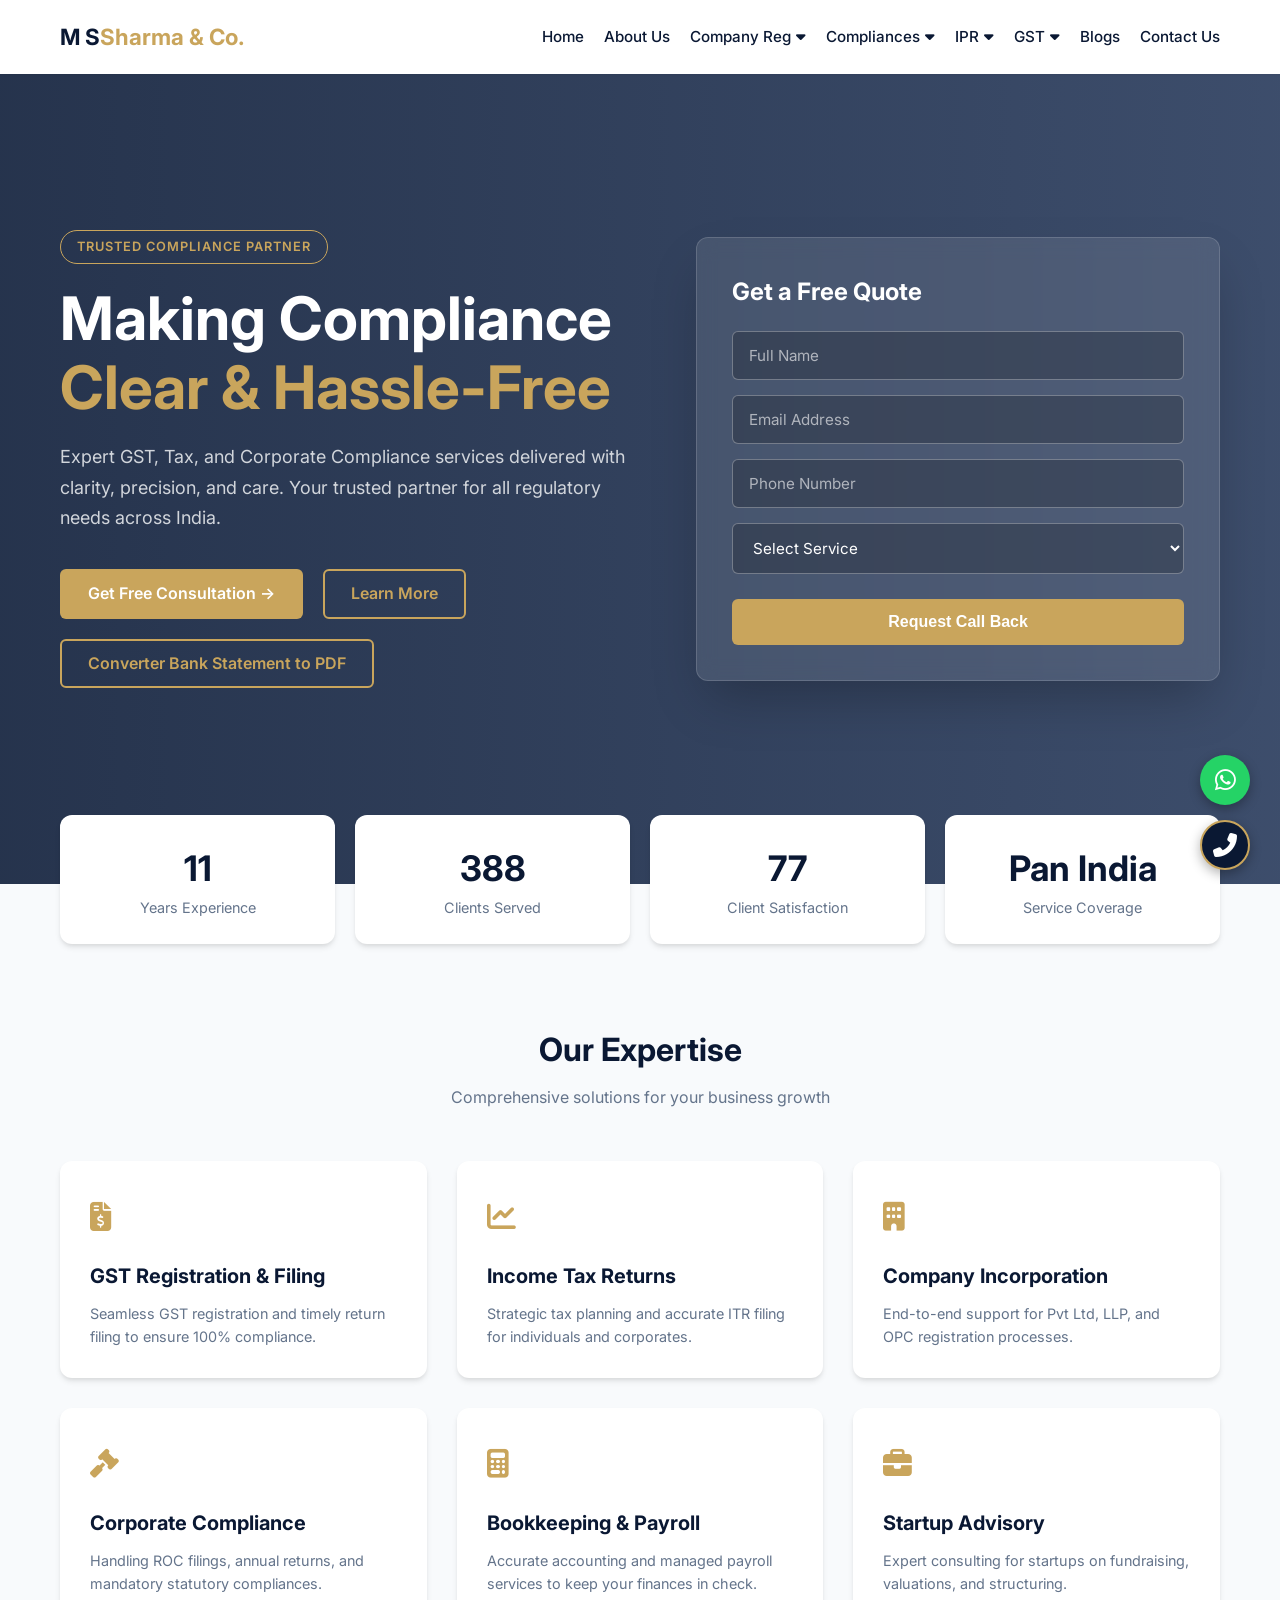
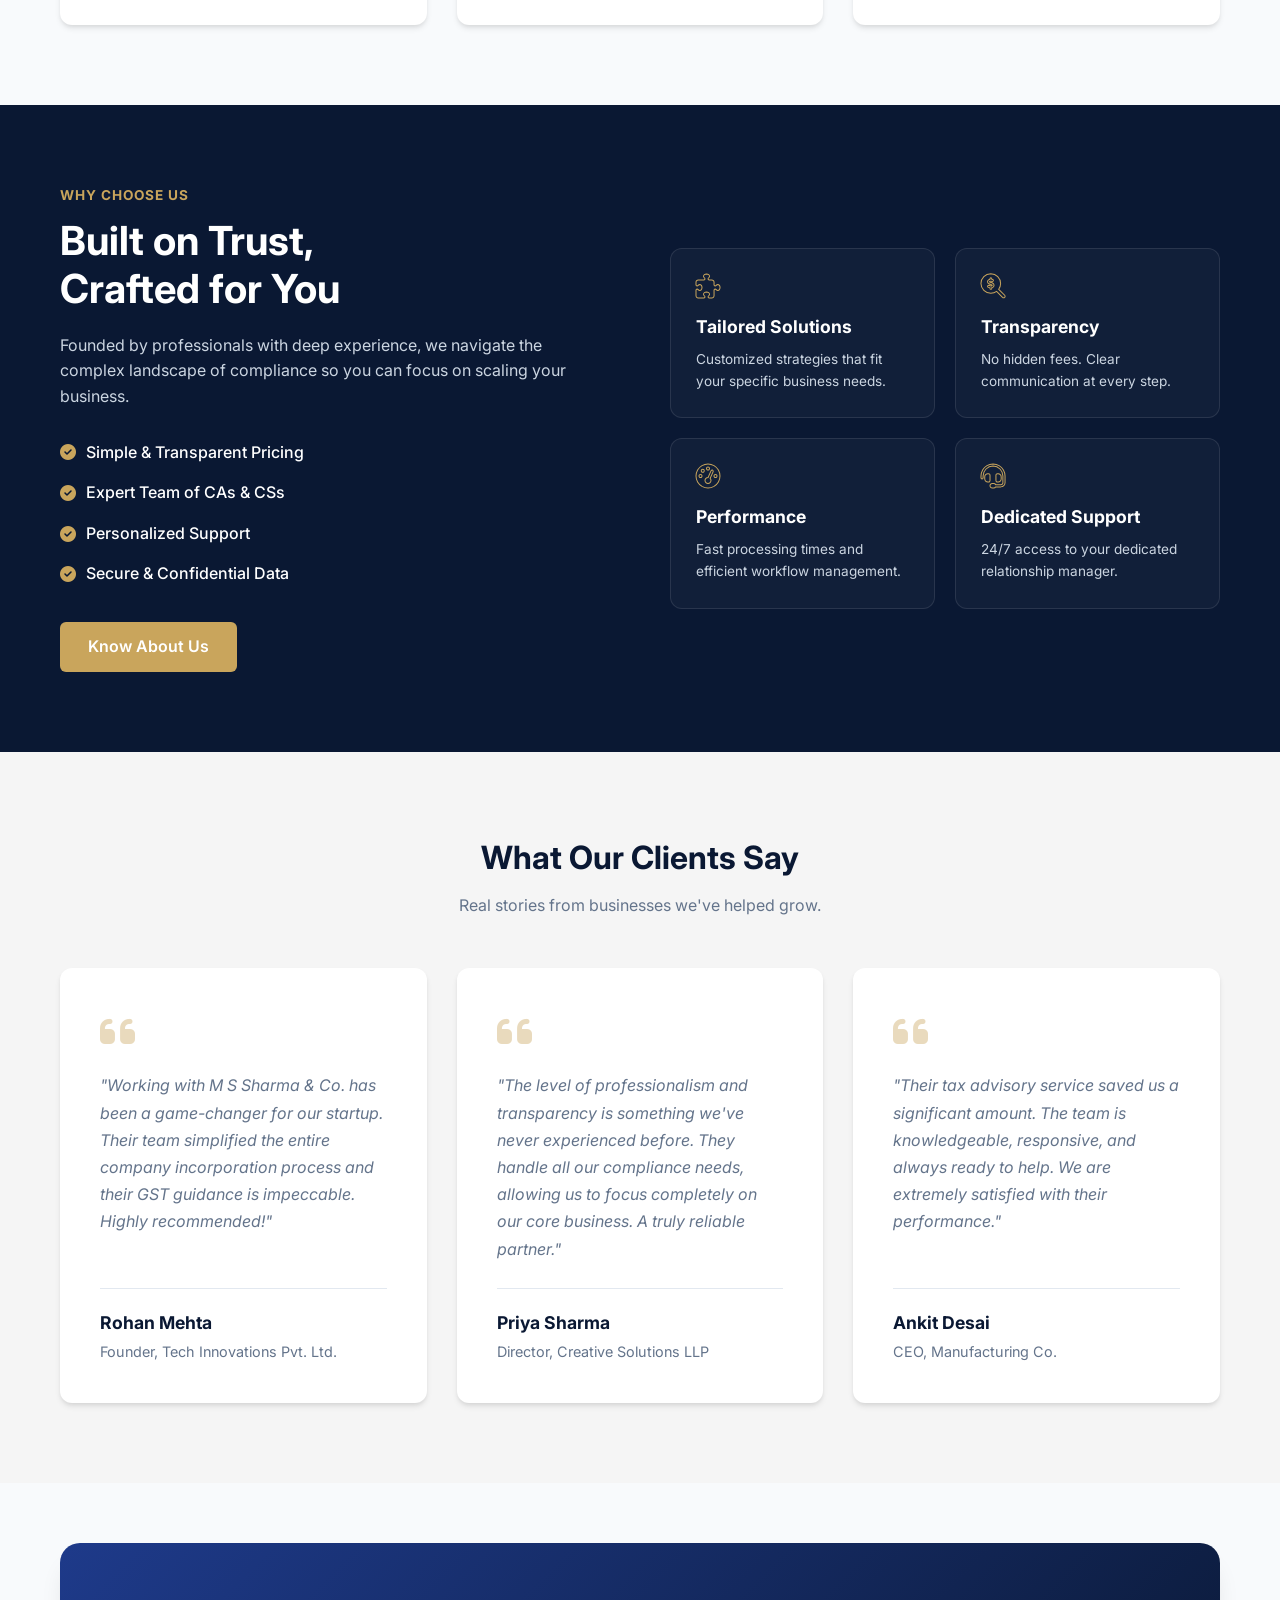
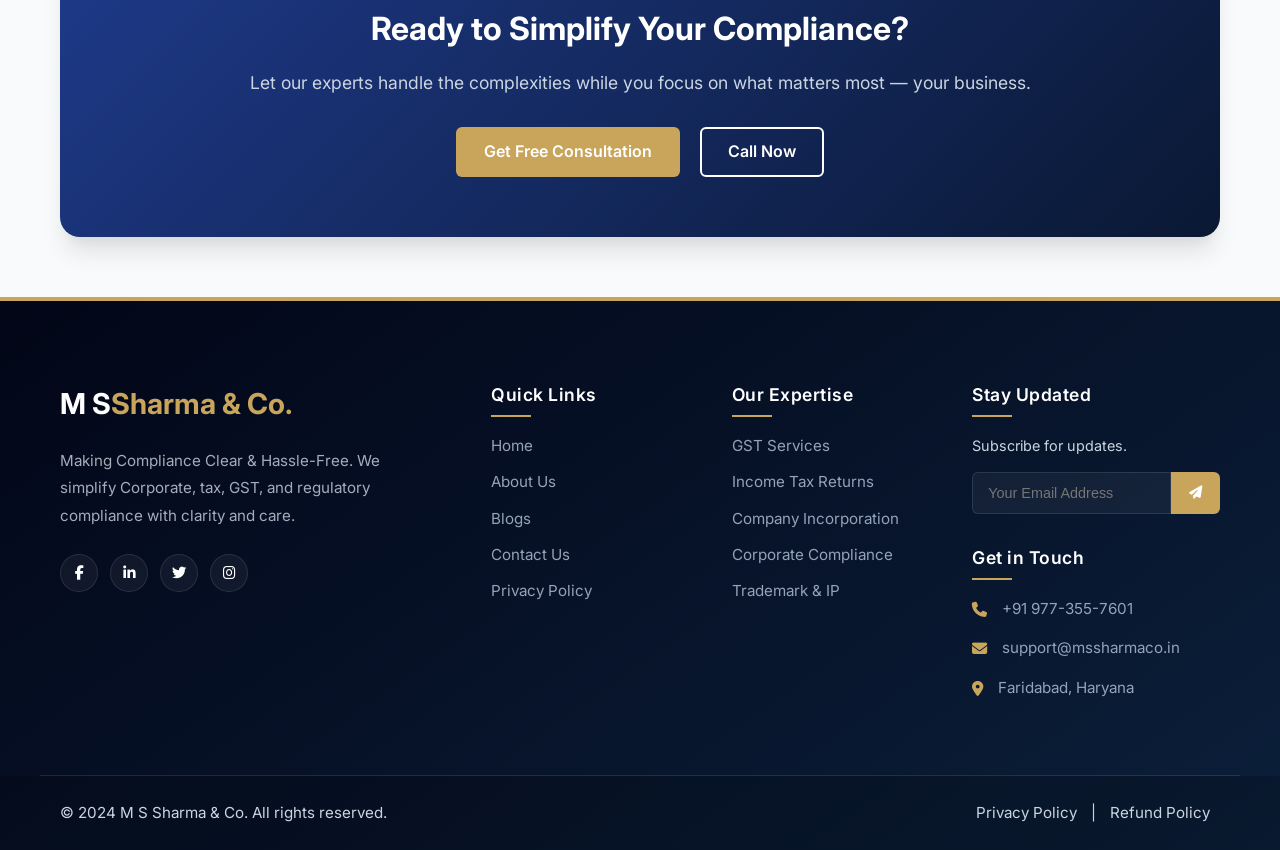
<file: index.html>
<!DOCTYPE html>
<html lang="en">
<head>
    <meta charset="UTF-8">
    <meta name="viewport" content="width=device-width, initial-scale=1.0">
    <title>M S Sharma & Co. | Home</title>
    <meta name="description" content="M S Sharma & Co. provides expert GST, Income Tax, Company Incorporation, and Corporate Compliance services. Your trusted CA/CS partner for business growth in India.">
    <meta name="keywords" content="CA firm, CS firm, GST Registration, Company Incorporation, Income Tax Return, Corporate Compliance, Trademark Registration, Business Advisory">
    <link rel="stylesheet" href="style.css">
    <link rel="canonical" href="https://www.mssharmaco.in/index.html">
    <link rel="icon" href="favicon.ico" type="image/x-icon">

    <!-- Open Graph / Facebook -->
    <meta property="og:type" content="website">
    <meta property="og:url" content="https://www.mssharmaco.in/">
    <meta property="og:title" content="M S Sharma & Co. | Expert CA & CS Services">
    <meta property="og:description" content="Your trusted partner for GST, Income Tax, Company Incorporation, and Corporate Compliance in India.">
    <meta property="og:image" content="https://www.mssharmaco.in/assets/og-image.jpg">

    <!-- Twitter -->
    <meta property="twitter:card" content="summary_large_image">
    <meta property="twitter:url" content="https://www.mssharmaco.in/">
    <meta property="twitter:title" content="M S Sharma & Co. | Expert CA & CS Services">
    <meta property="twitter:description" content="Your trusted partner for GST, Income Tax, Company Incorporation, and Corporate Compliance in India.">
    <meta property="twitter:image" content="https://www.mssharmaco.in/assets/og-image.jpg">

    <!-- Google Fonts: Inter -->
    <link rel="preconnect" href="https://fonts.googleapis.com">
    <link rel="preconnect" href="https://fonts.gstatic.com" crossorigin>
    <link href="https://fonts.googleapis.com/css2?family=Inter:wght@300;400;500;600;700&display=swap" rel="stylesheet">
    <!-- Font Awesome for Icons -->
    <link rel="stylesheet" href="https://cdnjs.cloudflare.com/ajax/libs/font-awesome/6.4.0/css/all.min.css">

    <!-- Schema.org JSON-LD -->
    <script type="application/ld+json">
    {
      "@context": "https://schema.org",
      "@type": "AccountingService",
      "name": "M S Sharma & Co.",
      "image": "https://www.mssharmaco.in/logo.png",
      "description": "Expert GST, Income Tax, Company Incorporation, and Corporate Compliance services.",
      "address": {
        "@type": "PostalAddress",
        "streetAddress": "A- 2293, Greenfields Colony, Sector 42",
        "addressLocality": "Faridabad",
        "addressRegion": "Haryana",
        "postalCode": "121003",
        "addressCountry": "IN"
      },
      "geo": {
        "@type": "GeoCoordinates",
        "latitude": "28.4089",
        "longitude": "77.3178"
      },
      "url": "https://www.mssharmaco.in",
      "telephone": "+919773557601",
      "priceRange": "₹₹"
    }
    </script>
</head>
<body></details>

<!--
[PROMPT_SUGGESTION]Make each service on the IPR page clickable and link to a detailed service page.[/PROMPT_SUGGESTION]
[PROMPT_SUGGESTION]Add a "Request a Quote" button to each service card on the IPR page.[/PROMPT_SUGGESTION]
-->


    <!-- Navigation -->
    <nav class="navbar">
        <div class="container nav-container">
            <a href="index.html" class="logo">M S<span>Sharma & Co.</span></a>
            <button class="menu-toggle" aria-label="Toggle Menu">
                <i class="fas fa-bars"></i>
            </button>
            <ul class="nav-links">
                <li><a href="index.html" class="active">Home</a></li>
                <li><a href="about.html">About Us</a></li>
                <li class="dropdown">
                    <a href="#" class="dropbtn">Company Reg <i class="fas fa-caret-down"></i></a>
                    <div class="dropdown-content scrollable">
                        <a href="private-limited-registration.html">Private Limited Company Registration</a>
                        <a href="llp-registration.html">LLP Registration</a>
                    
                    </div>
                </li>
                <li class="dropdown">
                    <a href="#" class="dropbtn">Compliances <i class="fas fa-caret-down"></i></a>
                    <div class="dropdown-content scrollable">
                        <div class="dropdown-header">Company Compliance</div>
                        <a href="contact.html">LLP Annual Compliance</a>
                        <a href="contact.html">Annual Compliance for Private Limited Company</a>
                         <div class="dropdown-header">Services</div>
                        <a href="contact.html">Book Keeping and Accounting Services</a>
                         <div class="dropdown-header">Changes</div>
                        <a href="contact.html">Change Pvt Ltd Company Name</a>
                        <a href="contact.html">Close Pvt Ltd Company</a>
                         <div class="dropdown-header">Director Related</div>
                        <a href="contact.html">Director Appointment</a>
                        <a href="contact.html">Change of Auditor</a>
                         <div class="dropdown-header">Event Based Compliance</div>
                        <a href="contact.html">Winding Up of A Company</a>
                        <a href="contact.html">Increase Authorized Capital</a>
                        <a href="contact.html">Change in Registered Office</a>
                        <a href="contact.html">Change in Object Clause</a>
                         <div class="dropdown-header">Director</div>
                        <a href="contact.html">Director Appointment</a>
                        <a href="contact.html">Removal of Director</a>
                        <a href="contact.html">Change in Director</a>
                        <a href="contact.html">Add Designated Partner</a>
                        <a href="contact.html">Director Resignation</a>
                         <div class="dropdown-header">Other</div>
                        <a href="contact.html">DIR-3 KYC for Director</a>
                        <a href="contact.html">Transfer of Shares</a>
                        <a href="contact.html">Issue of Shares</a>
                    </div>
                </li>

                <li class="dropdown">
                    <a href="ipr.html" class="dropbtn">IPR <i class="fas fa-caret-down"></i></a>
                    <div class="dropdown-content scrollable">
                        <a href="ipr.html">Trademark Services</a>
                      
                    </div>
                </li>
                <li class="dropdown">
                    <a href="gst.html" class="dropbtn">GST <i class="fas fa-caret-down"></i></a>
                    <div class="dropdown-content scrollable">
                        <div class="dropdown-header">GST Services</div>
                        <a href="gst.html">GST Registration</a>
                    </div>
                </li>
                <li><a href="blogs.html">Blogs</a></li>
                <li><a href="contact.html">Contact Us</a></li>
            </ul>
        </div>
    </nav>

    <!-- Hero / Intro (Implicit top section) -->
    <header class="hero-section-new">
        <div class="container hero-grid-layout">
            <!-- Left Column: Text -->
            <div class="hero-content-new">
                <span class="hero-badge">Trusted Compliance Partner</span>
                <h1>
                    Making Compliance
                    <span>Clear & Hassle-Free</span>
                </h1>
                <p class="hero-subtext">
                    Expert GST, Tax, and Corporate Compliance services delivered with clarity, precision, and care. Your trusted partner for all regulatory needs across India.
                </p>
                <div class="hero-buttons">
                    <a href="contact.html" class="btn-gold">Get Free Consultation &rarr;</a>
                    <a href="about.html" class="btn-gold-outline">Learn More</a>
                    <a href="https://convertertoolin.netlify.app/" target="_blank" class="btn-gold-outline">Converter Bank Statement to PDF</a>
                </div>
            </div>
            
            <!-- Right Column: Contact Form -->
            <div class="hero-form-wrapper">
                <div class="hero-contact-card">
                    <h3>Get a Free Quote</h3>
                    <form id="heroForm" action="https://formspree.io/f/YOUR_FORM_ID" method="POST">
                        <div class="form-group-hero">
                            <input type="text" name="name" placeholder="Full Name" required>
                        </div>
                        <div class="form-group-hero">
                            <input type="email" name="email" placeholder="Email Address" required>
                        </div>
                        <div class="form-group-hero">
                            <input type="tel" name="phone" placeholder="Phone Number" required>
                        </div>
                        <div class="form-group-hero">
                            <select name="service" required>
                                <option value="" disabled selected>Select Service</option>
                                <option value="GST">GST Registration & Filing</option>
                                <option value="Income Tax">Income Tax Returns</option>
                                <option value="Company">Company Incorporation</option>
                                <option value="Compliance">Corporate Compliance</option>
                                <option value="Other">Other</option>
                            </select>
                        </div>
                        <button type="submit" class="btn-gold">Request Call Back</button>
                    </form>
                </div>
            </div>
        </div>
        <div class="stats-container container">
            <div class="stat-card">
                <h3 class="stat-number" data-target="14" data-suffix="+">0</h3>
                <p>Years Experience</p>
            </div>
            <div class="stat-card">
                <h3 class="stat-number" data-target="500" data-suffix="+">0</h3>
                <p>Clients Served</p>
            </div>
            <div class="stat-card">
                <h3 class="stat-number" data-target="98" data-suffix="%">0</h3>
                <p>Client Satisfaction</p>
            </div>
            <div class="stat-card">
                <h3>Pan India</h3>
                <p>Service Coverage</p>
            </div>
        </div>
    </header>

    <!-- SECTION 1: SERVICES GRID -->
    <section id="services" class="section services-section">
        <div class="container">
            <div class="section-header text-center">
                <h2 class="section-title">Our Expertise</h2>
                <p class="section-subtitle">Comprehensive solutions for your business growth</p>
            </div>
            
            <div class="services-grid">
                <!-- Card 1 -->
                <div class="service-card">
                    <div class="icon-wrapper"><i class="fas fa-file-invoice-dollar" aria-hidden="true"></i></div>
                    <h3>GST Registration & Filing</h3>
                    <p>Seamless GST registration and timely return filing to ensure 100% compliance.</p>
                </div>
                <!-- Card 2 -->
                <div class="service-card">
                    <div class="icon-wrapper"><i class="fas fa-chart-line" aria-hidden="true"></i></div>
                    <h3>Income Tax Returns</h3>
                    <p>Strategic tax planning and accurate ITR filing for individuals and corporates.</p>
                </div>
                <!-- Card 3 -->
                <div class="service-card">
                    <div class="icon-wrapper"><i class="fas fa-building" aria-hidden="true"></i></div>
                    <h3>Company Incorporation</h3>
                    <p>End-to-end support for Pvt Ltd, LLP, and OPC registration processes.</p>
                </div>
                <!-- Card 4 -->
                <div class="service-card">
                    <div class="icon-wrapper"><i class="fas fa-gavel" aria-hidden="true"></i></div>
                    <h3>Corporate Compliance</h3>
                    <p>Handling ROC filings, annual returns, and mandatory statutory compliances.</p>
                </div>
                <!-- Card 5 -->
                <div class="service-card">
                    <div class="icon-wrapper"><i class="fas fa-calculator" aria-hidden="true"></i></div>
                    <h3>Bookkeeping & Payroll</h3>
                    <p>Accurate accounting and managed payroll services to keep your finances in check.</p>
                </div>
                <!-- Card 6 -->
                <div class="service-card">
                    <div class="icon-wrapper"><i class="fas fa-briefcase" aria-hidden="true"></i></div>
                    <h3>Startup Advisory</h3>
                    <p>Expert consulting for startups on fundraising, valuations, and structuring.</p>
                </div>
            </div>
        </div>
    </section>

    <!-- SECTION 2: WHY CHOOSE US -->
    <section id="about" class="section why-us-section">
        <div class="container why-us-grid">
            <!-- Left Side -->
            <div class="why-us-content">
                <h4 class="small-heading">WHY CHOOSE US</h4>
                <h2>Built on Trust,<br> Crafted for You</h2>
                <p class="why-us-desc">
                    Founded by professionals with deep experience, we navigate the complex landscape of compliance so you can focus on scaling your business.
                </p>
                <ul class="why-us-list">
                    <li><i class="fas fa-check-circle"></i> Simple & Transparent Pricing</li>
                    <li><i class="fas fa-check-circle"></i> Expert Team of CAs & CSs</li>
                    <li><i class="fas fa-check-circle"></i> Personalized Support</li>
                    <li><i class="fas fa-check-circle"></i> Secure & Confidential Data</li>
                </ul>
                <a href="about.html" class="btn-gold">Know About Us</a>
            </div>

            <!-- Right Side (Feature Boxes) -->
            <div class="features-grid">
                <div class="feature-box">
                    <i class="fas fa-puzzle-piece"></i>
                    <h4>Tailored Solutions</h4>
                    <p>Customized strategies that fit your specific business needs.</p>
                </div>
                <div class="feature-box">
                    <i class="fas fa-search-dollar"></i>
                    <h4>Transparency</h4>
                    <p>No hidden fees. Clear communication at every step.</p>
                </div>
                <div class="feature-box">
                    <i class="fas fa-tachometer-alt"></i>
                    <h4>Performance</h4>
                    <p>Fast processing times and efficient workflow management.</p>
                </div>
                <div class="feature-box">
                    <i class="fas fa-headset"></i>
                    <h4>Dedicated Support</h4>
                    <p>24/7 access to your dedicated relationship manager.</p>
                </div>
            </div>
        </div>
    </section>

    <!-- SECTION: TESTIMONIALS -->
    <section class="section testimonials-section">
        <div class="container">
            <div class="section-header text-center">
                <h2 class="section-title">What Our Clients Say</h2>
                <p class="section-subtitle">Real stories from businesses we've helped grow.</p>
            </div>
            <div class="testimonials-grid">
                <!-- Testimonial 1 -->
                <div class="testimonial-card">
                    <i class="fas fa-quote-left"></i>
                    <p class="testimonial-text">"Working with M S Sharma & Co. has been a game-changer for our startup. Their team simplified the entire company incorporation process and their GST guidance is impeccable. Highly recommended!"</p>
                    <div class="testimonial-author">
                        <h4>Rohan Mehta</h4>
                        <p>Founder, Tech Innovations Pvt. Ltd.</p>
                    </div>
                </div>
                <!-- Testimonial 2 -->
                <div class="testimonial-card">
                    <i class="fas fa-quote-left"></i>
                    <p class="testimonial-text">"The level of professionalism and transparency is something we've never experienced before. They handle all our compliance needs, allowing us to focus completely on our core business. A truly reliable partner."</p>
                    <div class="testimonial-author">
                        <h4>Priya Sharma</h4>
                        <p>Director, Creative Solutions LLP</p>
                    </div>
                </div>
                <!-- Testimonial 3 -->
                <div class="testimonial-card">
                    <i class="fas fa-quote-left"></i>
                    <p class="testimonial-text">"Their tax advisory service saved us a significant amount. The team is knowledgeable, responsive, and always ready to help. We are extremely satisfied with their performance."</p>
                    <div class="testimonial-author">
                        <h4>Ankit Desai</h4>
                        <p>CEO, Manufacturing Co.</p>
                    </div>
                </div>
            </div>
        </div>
    </section>

    <!-- SECTION 3: CTA -->
    <section class="section cta-section">
        <div class="container">
            <div class="cta-box">
                <h2>Ready to Simplify Your Compliance?</h2>
                <p>Let our experts handle the complexities while you focus on what matters most — your business.</p>
                <div class="cta-buttons">
                    <a href="contact.html" class="btn-gold">Get Free Consultation</a>
                    <a href="tel:+919773557601" class="btn-outline">Call Now</a>
                </div>
            </div>
        </div>
    </section>

    <!-- SECTION 4: FOOTER -->
    <footer class="footer">
        <div class="container footer-grid">
            <!-- Column 1 -->
            <div class="footer-col footer-brand">
                <a href="index.html" class="footer-logo">M S<span>Sharma & Co.</span></a>
                <p>Making Compliance Clear & Hassle-Free. We simplify Corporate, tax, GST, and regulatory compliance with clarity and care.</p>
                <div class="footer-social">
                    <a href="#"><i class="fab fa-facebook-f"></i></a>
                    <a href="#"><i class="fab fa-linkedin-in"></i></a>
                    <a href="#"><i class="fab fa-twitter"></i></a>
                    <a href="#"><i class="fab fa-instagram"></i></a>
                </div>
            </div>
            <!-- Column 2 -->
            <div class="footer-col">
                <h4>Quick Links</h4>
                <ul class="footer-links">
                    <li><a href="index.html">Home</a></li>
                    <li><a href="about.html">About Us</a></li>
                    <li><a href="blogs.html">Blogs</a></li>
                    <li><a href="contact.html">Contact Us</a></li>
                    <li><a href="privacy-policy.html">Privacy Policy</a></li>
                </ul>
            </div>
            <!-- Column 3 -->
            <div class="footer-col">
                <h4>Our Expertise</h4>
                <ul class="footer-links">
                    <li><a href="gst.html">GST Services</a></li>
                    <li><a href="contact.html">Income Tax Returns</a></li>
                    <li><a href="contact.html">Company Incorporation</a></li>
                    <li><a href="contact.html">Corporate Compliance</a></li>
                    <li><a href="ipr.html">Trademark & IP</a></li>
                </ul>
            </div>
            <!-- Column 4 -->
            <div class="footer-col">
                <h4>Stay Updated</h4>
                <p style="margin-bottom: 15px; font-size: 0.9rem;">Subscribe for updates.</p>
                <form class="newsletter-form">
                    <div class="newsletter-group">
                        <input type="email" placeholder="Your Email Address" required>
                        <button type="submit"><i class="fas fa-paper-plane"></i></button>
                    </div>
                </form>
                <h4>Get in Touch</h4>
                <ul class="footer-contact-info">
                    <li><i class="fas fa-phone-alt"></i> +91 977-355-7601</li>
                    <li><i class="fas fa-envelope"></i> support@mssharmaco.in</li>
                    <li><i class="fas fa-map-marker-alt"></i> Faridabad, Haryana</li>
                </ul>
            </div>
        </div>
        <div class="footer-bottom">
            <div class="container bottom-flex">
                <p>&copy; 2024 M S Sharma & Co. All rights reserved.</p>
                <div class="legal-links">
                    <a href="privacy-policy.html">Privacy Policy</a>
                    <span>|</span>
                    <a href="refund-policy.html">Refund Policy</a>
                </div>
            </div>
        </div>
    </footer>

    <script src="script.js"></script>
</body>
</html>
</file>
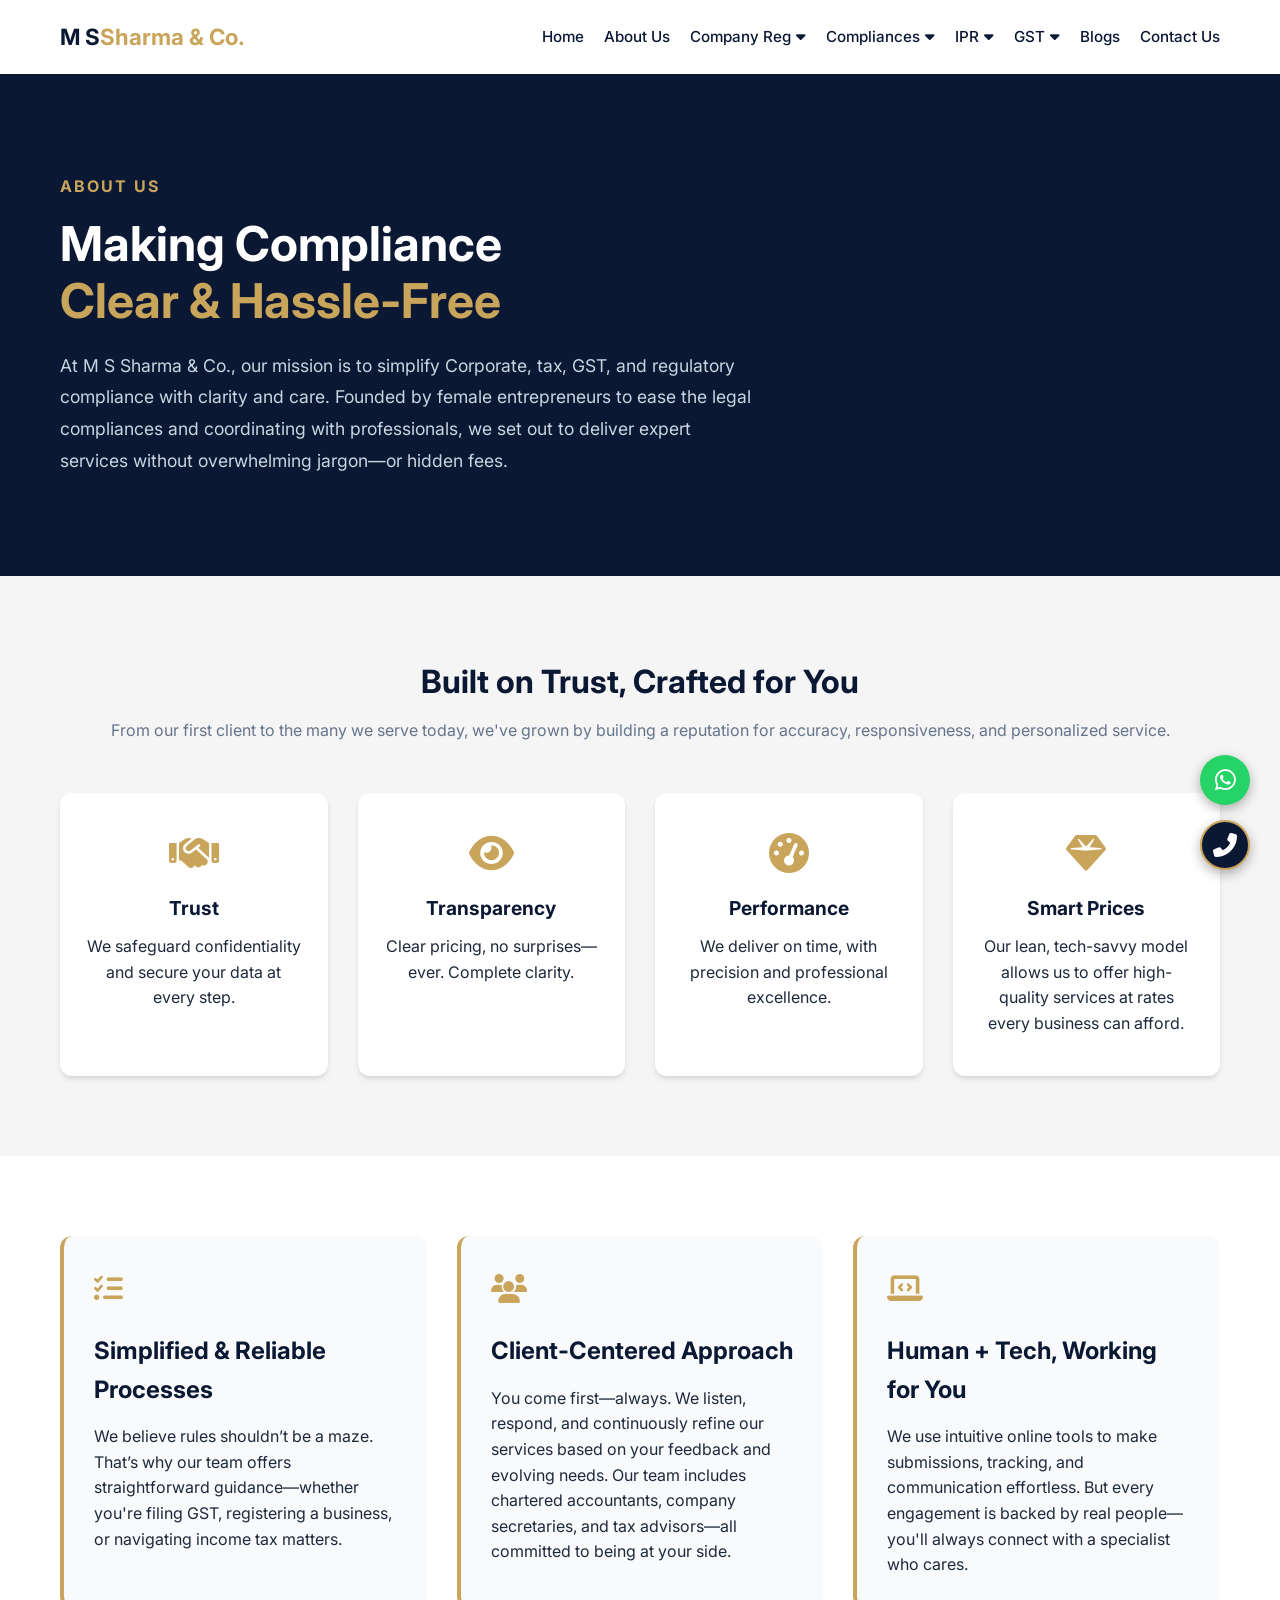
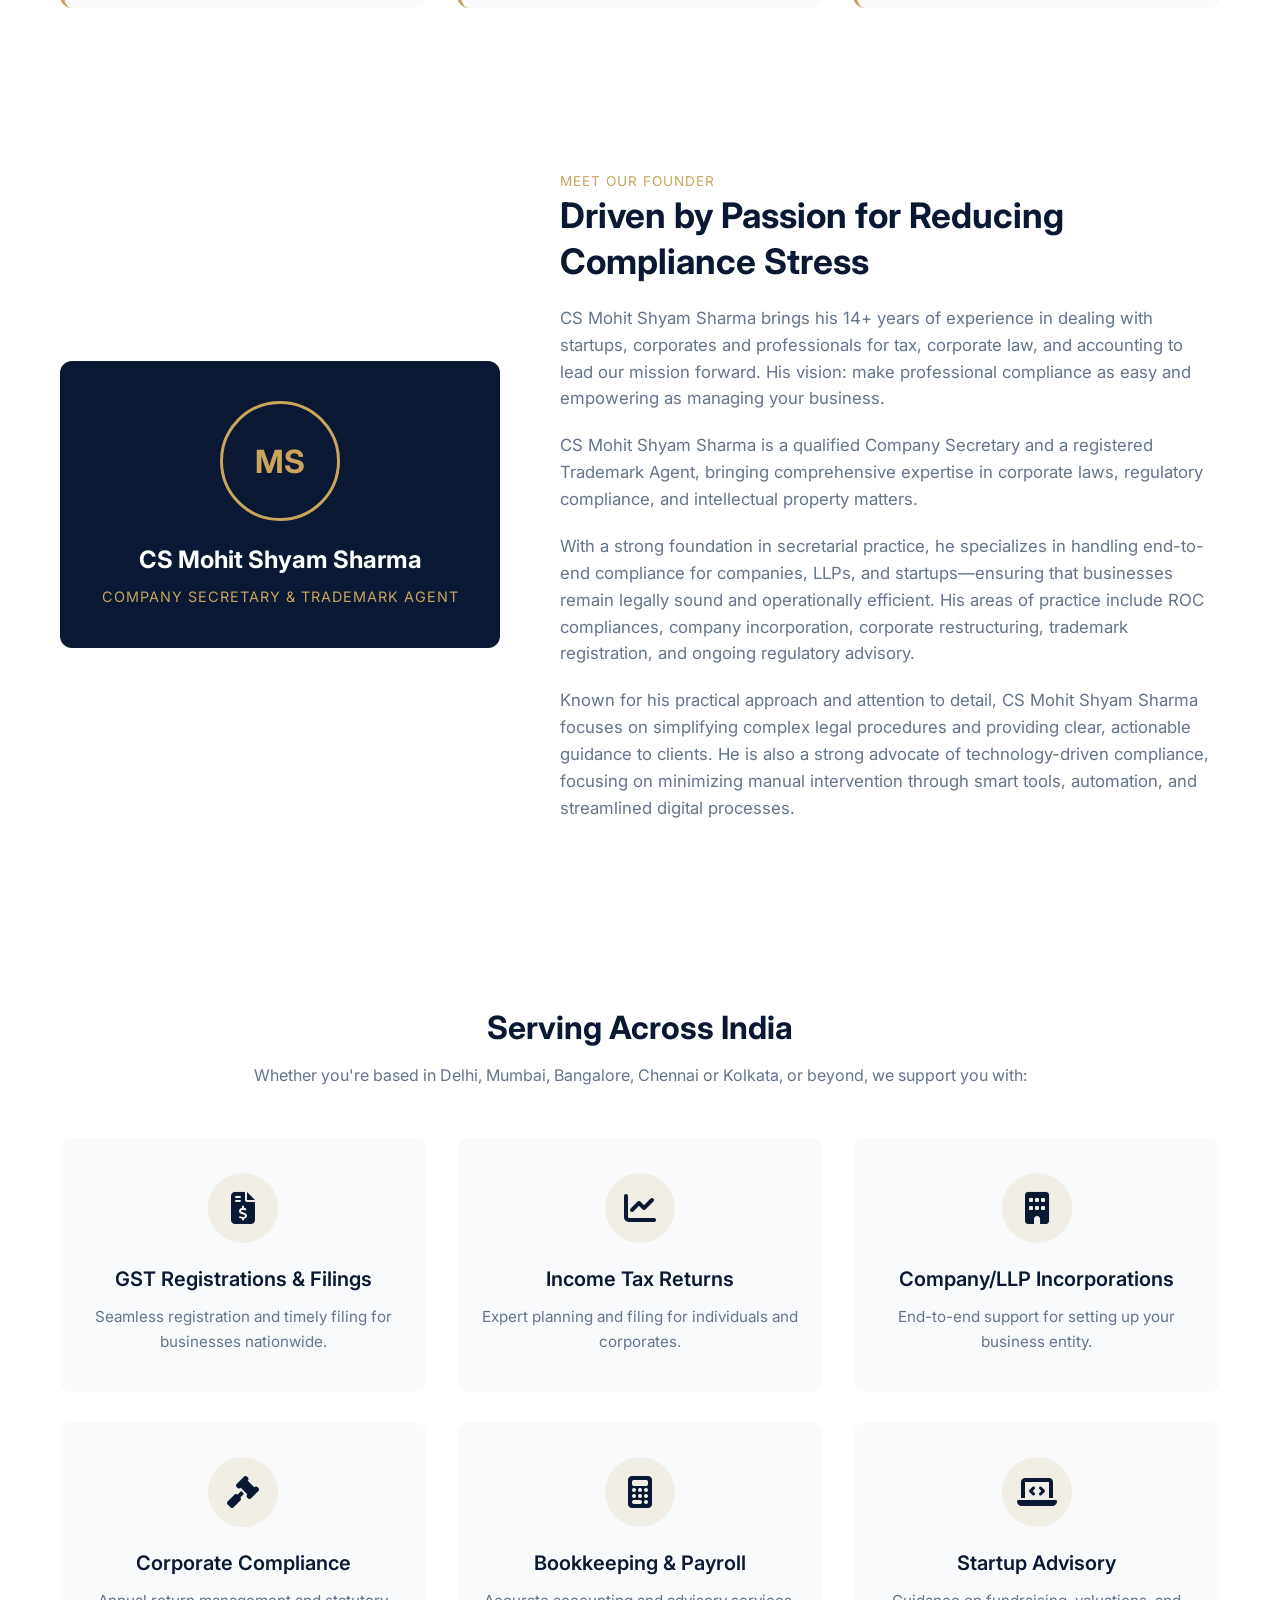
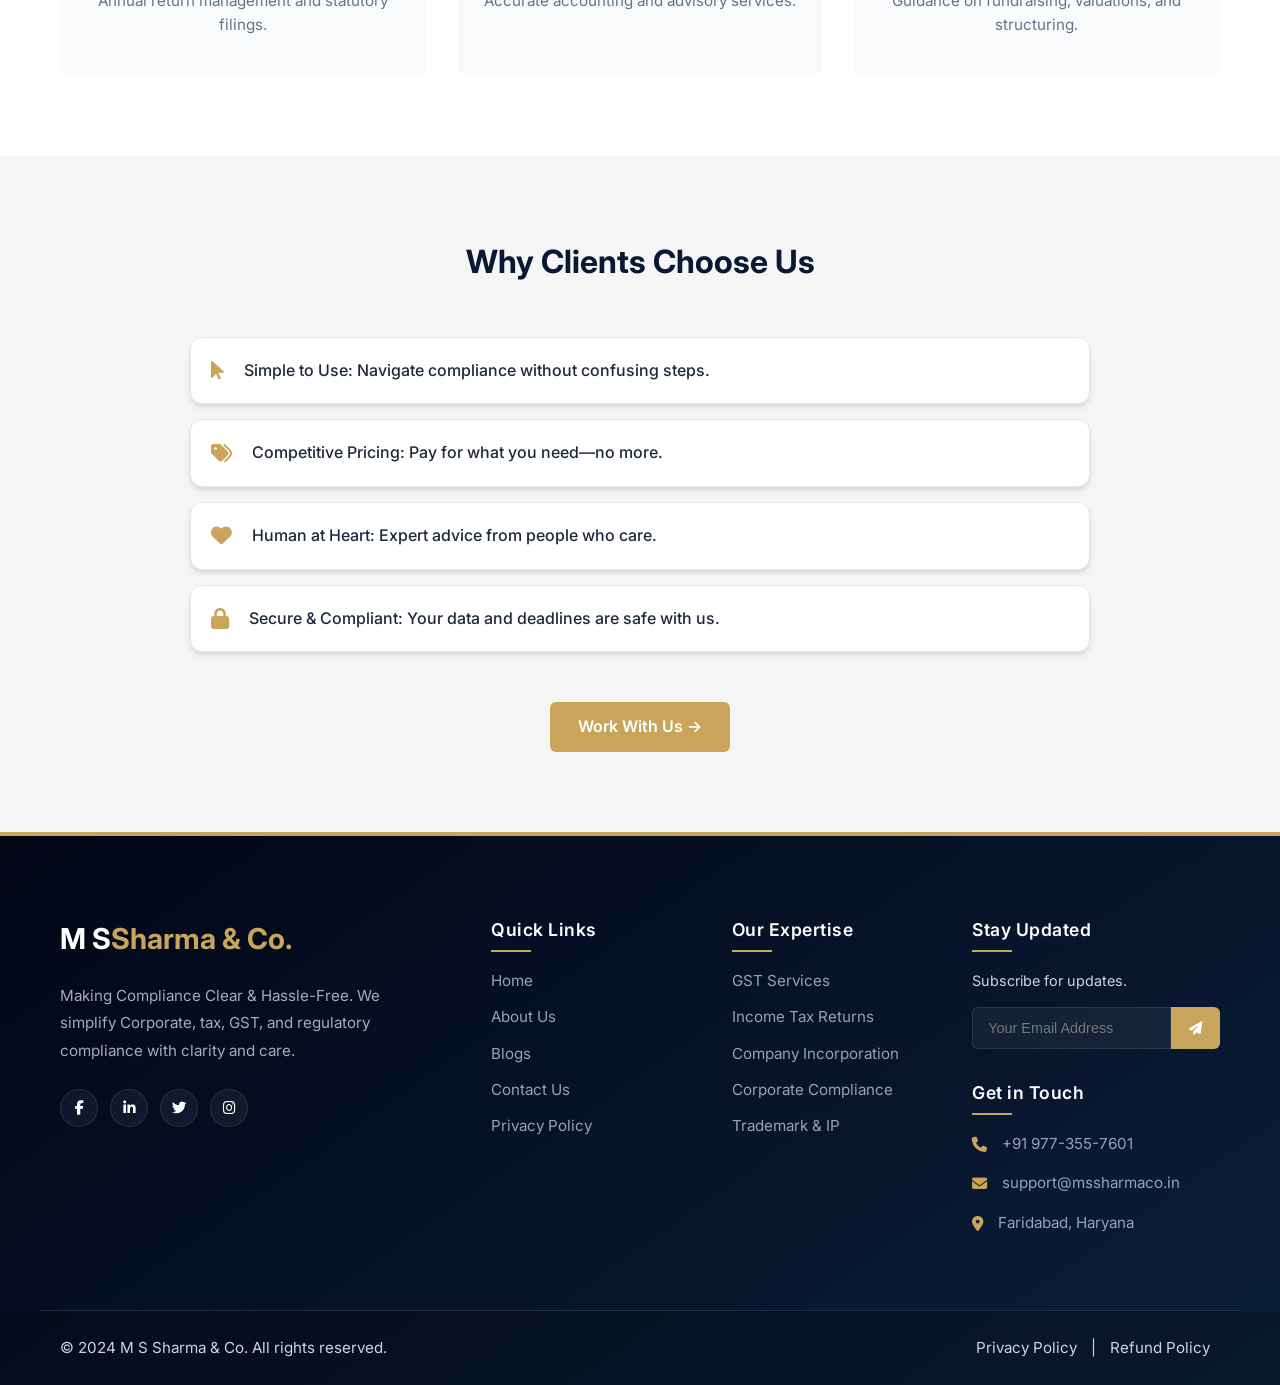
<file: about.html>
<!DOCTYPE html>
<html lang="en">
<head>
    <meta charset="UTF-8">
    <meta name="viewport" content="width=device-width, initial-scale=1.0">
    <title>About Us | M S Sharma & Co.</title>
    <meta name="description" content="Learn about M S Sharma & Co., a team of expert CAs and CSs dedicated to simplifying corporate compliance, tax, and regulatory requirements for businesses in India.">
    <meta name="keywords" content="About M S Sharma & Co, Chartered Accountants, Company Secretaries, Legal Compliance Experts, Business Consultants">
    <link rel="stylesheet" href="style.css">
    <link rel="canonical" href="https://www.mssharmaco.in/about.html">
    <link rel="icon" href="favicon.ico" type="image/x-icon">

    <meta property="og:title" content="About Us | M S Sharma & Co.">
    <meta property="og:description" content="Learn about M S Sharma & Co., a team of expert CAs and CSs.">
    <meta property="og:url" content="https://www.mssharmaco.in/about.html">

    <link href="https://fonts.googleapis.com/css2?family=Inter:wght@300;400;500;600;700&display=swap" rel="stylesheet">
    <link rel="stylesheet" href="https://cdnjs.cloudflare.com/ajax/libs/font-awesome/6.4.0/css/all.min.css">
    <script type="application/ld+json">
    {
      "@context": "https://schema.org",
      "@type": "AccountingService",
      "name": "M S Sharma & Co.",
      "url": "https://www.mssharmaco.in",
      "logo": "https://www.mssharmaco.in/logo.png",
      "foundingDate": "2010",
      "founder": {
        "@type": "Person",
        "name": "CS Mohit Shyam Sharma"
      }
    }
    </script>
</head>
<body>

    <!-- Navigation -->
    <nav class="navbar">
        <div class="container nav-container">
            <a href="index.html" class="logo">M S<span>Sharma & Co.</span></a>
            <button class="menu-toggle" aria-label="Toggle Menu"><i class="fas fa-bars"></i></button>
            <ul class="nav-links">
                <li><a href="index.html">Home</a></li>
                <li><a href="about.html" class="active">About Us</a></li>
                <li class="dropdown">
                    <a href="#" class="dropbtn">Company Reg <i class="fas fa-caret-down"></i></a>
                    <div class="dropdown-content scrollable">
                        <a href="private-limited-registration.html">Private Limited Company Registration</a>
                        <a href="llp-registration.html">LLP Registration</a>
                        
                    </div>
                </li>
                <li class="dropdown">
                    <a href="#" class="dropbtn">Compliances <i class="fas fa-caret-down"></i></a>
                    <div class="dropdown-content scrollable">
                        <div class="dropdown-header">Company Compliance</div>
                        <a href="contact.html">LLP Annual Compliance</a>
                        <a href="contact.html">Annual Compliance for Private Limited Company</a>
                        <div class="dropdown-header">Services</div>
                        <a href="contact.html">Book Keeping and Accounting Services</a>
                        <div class="dropdown-header">Changes</div>
                        <a href="contact.html">Change Pvt Ltd Company Name</a>
                        <a href="contact.html">Close Pvt Ltd Company</a>
                        <div class="dropdown-header">Director Related</div>
                        <a href="contact.html">Director Appointment</a>
                        <a href="contact.html">Change of Auditor</a>
                        <div class="dropdown-header">Event Based Compliance</div>
                        <a href="contact.html">Winding Up of A Company</a>
                        <a href="contact.html">Increase Authorized Capital</a>
                        <a href="contact.html">Change in Registered Office</a>
                        <a href="contact.html">Change in Object Clause</a>
                        <div class="dropdown-header">Director</div>
                        <a href="contact.html">Director Appointment</a>
                        <a href="contact.html">Removal of Director</a>
                        <a href="contact.html">Change in Director</a>
                        <a href="contact.html">Add Designated Partner</a>
                        <a href="contact.html">Director Resignation</a>
                        <div class="dropdown-header">Other</div>
                        <a href="contact.html">DIR-3 KYC for Director</a>
                        <a href="contact.html">Transfer of Shares</a>
                        <a href="contact.html">Issue of Shares</a>
                    </div>
                </li>

                <li class="dropdown">
                    <a href="ipr.html" class="dropbtn">IPR <i class="fas fa-caret-down"></i></a>
                    <div class="dropdown-content scrollable">
                        <a href="ipr.html">Trademark Services</a>
                        
                    </div>
                </li>
                <li class="dropdown">
                    <a href="gst.html" class="dropbtn">GST <i class="fas fa-caret-down"></i></a>
                    <div class="dropdown-content scrollable">
                        <div class="dropdown-header">GST Services</div>
                        <a href="gst.html">GST Registration</a>
                    </div>
                </li>
                <li><a href="blogs.html">Blogs</a></li>
                <li><a href="contact.html">Contact Us</a></li>
            </ul>
        </div>
    </nav>

    <!-- SECTION 1: HERO -->
    <header class="about-hero">
        <div class="container">
            <span class="about-label">ABOUT US</span>
            <h1>Making Compliance <br> <span>Clear &amp; Hassle-Free</span></h1>
            <p>At M S Sharma & Co., our mission is to simplify Corporate, tax, GST, and regulatory compliance with clarity and care. Founded by female entrepreneurs to ease the legal compliances and coordinating with professionals, we set out to deliver expert services without overwhelming jargon—or hidden fees.</p>
        </div>
    </header>

    <!-- SECTION 2: VALUES / FEATURES -->
    <section class="section trust-section" style="background-color: #f5f5f5;">
        <div class="container">
            <div class="section-header">
                <h2 class="section-title">Built on Trust, Crafted for You</h2>
                <p class="section-subtitle">From our first client to the many we serve today, we've grown by building a reputation for accuracy, responsiveness, and personalized service.</p>
            </div>
            
            <div class="trust-grid">
                <div class="trust-card">
                    <i class="fas fa-handshake"></i>
                    <h3>Trust</h3>
                    <p>We safeguard confidentiality and secure your data at every step.</p>
                </div>
                <div class="trust-card">
                    <i class="fas fa-eye"></i>
                    <h3>Transparency</h3>
                    <p>Clear pricing, no surprises—ever. Complete clarity.</p>
                </div>
                <div class="trust-card">
                    <i class="fas fa-tachometer-alt"></i>
                    <h3>Performance</h3>
                    <p>We deliver on time, with precision and professional excellence.</p>
                </div>
                <div class="trust-card">
                    <i class="fas fa-gem"></i>
                    <h3>Smart Prices</h3>
                    <p>Our lean, tech-savvy model allows us to offer high-quality services at rates every business can afford.</p>
                </div>
            </div>
        </div>
    </section>

    <!-- SECTION: Mission & Vision -->
    <section class="section mission-vision-section">
        <div class="container">
            <div class="mission-vision-grid">
                <div class="mission-box">
                    <div class="icon-wrapper"><i class="fas fa-tasks"></i></div>
                    <h3>Simplified & Reliable Processes</h3>
                    <p>We believe rules shouldn’t be a maze. That’s why our team offers straightforward guidance—whether you're filing GST, registering a business, or navigating income tax matters.</p>
                </div>
                <div class="vision-box">
                    <div class="icon-wrapper"><i class="fas fa-users"></i></div>
                    <h3>Client-Centered Approach</h3>
                    <p>You come first—always. We listen, respond, and continuously refine our services based on your feedback and evolving needs. Our team includes chartered accountants, company secretaries, and tax advisors—all committed to being at your side.</p>
                </div>
                <div class="mission-box">
                    <div class="icon-wrapper"><i class="fas fa-laptop-code"></i></div>
                    <h3>Human + Tech, Working for You</h3>
                    <p>We use intuitive online tools to make submissions, tracking, and communication effortless. But every engagement is backed by real people—you'll always connect with a specialist who cares.</p>
                </div>
            </div>
        </div>
    </section>

    <!-- SECTION 3: FOUNDER / STORY -->
    <section class="section founder-section">
        <div class="container">
            <div class="founder-grid">
                <div class="founder-card">
                    <div class="founder-avatar">MS</div>
                    <h3>CS Mohit Shyam Sharma</h3>
                    <p>Company Secretary & Trademark Agent</p>
                </div>
                <div class="founder-content">
                    <span class="small-heading">MEET OUR FOUNDER</span>
                    <h2>Driven by Passion for Reducing Compliance Stress</h2>
                    <p>CS Mohit Shyam Sharma brings his 14+ years of experience in dealing with startups, corporates and professionals for tax, corporate law, and accounting to lead our mission forward. His vision: make professional compliance as easy and empowering as managing your business.</p>
                    <p>CS Mohit Shyam Sharma is a qualified Company Secretary and a registered Trademark Agent, bringing comprehensive expertise in corporate laws, regulatory compliance, and intellectual property matters.</p>
                    <p>With a strong foundation in secretarial practice, he specializes in handling end-to-end compliance for companies, LLPs, and startups—ensuring that businesses remain legally sound and operationally efficient. His areas of practice include ROC compliances, company incorporation, corporate restructuring, trademark registration, and ongoing regulatory advisory.</p>
                    <p>Known for his practical approach and attention to detail, CS Mohit Shyam Sharma focuses on simplifying complex legal procedures and providing clear, actionable guidance to clients. He is also a strong advocate of technology-driven compliance, focusing on minimizing manual intervention through smart tools, automation, and streamlined digital processes.</p>
                </div>
            </div>
        </div>
    </section>

    <!-- SECTION: Industries/Services -->
    <section class="section industries-section">
        <div class="container">
            <div class="section-header text-center">
                <h2 class="section-title">Serving Across India</h2>
                <p class="section-subtitle">Whether you're based in Delhi, Mumbai, Bangalore, Chennai or Kolkata, or beyond, we support you with:</p>
            </div>
            <div class="industries-grid">
                <!-- Card 1 -->
                <div class="industry-card">
                    <i class="fas fa-file-invoice-dollar"></i>
                    <h4>GST Registrations & Filings</h4>
                    <p>Seamless registration and timely filing for businesses nationwide.</p>
                </div>
                <!-- Card 2 -->
                <div class="industry-card">
                    <i class="fas fa-chart-line"></i>
                    <h4>Income Tax Returns</h4>
                    <p>Expert planning and filing for individuals and corporates.</p>
                </div>
                <!-- Card 3 -->
                <div class="industry-card">
                    <i class="fas fa-building"></i>
                    <h4>Company/LLP Incorporations</h4>
                    <p>End-to-end support for setting up your business entity.</p>
                </div>
                <!-- Card 4 -->
                <div class="industry-card">
                    <i class="fas fa-gavel"></i>
                    <h4>Corporate Compliance</h4>
                    <p>Annual return management and statutory filings.</p>
                </div>
                <!-- Card 5 -->
                <div class="industry-card">
                    <i class="fas fa-calculator"></i>
                    <h4>Bookkeeping & Payroll</h4>
                    <p>Accurate accounting and advisory services.</p>
                </div>
                <!-- Card 6 -->
                <div class="industry-card">
                    <i class="fas fa-laptop-code"></i>
                    <h4>Startup Advisory</h4>
                    <p>Guidance on fundraising, valuations, and structuring.</p>
                </div>
            </div>
        </div>
    </section>
    
    <!-- SECTION 4: WHY CHOOSE US -->
    <section class="section" style="background-color: #f5f5f5;">
        <div class="container">
            <div class="section-header text-center">
                <h2 class="section-title">Why Clients Choose Us</h2>
            </div>
            
            <div class="why-choose-list-horizontal">
                <div class="why-choose-box">
                    <i class="fas fa-mouse-pointer"></i>
                    <p>Simple to Use: Navigate compliance without confusing steps.</p>
                </div>
                <div class="why-choose-box">
                    <i class="fas fa-tags"></i>
                    <p>Competitive Pricing: Pay for what you need—no more.</p>
                </div>
                <div class="why-choose-box">
                    <i class="fas fa-heart"></i>
                    <p>Human at Heart: Expert advice from people who care.</p>
                </div>
                <div class="why-choose-box">
                    <i class="fas fa-lock"></i>
                    <p>Secure & Compliant: Your data and deadlines are safe with us.</p>
                </div>
            </div>

            <div class="centered-cta">
                <a href="contact.html" class="btn-gold">Work With Us &rarr;</a>
            </div>
        </div>
    </section>

    <footer class="footer">
        <div class="container footer-grid">
            <div class="footer-col footer-brand">
                <a href="index.html" class="footer-logo">M S<span>Sharma & Co.</span></a>
                <p>Making Compliance Clear & Hassle-Free. We simplify Corporate, tax, GST, and regulatory compliance with clarity and care.</p>
                <div class="footer-social">
                    <a href="#"><i class="fab fa-facebook-f"></i></a>
                    <a href="#"><i class="fab fa-linkedin-in"></i></a>
                    <a href="#"><i class="fab fa-twitter"></i></a>
                    <a href="#"><i class="fab fa-instagram"></i></a>
                </div>
            </div>
            <div class="footer-col">
                <h4>Quick Links</h4>
                <ul class="footer-links">
                    <li><a href="index.html">Home</a></li>
                    <li><a href="about.html">About Us</a></li>
                    <li><a href="blogs.html">Blogs</a></li>
                    <li><a href="contact.html">Contact Us</a></li>
                    <li><a href="privacy-policy.html">Privacy Policy</a></li>
                </ul>
            </div>
            <div class="footer-col">
                <h4>Our Expertise</h4>
                <ul class="footer-links">
                    <li><a href="gst.html">GST Services</a></li>
                    <li><a href="contact.html">Income Tax Returns</a></li>
                    <li><a href="contact.html">Company Incorporation</a></li>
                    <li><a href="contact.html">Corporate Compliance</a></li>
                    <li><a href="ipr.html">Trademark & IP</a></li>
                </ul>
            </div>
            <div class="footer-col">
                <h4>Stay Updated</h4>
                <p style="margin-bottom: 15px; font-size: 0.9rem;">Subscribe for updates.</p>
                <form class="newsletter-form">
                    <div class="newsletter-group">
                        <input type="email" placeholder="Your Email Address" required>
                        <button type="submit"><i class="fas fa-paper-plane"></i></button>
                    </div>
                </form>
                <h4>Get in Touch</h4>
                <ul class="footer-contact-info">
                    <li><i class="fas fa-phone-alt"></i> +91 977-355-7601</li>
                    <li><i class="fas fa-envelope"></i> support@mssharmaco.in</li>
                    <li><i class="fas fa-map-marker-alt"></i> Faridabad, Haryana</li>
                </ul>
            </div>
        </div>
        <div class="footer-bottom">
            <div class="container bottom-flex">
                <p>&copy; 2024 M S Sharma & Co. All rights reserved.</p>
                <div class="legal-links">
                    <a href="privacy-policy.html">Privacy Policy</a>
                    <span>|</span>
                    <a href="refund-policy.html">Refund Policy</a>
                </div>
            </div>
        </div>
    </footer>

    <script src="script.js"></script>
</body>
</html>
</file>
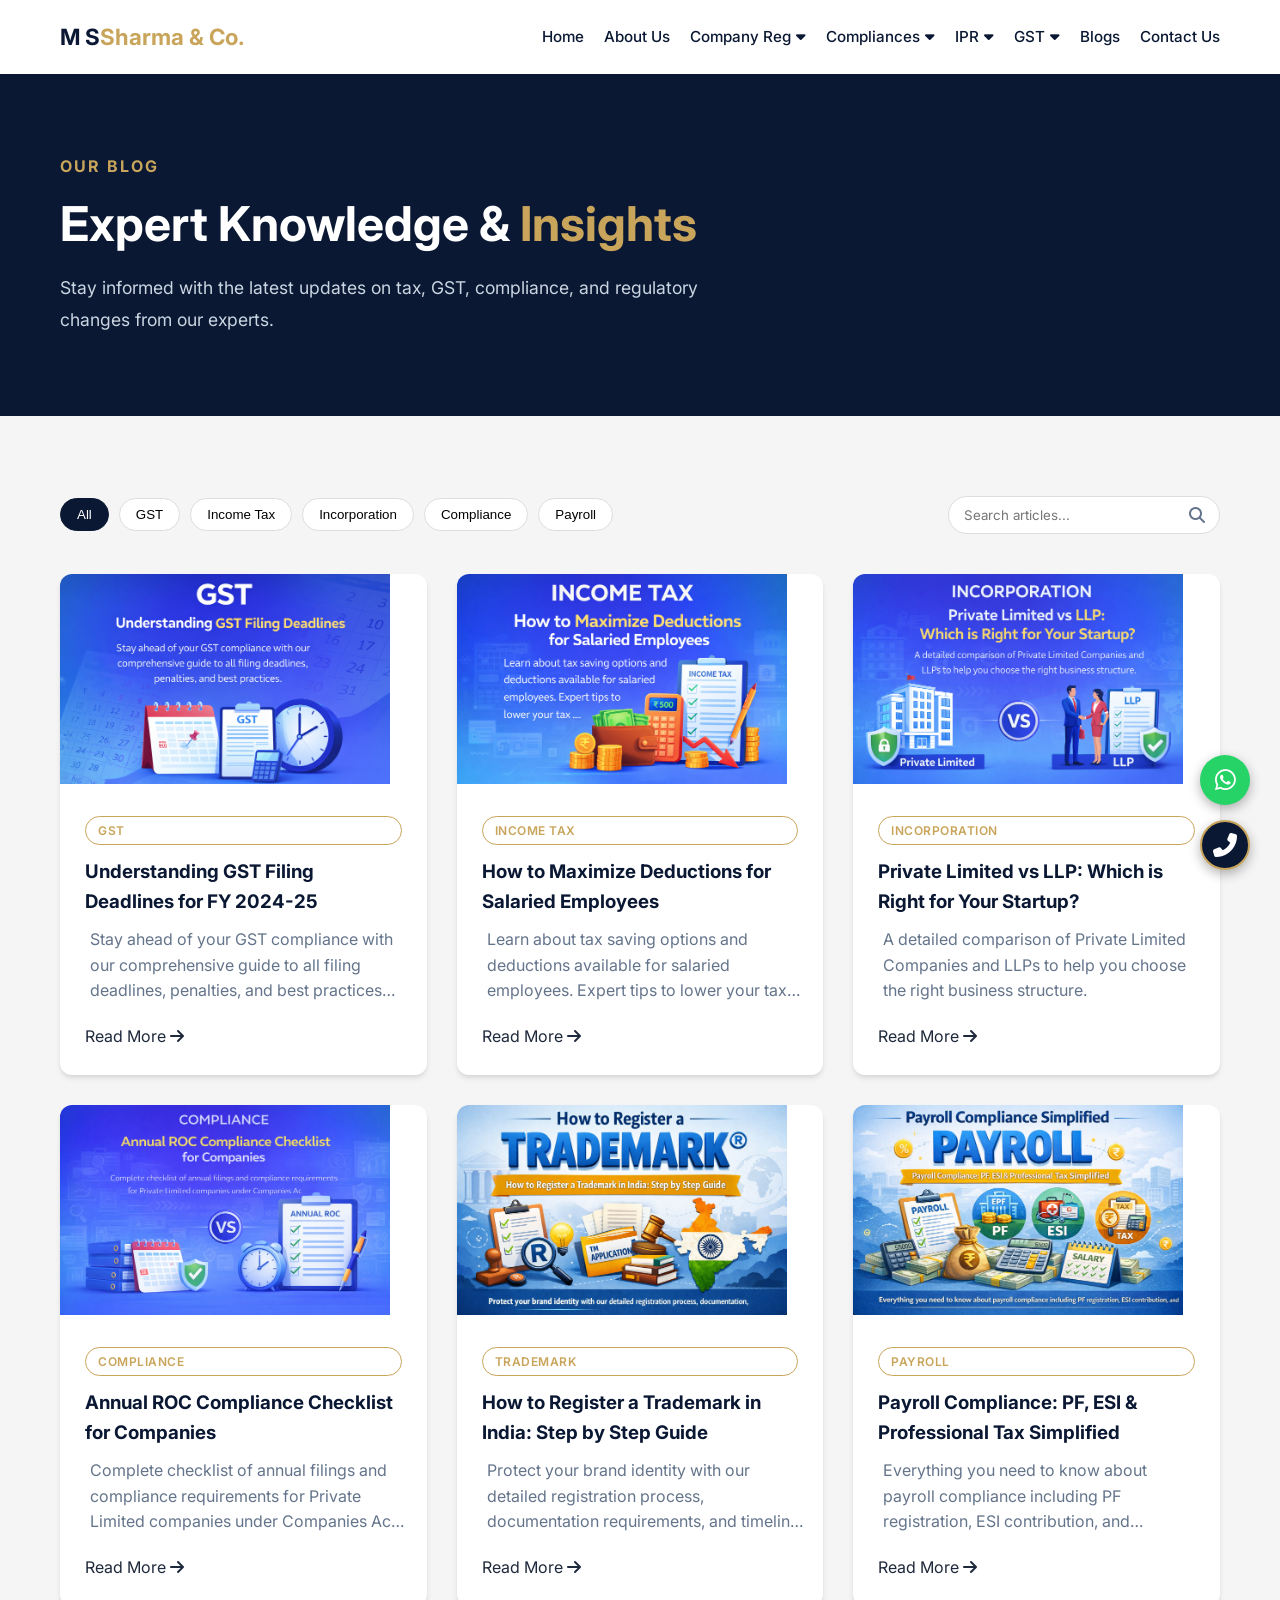
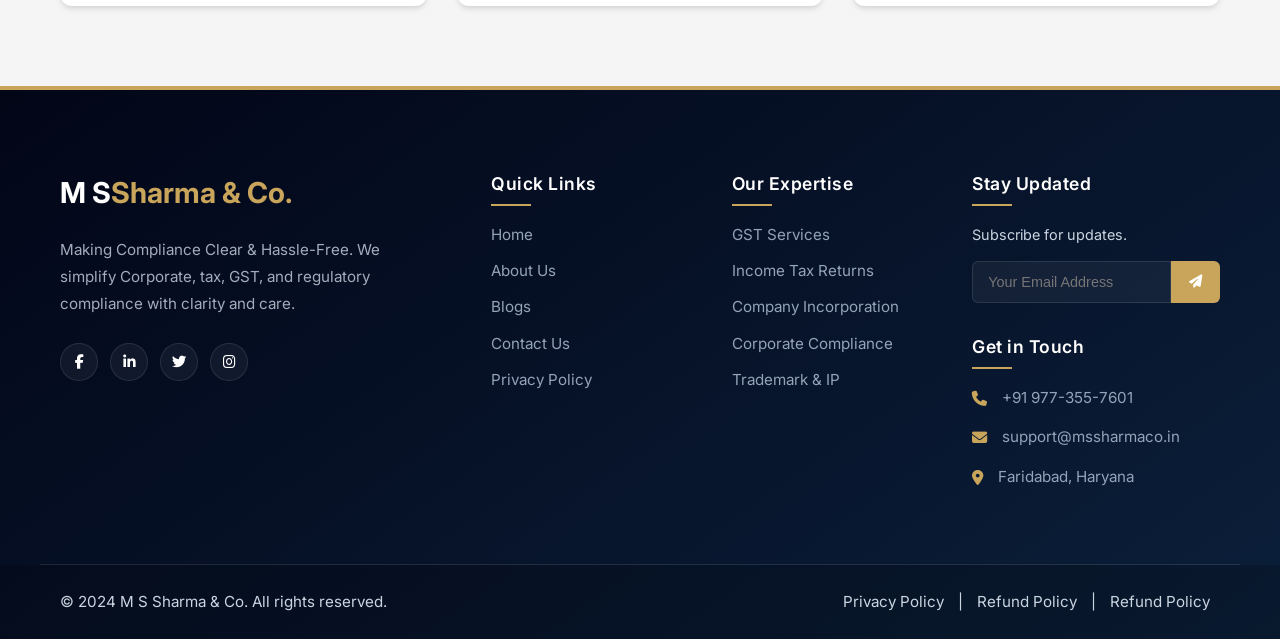
<file: blogs.html>
<!DOCTYPE html>
<html lang="en">
<head>
    <meta charset="UTF-8">
    <meta name="viewport" content="width=device-width, initial-scale=1.0">
    <title>Insights & Blogs | M S Sharma & Co.</title>
    <meta name="description" content="Stay updated with the latest news and insights on GST, Income Tax, Corporate Law, and Business Compliance in India from our expert team.">
    <meta name="keywords" content="Tax Blog, GST Updates, Compliance News, Business Insights, Corporate Law Blog, Financial Tips">
    <link rel="stylesheet" href="style.css">
    <link rel="canonical" href="https://www.mssharmaco.in/blogs.html">
    <link rel="icon" href="favicon.ico" type="image/x-icon">
    <meta property="og:title" content="Insights & Blogs | M S Sharma & Co.">
    <meta property="og:description" content="Stay updated with the latest news and insights on GST, Income Tax, and Corporate Law.">
    <link href="https://fonts.googleapis.com/css2?family=Inter:wght@300;400;500;600;700&display=swap" rel="stylesheet">
    <link rel="stylesheet" href="https://cdnjs.cloudflare.com/ajax/libs/font-awesome/6.4.0/css/all.min.css">
</head>
<body>

    <nav class="navbar">
        <div class="container nav-container">
            <a href="index.html" class="logo">M S<span>Sharma & Co.</span></a>
            <button class="menu-toggle" aria-label="Toggle Navigation"><i class="fas fa-bars"></i></button>
            <ul class="nav-links">
                <li><a href="index.html">Home</a></li>
                <li><a href="about.html">About Us</a></li>
                <li class="dropdown">
                    <a href="#" class="dropbtn">Company Reg <i class="fas fa-caret-down"></i></a>
                    <div class="dropdown-content scrollable">
                        <a href="private-limited-registration.html">Private Limited Company Registration</a>
                        <a href="llp-registration.html">LLP Registration</a>
                        
                    </div>
                </li>
                <li class="dropdown">
                    <a href="#" class="dropbtn">Compliances <i class="fas fa-caret-down"></i></a>
                    <div class="dropdown-content scrollable">
                        <div class="dropdown-header">Company Compliance</div>
                        <a href="contact.html">LLP Annual Compliance</a>
                        <a href="contact.html">Annual Compliance for Private Limited Company</a>
                        <div class="dropdown-header">Services</div>
                        <a href="contact.html">Book Keeping and Accounting Services</a>
                        <div class="dropdown-header">Changes</div>
                        <a href="contact.html">Change Pvt Ltd Company Name</a>
                        <a href="contact.html">Close Pvt Ltd Company</a>
                        <div class="dropdown-header">Director Related</div>
                        <a href="contact.html">Director Appointment</a>
                        <a href="contact.html">Change of Auditor</a>
                        <div class="dropdown-header">Event Based Compliance</div>
                        <a href="contact.html">Winding Up of A Company</a>
                        <a href="contact.html">Increase Authorized Capital</a>
                        <a href="contact.html">Change in Registered Office</a>
                        <a href="contact.html">Change in Object Clause</a>
                        <div class="dropdown-header">Director</div>
                        <a href="contact.html">Director Appointment</a>
                        <a href="contact.html">Removal of Director</a>
                        <a href="contact.html">Change in Director</a>
                        <a href="contact.html">Add Designated Partner</a>
                        <a href="contact.html">Director Resignation</a>
                        <div class="dropdown-header">Other</div>
                        <a href="contact.html">DIR-3 KYC for Director</a>
                        <a href="contact.html">Transfer of Shares</a>
                        <a href="contact.html">Issue of Shares</a>
                    </div>
                </li>

                <li class="dropdown">
                    <a href="ipr.html" class="dropbtn">IPR <i class="fas fa-caret-down"></i></a>
                    <div class="dropdown-content scrollable">
                        <a href="ipr.html">Trademark Services</a>
                        
                    </div>
                </li>
                <li class="dropdown">
                    <a href="gst.html" class="dropbtn">GST <i class="fas fa-caret-down"></i></a>
                    <div class="dropdown-content scrollable">
                        <div class="dropdown-header">GST Services</div>
                        <a href="gst.html">GST Registration</a>
                    </div>
                </li>
                <li><a href="blogs.html" class="active">Blogs</a></li>
                <li><a href="contact.html">Contact Us</a></li>
            </ul>
        </div>
    </nav>

    <header class="page-hero">
        <div class="container">
            <span class="about-label">OUR BLOG</span>
            <h1>Expert Knowledge & <span>Insights</span></h1>
            <p>Stay informed with the latest updates on tax, GST, compliance, and regulatory changes from our experts.</p>
        </div>
    </header>

    <main>
    <section class="section blog-page-section" id="main-content">
        <div class="container">
            <!-- Blog Filter/Search Bar -->
            <div class="blog-toolbar">
                <div class="filter-buttons">
                    <button type="button" class="filter-btn active" data-filter="all">All</button>
                    <button type="button" class="filter-btn" data-filter="GST">GST</button>
                    <button type="button" class="filter-btn" data-filter="INCOME TAX">Income Tax</button>
                    <button type="button" class="filter-btn" data-filter="INCORPORATION">Incorporation</button>
                    <button type="button" class="filter-btn" data-filter="COMPLIANCE">Compliance</button>
                    <button type="button" class="filter-btn" data-filter="PAYROLL">Payroll</button>
                </div>
                <div class="search-container">
                    <input type="text" id="blogSearch" placeholder="Search articles..." aria-label="Search Blog Posts">
                    <i class="fas fa-search"></i>
                </div>
            </div>

            <div class="blog-grid">
                <!-- Blog 1: GST -->
                <article class="blog-card" data-category="GST">
                    <a href="blog-post-detail.html" class="blog-image-link">
                        <img src="1.png" alt="Understanding GST Filing Deadlines">
                    </a>
                    <div class="blog-content">
                        <span class="blog-category">GST</span>
                        <h3>Understanding GST Filing Deadlines for FY 2024-25</h3>
                        <p>Stay ahead of your GST compliance with our comprehensive guide to all filing deadlines, penalties, and best practices for timely filing.</p>
                        <a href="blog-post-detail.html" class="read-more">Read More <i class="fas fa-arrow-right"></i></a>
                    </div>
                </article>
                <!-- Blog 2: INCOME TAX -->
                <article class="blog-card" data-category="INCOME TAX">
                    <a href="blog-post-detail.html" class="blog-image-link">
                        <img src="2.png" alt="How to Maximize Deductions">
                    </a>
                    <div class="blog-content">
                        <span class="blog-category">INCOME TAX</span>
                        <h3>How to Maximize Deductions for Salaried Employees</h3>
                        <p>Learn about tax saving options and deductions available for salaried employees. Expert tips to lower your tax liability legally.</p>
                        <a href="blog-post-detail.html" class="read-more">Read More <i class="fas fa-arrow-right"></i></a>
                    </div>
                </article>
                <!-- Blog 3: INCORPORATION -->
                <article class="blog-card" data-category="INCORPORATION">
                    <a href="blog-post-detail.html" class="blog-image-link">
                        <img src="3.png" alt="Private Limited vs LLP">
                    </a>
                    <div class="blog-content">
                        <span class="blog-category">INCORPORATION</span>
                        <h3>Private Limited vs LLP: Which is Right for Your Startup?</h3>
                        <p>A detailed comparison of Private Limited Companies and LLPs to help you choose the right business structure.</p>
                        <a href="blog-post-detail.html" class="read-more">Read More <i class="fas fa-arrow-right"></i></a>
                    </div>
                </article>
                <!-- Blog 4: COMPLIANCE -->
                <article class="blog-card" data-category="COMPLIANCE">
                    <a href="blog-post-detail.html" class="blog-image-link">
                        <img src="4.png" alt="Annual ROC Compliance Checklist">
                    </a>
                    <div class="blog-content">
                        <span class="blog-category">COMPLIANCE</span>
                        <h3>Annual ROC Compliance Checklist for Companies</h3>
                        <p>Complete checklist of annual filings and compliance requirements for Private Limited companies under Companies Act 2013.</p>
                        <a href="blog-post-detail.html" class="read-more">Read More <i class="fas fa-arrow-right"></i></a>
                    </div>
                </article>
                <!-- Blog 5: TRADEMARK -->
                <article class="blog-card" data-category="TRADEMARK">
                    <a href="blog-post-detail.html" class="blog-image-link">
                        <img src="5.png" alt="How to Register a Trademark">
                    </a>
                    <div class="blog-content">
                        <span class="blog-category">TRADEMARK</span>
                        <h3>How to Register a Trademark in India: Step by Step Guide</h3>
                        <p>Protect your brand identity with our detailed registration process, documentation requirements, and timeline for registration.</p>
                        <a href="blog-post-detail.html" class="read-more">Read More <i class="fas fa-arrow-right"></i></a>
                    </div>
                </article>
                <!-- Blog 6: PAYROLL -->
                <article class="blog-card" data-category="PAYROLL">
                    <a href="blog-post-detail.html" class="blog-image-link">
                        <img src="6.png" alt="Payroll Compliance Simplified">
                    </a>
                    <div class="blog-content">
                        <span class="blog-category">PAYROLL</span>
                        <h3>Payroll Compliance: PF, ESI & Professional Tax Simplified</h3>
                        <p>Everything you need to know about payroll compliance including PF registration, ESI contribution, and professional tax requirements.</p>
                        <a href="blog-post-detail.html" class="read-more">Read More <i class="fas fa-arrow-right"></i></a>
                    </div>
                </article>
            </div>
        </div>
    </section>
    </main>

    <footer class="footer">
        <div class="container footer-grid">
            <div class="footer-col footer-brand">
                <a href="index.html" class="footer-logo">M S<span>Sharma & Co.</span></a>
                <p>Making Compliance Clear & Hassle-Free. We simplify Corporate, tax, GST, and regulatory compliance with clarity and care.</p>
                <div class="footer-social">
                    <a href="#"><i class="fab fa-facebook-f"></i></a>
                    <a href="#"><i class="fab fa-linkedin-in"></i></a>
                    <a href="#"><i class="fab fa-twitter"></i></a>
                    <a href="#"><i class="fab fa-instagram"></i></a>
                </div>
            </div>
            <div class="footer-col">
                <h4>Quick Links</h4>
                <ul class="footer-links">
                    <li><a href="index.html">Home</a></li>
                    <li><a href="about.html">About Us</a></li>
                    <li><a href="blogs.html">Blogs</a></li>
                    <li><a href="contact.html">Contact Us</a></li>
                    <li><a href="privacy-policy.html">Privacy Policy</a></li>
                </ul>
            </div>
            <div class="footer-col">
                <h4>Our Expertise</h4>
                <ul class="footer-links">
                    <li><a href="gst.html">GST Services</a></li>
                    <li><a href="contact.html">Income Tax Returns</a></li>
                    <li><a href="contact.html">Company Incorporation</a></li>
                    <li><a href="contact.html">Corporate Compliance</a></li>
                    <li><a href="ipr.html">Trademark & IP</a></li>
                </ul>
            </div>
            <div class="footer-col">
                <h4>Stay Updated</h4>
                <p style="margin-bottom: 15px; font-size: 0.9rem;">Subscribe for updates.</p>
                <form class="newsletter-form">
                    <div class="newsletter-group">
                        <input type="email" placeholder="Your Email Address" required>
                        <button type="submit"><i class="fas fa-paper-plane"></i></button>
                    </div>
                </form>
                <h4>Get in Touch</h4>
                <ul class="footer-contact-info">
                    <li><i class="fas fa-phone-alt"></i> +91 977-355-7601</li>
                    <li><i class="fas fa-envelope"></i> support@mssharmaco.in</li>
                    <li><i class="fas fa-map-marker-alt"></i> Faridabad, Haryana</li>
                </ul>
            </div>
        </div>
        <div class="footer-bottom">
            <div class="container bottom-flex">
                <p>&copy; 2024 M S Sharma & Co. All rights reserved.</p>
                <div class="legal-links">
                    <a href="privacy-policy.html">Privacy Policy</a>
                    <span>|</span>
                    <a href="refund-policy.html">Refund Policy</a>
                    <span>|</span>
                    <a href="#">Refund Policy</a>
                </div>
            </div>
        </div>
    </footer>

    <script src="script.js"></script>
</body>
</html>
</file>
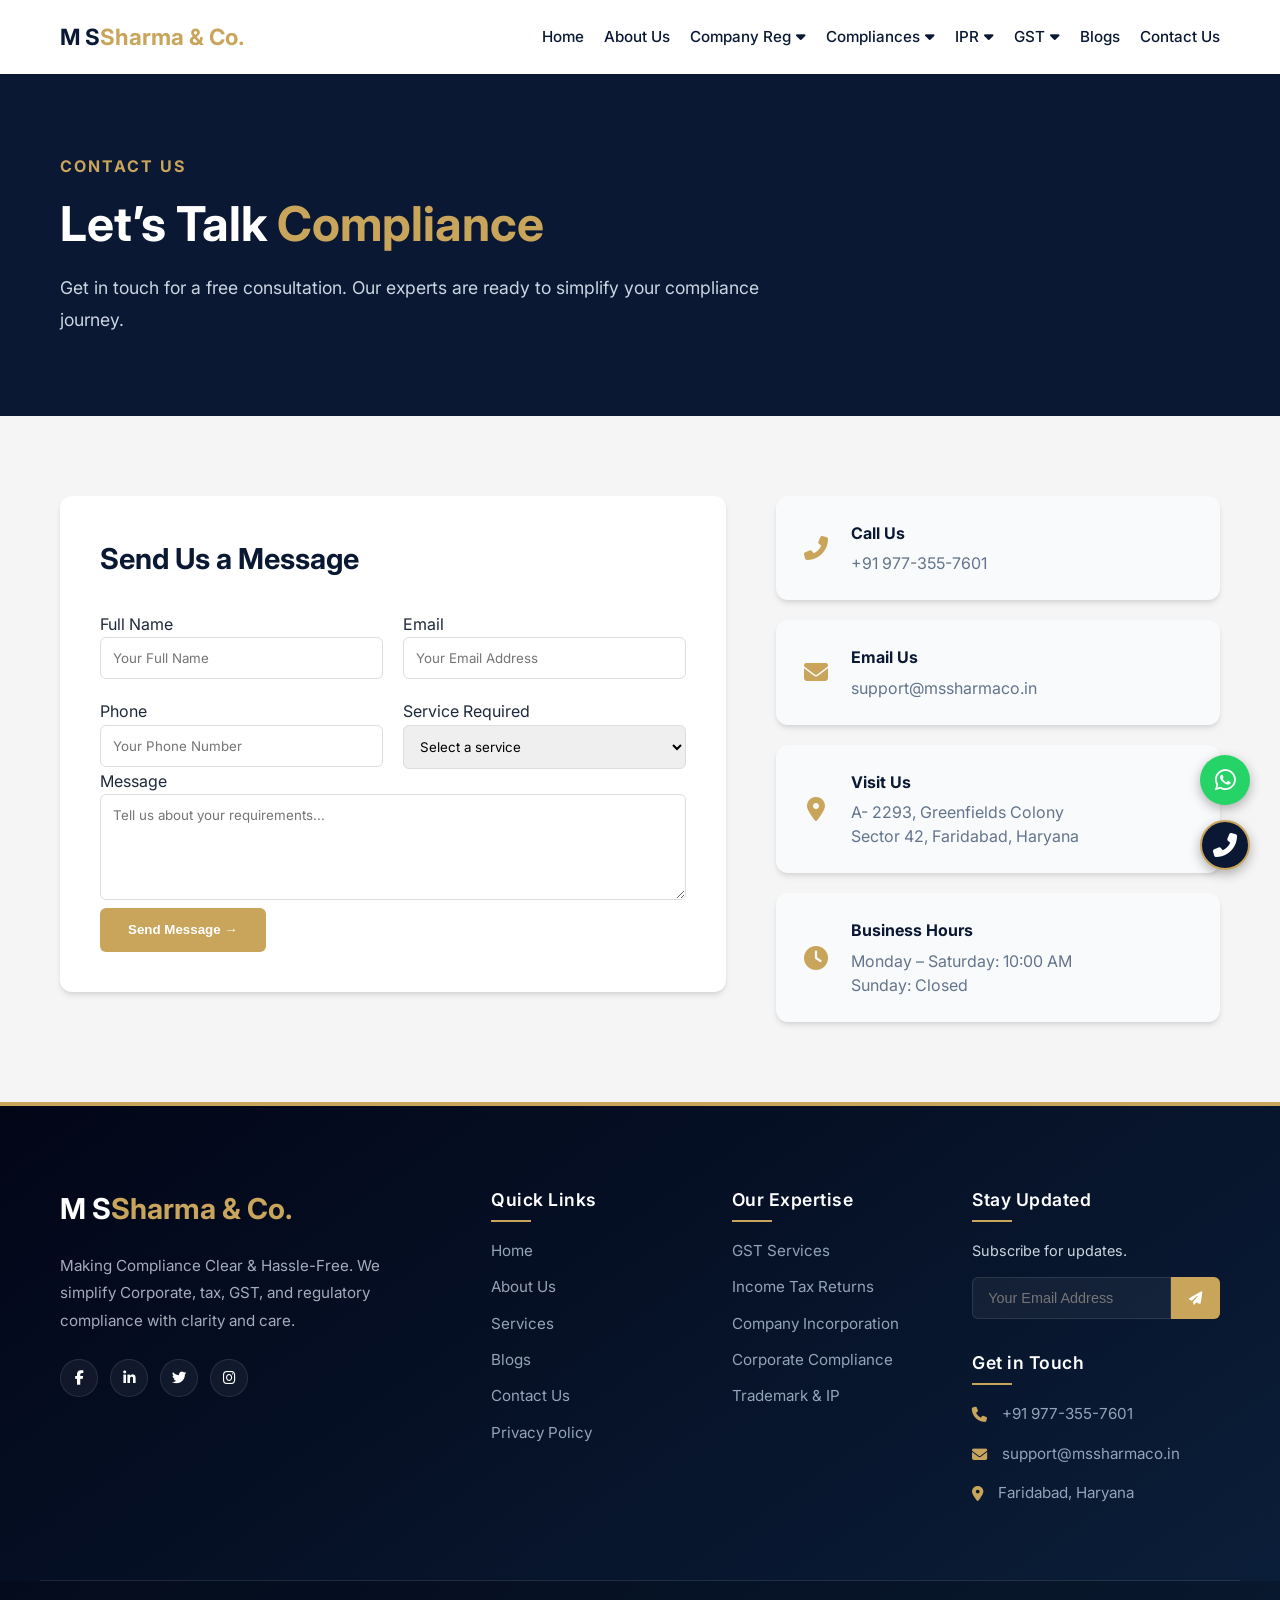
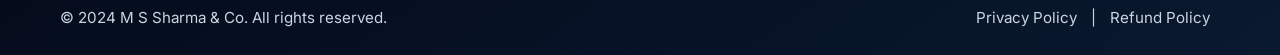
<file: contact.html>
<!DOCTYPE html>
<html lang="en">
<head>
    <meta charset="UTF-8">
    <meta name="viewport" content="width=device-width, initial-scale=1.0">
    <title>Contact Us | M S Sharma & Co.</title>
    <meta name="description" content="Get in touch with M S Sharma & Co. for a free consultation on GST, Tax, and Corporate Compliance. Call us or visit our office in Faridabad.">
    <meta name="keywords" content="Contact CA Firm, Legal Consultation, Business Compliance Support, Tax Consultant Contact">
    <link rel="stylesheet" href="style.css">
    <link rel="canonical" href="https://www.mssharmaco.in/contact.html">
    <link rel="icon" href="favicon.ico" type="image/x-icon">

    <meta property="og:title" content="Contact Us | M S Sharma & Co.">
    <meta property="og:description" content="Get in touch with M S Sharma & Co. for a free consultation on GST, Tax, and Corporate Compliance.">
    <meta property="og:url" content="https://www.mssharmaco.in/contact.html">

    <link href="https://fonts.googleapis.com/css2?family=Inter:wght@300;400;500;600;700&display=swap" rel="stylesheet">
    <link rel="stylesheet" href="https://cdnjs.cloudflare.com/ajax/libs/font-awesome/6.4.0/css/all.min.css">
    <script type="application/ld+json">
    {
      "@context": "https://schema.org",
      "@type": "ContactPage",
      "mainEntity": {
        "@type": "AccountingService",
        "name": "M S Sharma & Co.",
        "telephone": "+919773557601",
        "email": "support@mssharmaco.in",
        "address": {
          "@type": "PostalAddress",
          "streetAddress": "A- 2293, Greenfields Colony, Sector 42",
          "addressLocality": "Faridabad",
          "addressRegion": "Haryana"
        }
      }
    }
    </script>
</head>
<body>

    <nav class="navbar">
        <div class="container nav-container">
            <a href="index.html" class="logo">M S<span>Sharma & Co.</span></a>
            <button class="menu-toggle" aria-label="Toggle Navigation"><i class="fas fa-bars"></i></button>
            <ul class="nav-links">
                <li><a href="index.html">Home</a></li>
                <li><a href="about.html">About Us</a></li>
                <li class="dropdown">
                    <a href="#" class="dropbtn">Company Reg <i class="fas fa-caret-down"></i></a>
                    <div class="dropdown-content scrollable">
                        <a href="private-limited-registration.html">Private Limited Company Registration</a>
                        <a href="llp-registration.html">LLP Registration</a>
                        
                    </div>
                </li>
                <li class="dropdown">
                    <a href="#" class="dropbtn">Compliances <i class="fas fa-caret-down"></i></a>
                    <div class="dropdown-content scrollable">
                        <div class="dropdown-header">Company Compliance</div>
                        <a href="contact.html">LLP Annual Compliance</a>
                        <a href="contact.html">Annual Compliance for Private Limited Company</a>
                        <div class="dropdown-header">Services</div>
                        <a href="contact.html">Book Keeping and Accounting Services</a>
                        <div class="dropdown-header">Changes</div>
                        <a href="contact.html">Change Pvt Ltd Company Name</a>
                        <a href="contact.html">Close Pvt Ltd Company</a>
                        <div class="dropdown-header">Director Related</div>
                        <a href="contact.html">Director Appointment</a>
                        <a href="contact.html">Change of Auditor</a>
                        <div class="dropdown-header">Event Based Compliance</div>
                        <a href="contact.html">Winding Up of A Company</a>
                        <a href="contact.html">Increase Authorized Capital</a>
                        <a href="contact.html">Change in Registered Office</a>
                        <a href="contact.html">Change in Object Clause</a>
                        <div class="dropdown-header">Director</div>
                        <a href="contact.html">Director Appointment</a>
                        <a href="contact.html">Removal of Director</a>
                        <a href="contact.html">Change in Director</a>
                        <a href="contact.html">Add Designated Partner</a>
                        <a href="contact.html">Director Resignation</a>
                        <div class="dropdown-header">Other</div>
                        <a href="contact.html">DIR-3 KYC for Director</a>
                        <a href="contact.html">Transfer of Shares</a>
                        <a href="contact.html">Issue of Shares</a>
                    </div>
                </li>

                <li class="dropdown">
                    <a href="ipr.html" class="dropbtn">IPR <i class="fas fa-caret-down"></i></a>
                    <div class="dropdown-content scrollable">
                        <a href="ipr.html">Trademark Services</a>
                        
                    </div>
                </li>
                <li class="dropdown">
                    <a href="gst.html" class="dropbtn">GST <i class="fas fa-caret-down"></i></a>
                    <div class="dropdown-content scrollable">
                        <div class="dropdown-header">GST Services</div>
                        <a href="gst.html">GST Registration</a>
                    </div>
                </li>
                <li><a href="blogs.html">Blogs</a></li>
                <li><a href="contact.html" class="active">Contact Us</a></li>
            </ul>
        </div>
    </nav>

    <header class="page-hero">
        <div class="container">
            <span class="about-label">CONTACT US</span>
            <h1>Let’s Talk <span>Compliance</span></h1>
            <p>Get in touch for a free consultation. Our experts are ready to simplify your compliance journey.</p>
        </div>
    </header>

    <section class="section contact-section-page">
        <div class="container contact-container-grid">
            <!-- LEFT SIDE: CONTACT FORM CARD -->
            <form class="contact-form" id="contactForm" action="https://formspree.io/f/YOUR_FORM_ID" method="POST">
                <h3>Send Us a Message</h3>
                <div class="form-grid">
                    <div class="form-group">
                        <label for="name">Full Name</label>
                        <input type="text" id="name" name="name" placeholder="Your Full Name" required>
                    </div>
                    <div class="form-group">
                        <label for="email">Email</label>
                        <input type="email" id="email" name="email" placeholder="Your Email Address" required>
                    </div>
                    <div class="form-group">
                        <label for="phone">Phone</label>
                        <input type="text" id="phone" name="phone" placeholder="Your Phone Number">
                    </div>
                    <div class="form-group">
                        <label for="service">Service Required</label>
                        <select id="service" name="service" required>
                            <option value="">Select a service</option>
                            <option value="GST Services">GST Services</option>
                            <option value="Income Tax">Income Tax</option>
                            <option value="Company Registration">Company Registration</option>
                            <option value="Compliance">Compliance</option>
                            <option value="Payroll">Payroll</option>
                        </select>
                    </div>
                </div>
                <div class="form-group">
                    <label for="message">Message</label>
                    <textarea id="message" name="message" rows="5" placeholder="Tell us about your requirements..." required></textarea>
                </div>
                <button type="submit" class="btn-gold">Send Message &rarr;</button>
            </form>

            <!-- RIGHT SIDE: CONTACT INFO CARDS -->
            <div class="contact-info-stack">
                <!-- Card 1: Call Us -->
                <div class="info-card">
                    <i class="fas fa-phone-alt"></i>
                    <div class="info-content">
                        <h4>Call Us</h4>
                        <p>+91 977-355-7601</p>
                    </div>
                </div>
                <!-- Card 2: Email Us -->
                <div class="info-card">
                    <i class="fas fa-envelope"></i>
                    <div class="info-content">
                        <h4>Email Us</h4>
                        <p><a href="mailto:support@mssharmaco.in">support@mssharmaco.in</a></p>
                    </div>
                </div>
                <!-- Card 3: Visit Us -->
                <div class="info-card">
                    <i class="fas fa-map-marker-alt"></i>
                    <div class="info-content">
                        <h4>Visit Us</h4>
                        <p>A- 2293, Greenfields Colony<br>Sector 42, Faridabad, Haryana</p>
                    </div>
                </div>
                <!-- Card 4: Business Hours -->
                <div class="info-card">
                    <i class="fas fa-clock"></i>
                    <div class="info-content">
                        <h4>Business Hours</h4>
                        <p>Monday – Saturday: 10:00 AM<br>Sunday: Closed</p>
                    </div>
                </div>
            </div>
        </div>
    </section>

    <footer class="footer">
        <div class="container footer-grid">
            <div class="footer-col footer-brand">
                <a href="index.html" class="footer-logo">M S<span>Sharma & Co.</span></a>
                <p>Making Compliance Clear & Hassle-Free. We simplify Corporate, tax, GST, and regulatory compliance with clarity and care.</p>
                <div class="footer-social">
                    <a href="#"><i class="fab fa-facebook-f"></i></a>
                    <a href="#"><i class="fab fa-linkedin-in"></i></a>
                    <a href="#"><i class="fab fa-twitter"></i></a>
                    <a href="#"><i class="fab fa-instagram"></i></a>
                </div>
            </div>
            <div class="footer-col">
                <h4>Quick Links</h4>
                <ul class="footer-links">
                    <li><a href="index.html">Home</a></li>
                    <li><a href="about.html">About Us</a></li>
                    <li><a href="services.html">Services</a></li>
                    <li><a href="blogs.html">Blogs</a></li>
                    <li><a href="contact.html">Contact Us</a></li>
                    <li><a href="privacy-policy.html">Privacy Policy</a></li>
                </ul>
            </div>
            <div class="footer-col">
                <h4>Our Expertise</h4>
                <ul class="footer-links">
                    <li><a href="gst.html">GST Services</a></li>
                    <li><a href="services.html">Income Tax Returns</a></li>
                    <li><a href="services.html">Company Incorporation</a></li>
                    <li><a href="services.html">Corporate Compliance</a></li>
                    <li><a href="ipr.html">Trademark & IP</a></li>
                </ul>
            </div>
            <div class="footer-col">
                <h4>Stay Updated</h4>
                <p style="margin-bottom: 15px; font-size: 0.9rem;">Subscribe for updates.</p>
                <form class="newsletter-form">
                    <div class="newsletter-group">
                        <input type="email" placeholder="Your Email Address" required>
                        <button type="submit"><i class="fas fa-paper-plane"></i></button>
                    </div>
                </form>
                <h4>Get in Touch</h4>
                <ul class="footer-contact-info">
                    <li><i class="fas fa-phone-alt"></i> +91 977-355-7601</li>
                    <li><i class="fas fa-envelope"></i> support@mssharmaco.in</li>
                    <li><i class="fas fa-map-marker-alt"></i> Faridabad, Haryana</li>
                </ul>
            </div>
        </div>
        <div class="footer-bottom">
            <div class="container bottom-flex">
                <p>&copy; 2024 M S Sharma & Co. All rights reserved.</p>
                <div class="legal-links">
                    <a href="privacy-policy.html">Privacy Policy</a>
                    <span>|</span>
                    <a href="refund-policy.html">Refund Policy</a>
                </div>
            </div>
        </div>
    </footer>

    <script src="script.js"></script>
</body>
</html>
</file>
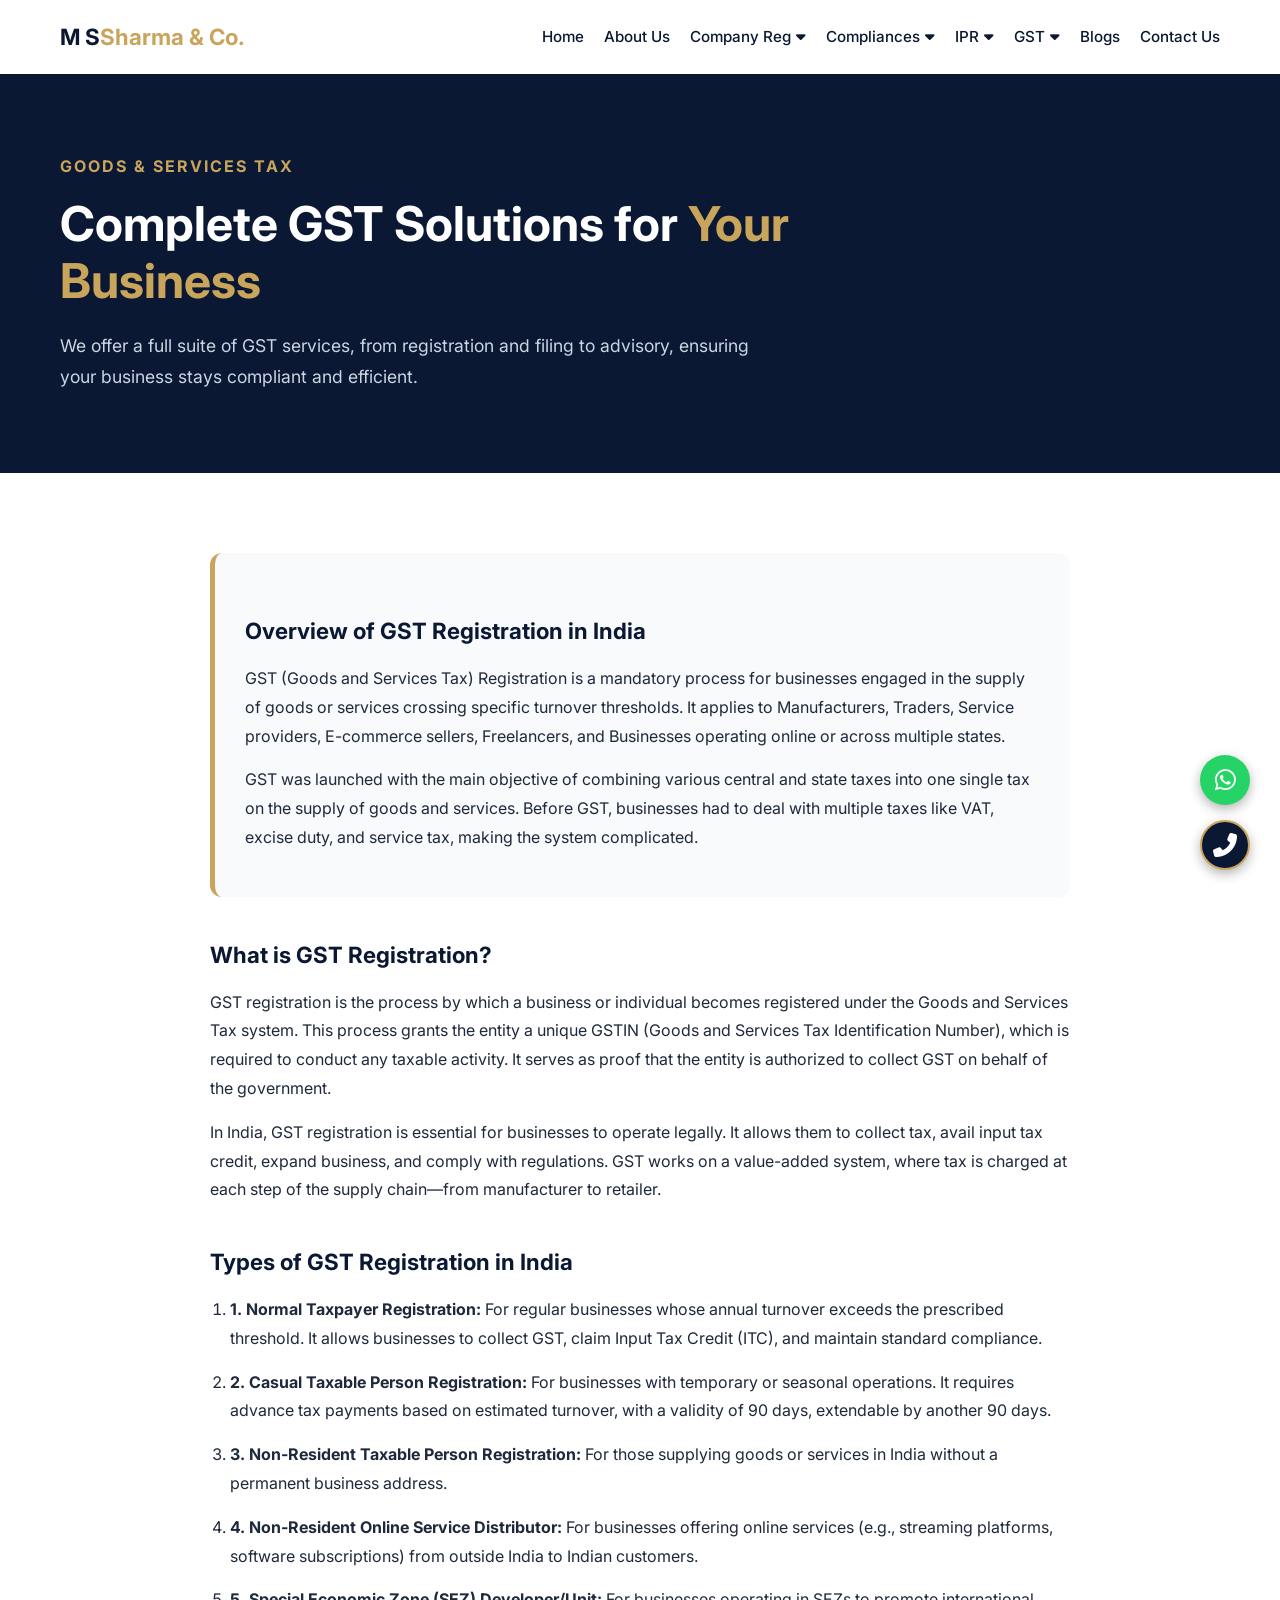
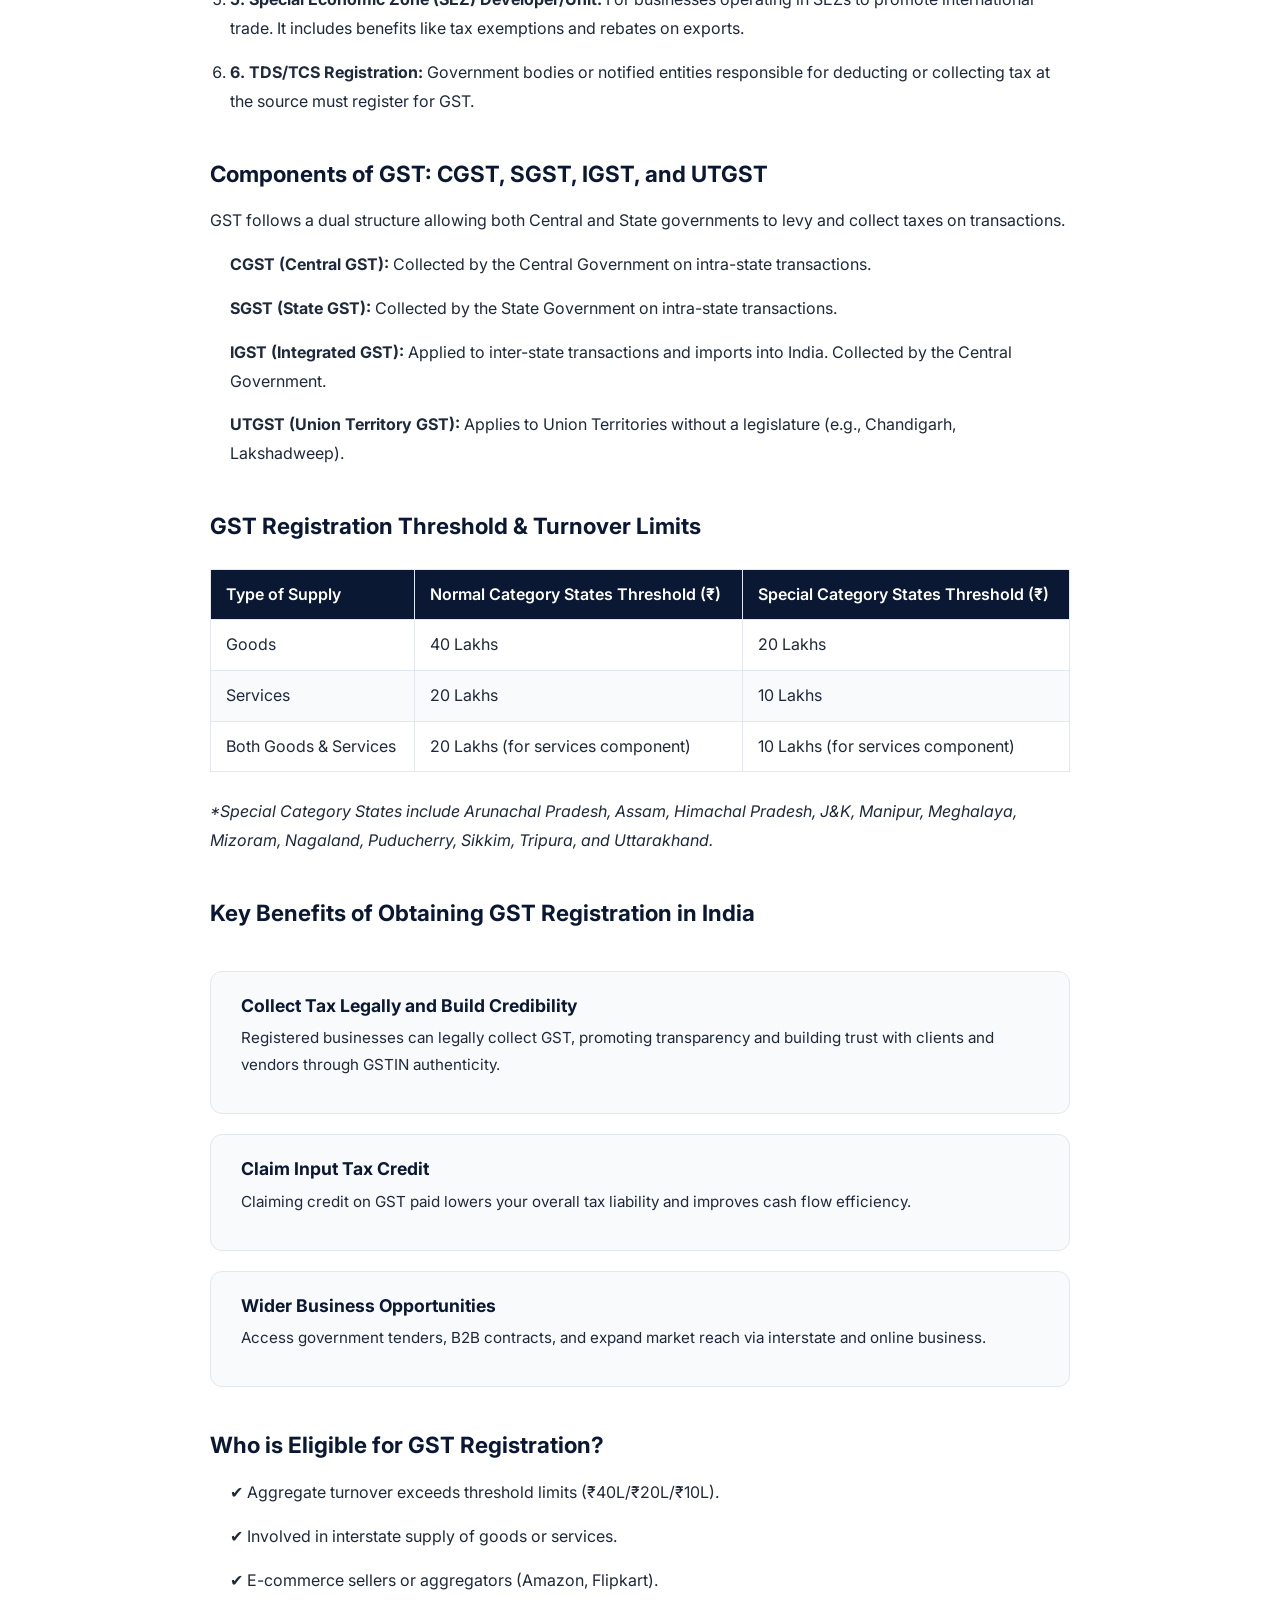
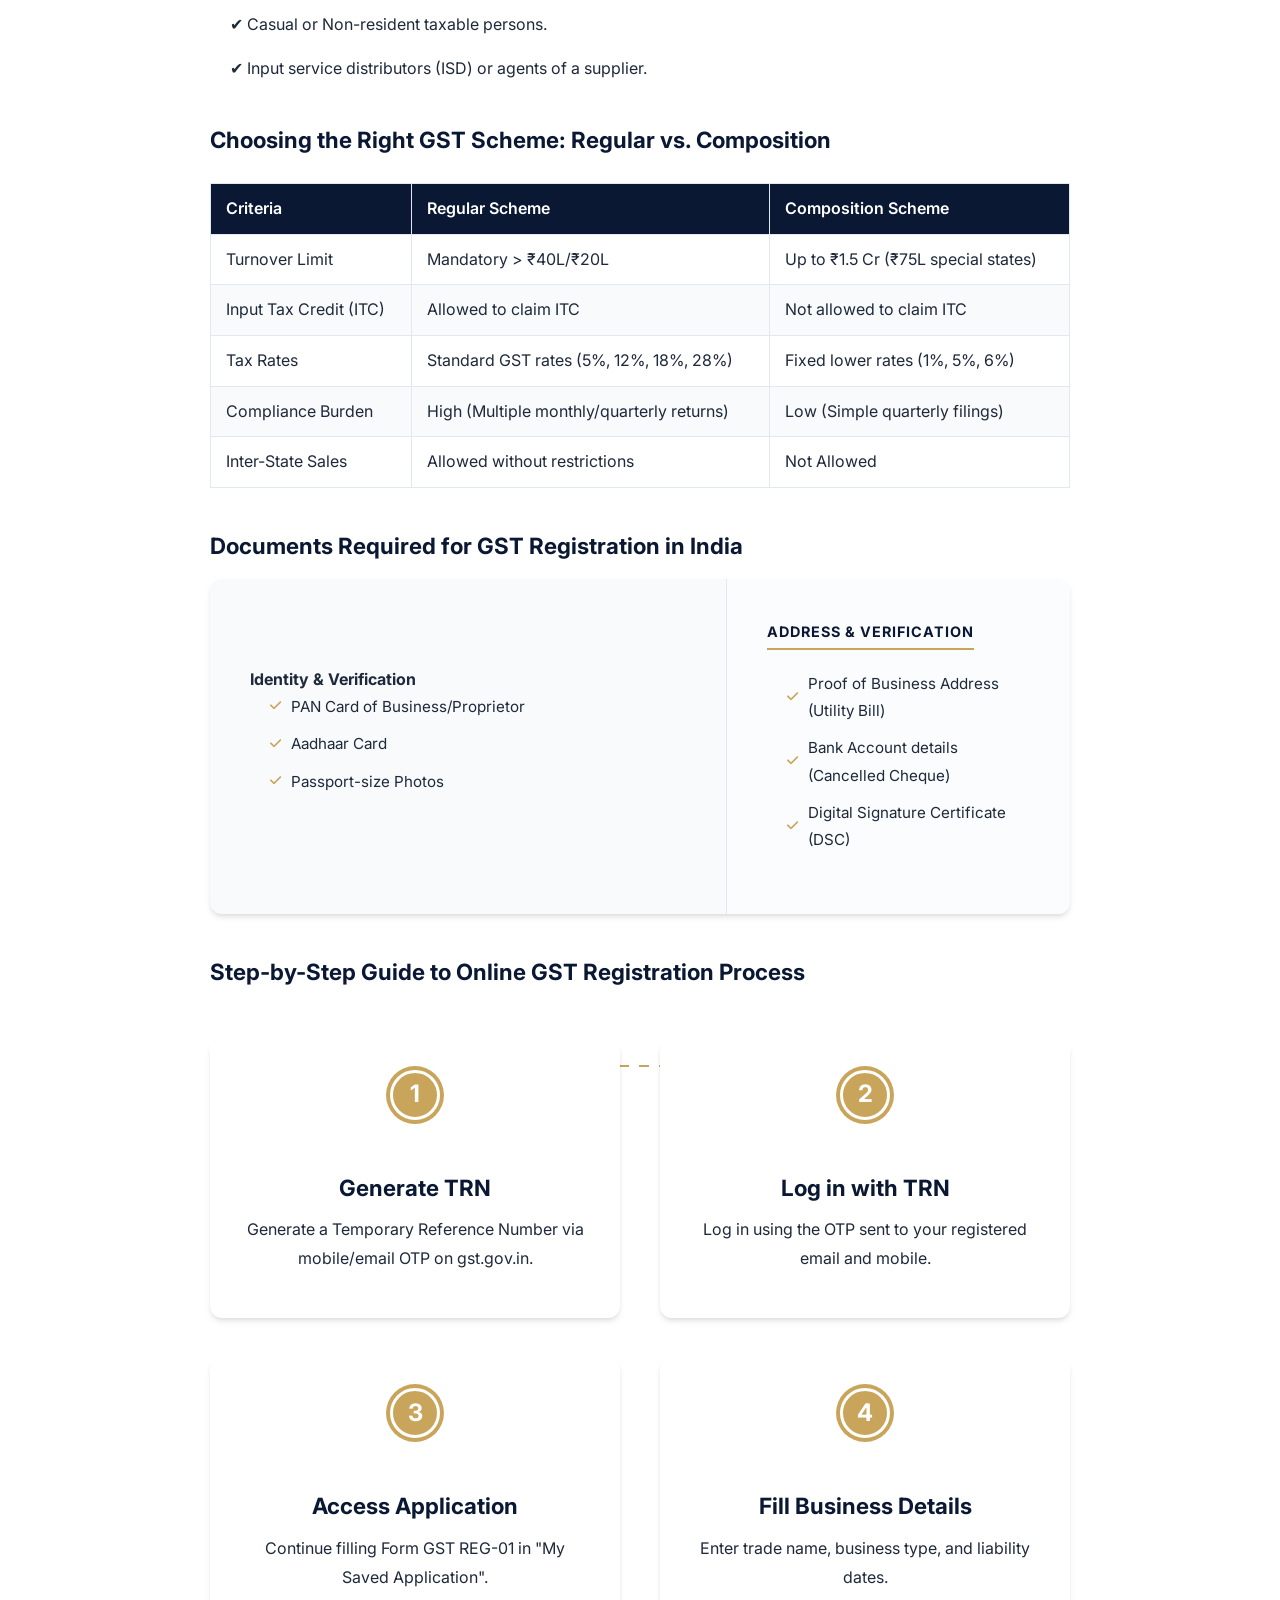
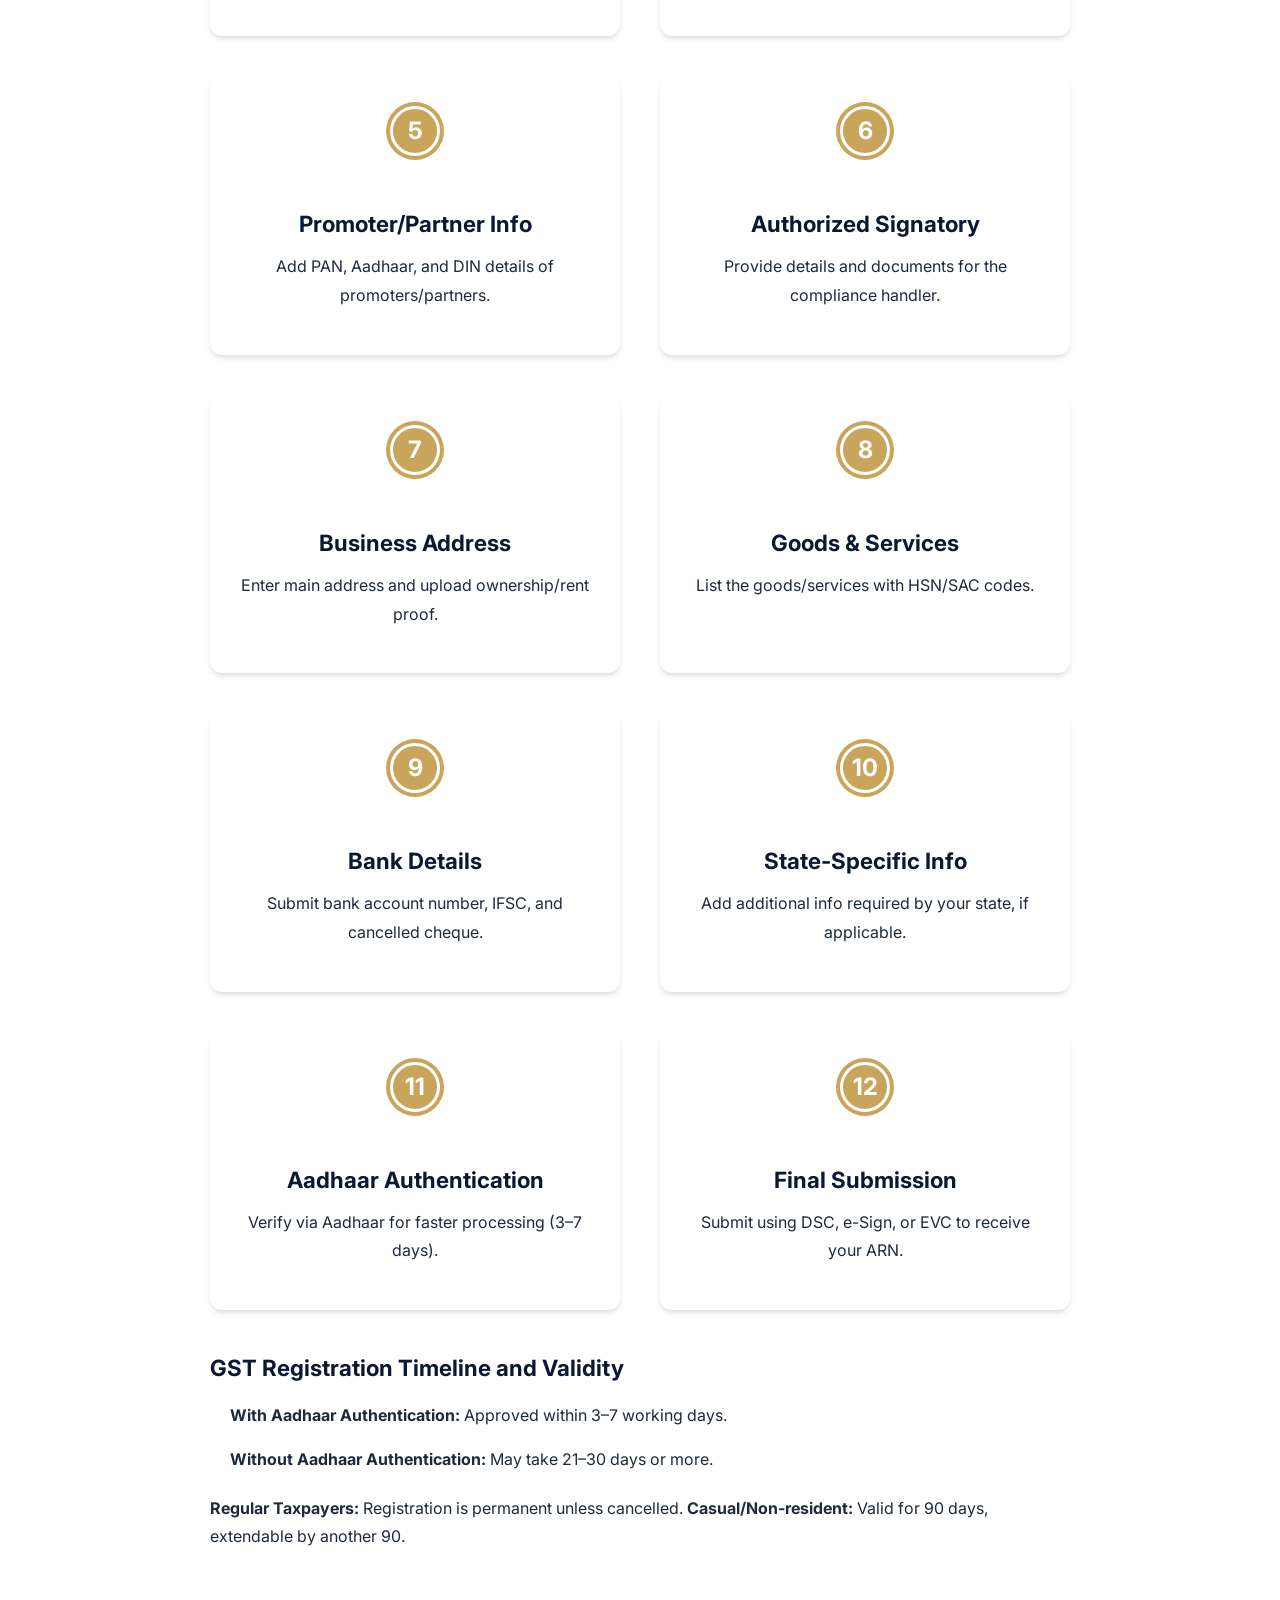
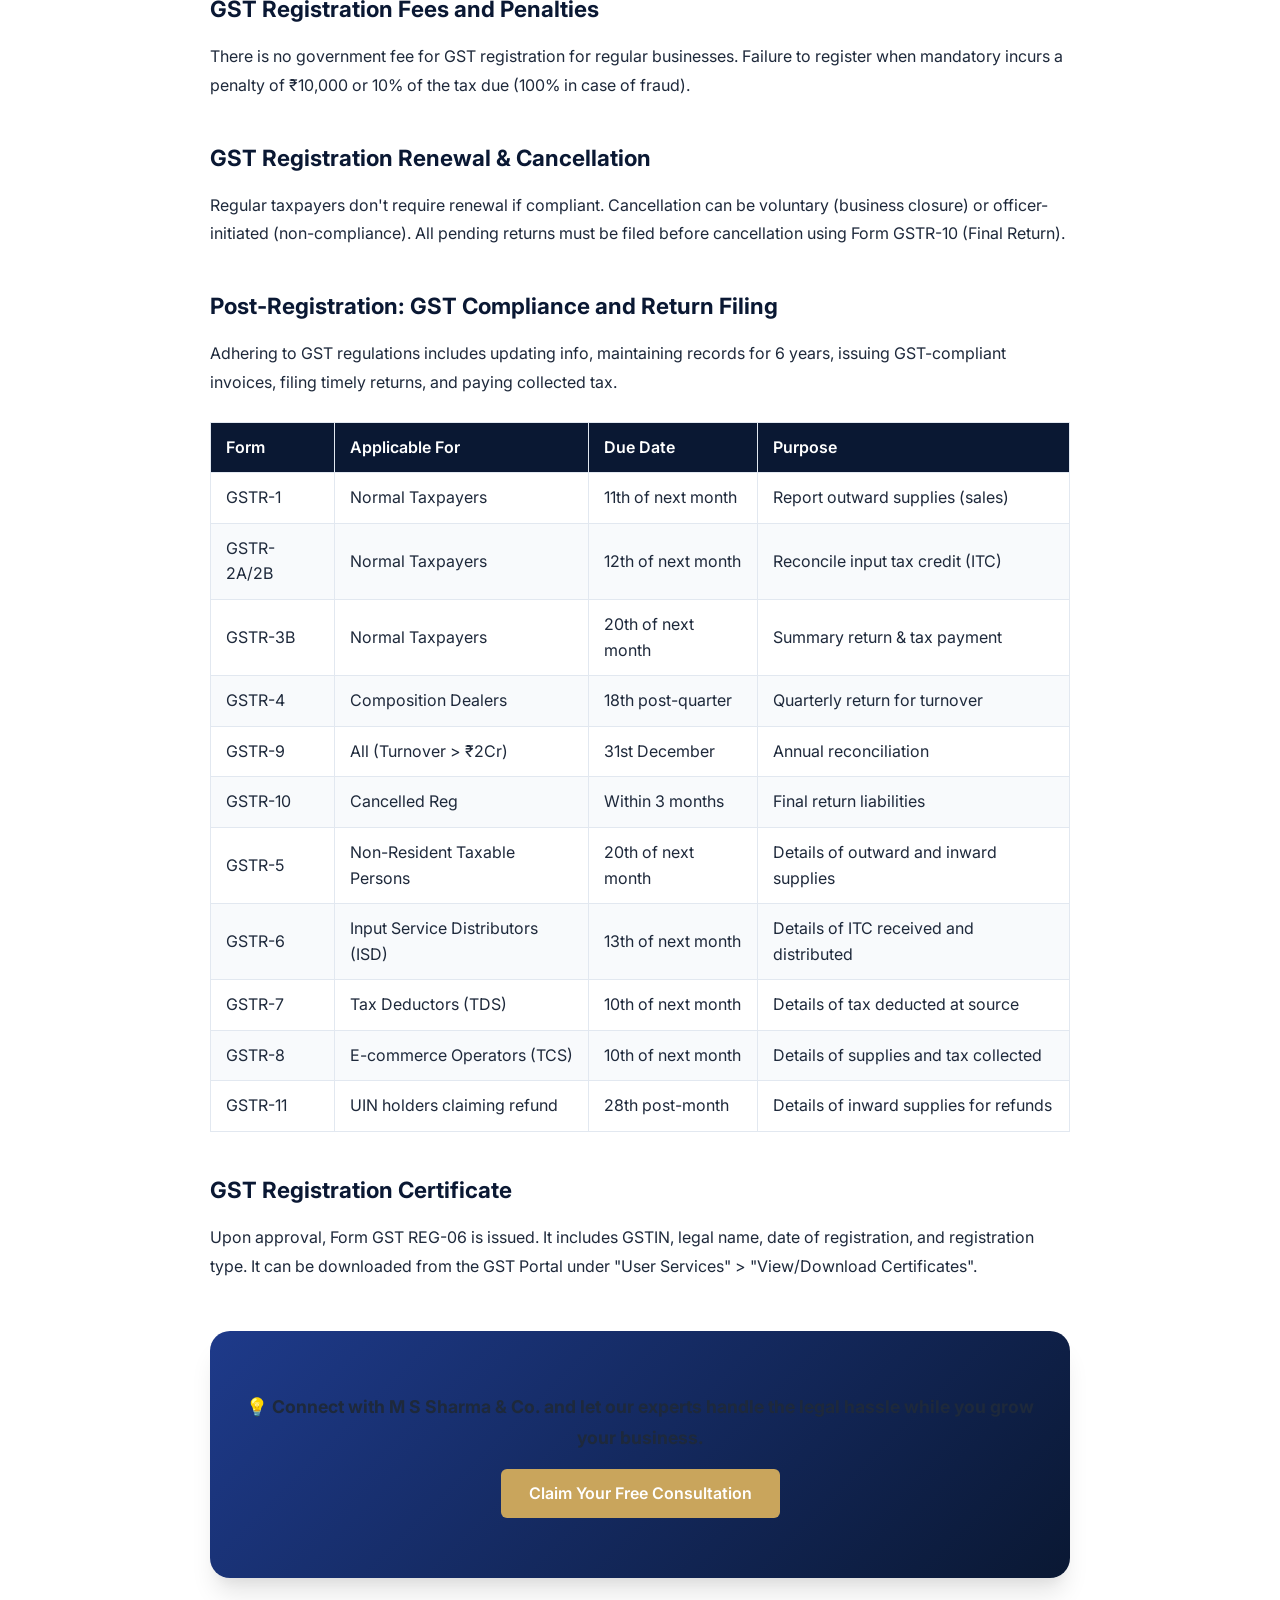
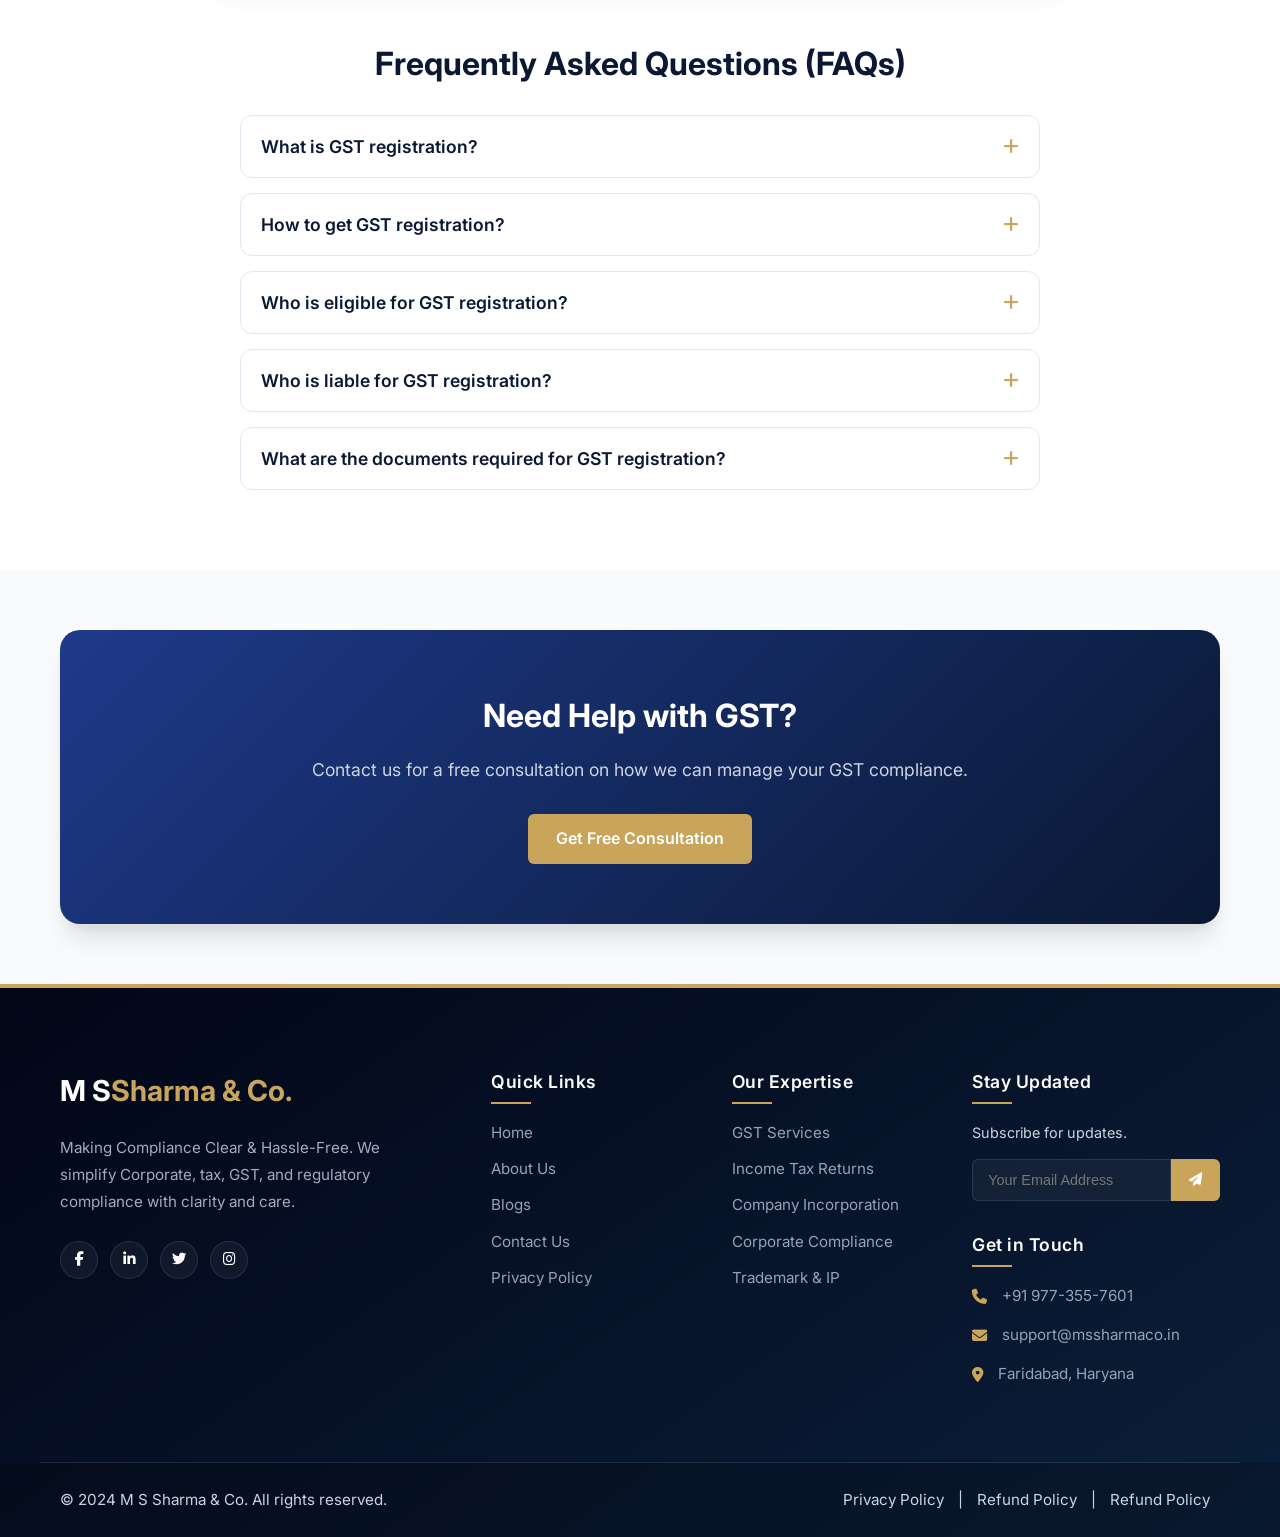
<file: gst.html>
<!DOCTYPE html>
<html lang="en">
<head>
    <meta charset="UTF-8">
    <meta name="viewport" content="width=device-width, initial-scale=1.0">
    <title>GST Services | M S Sharma & Co.</title>
    <meta name="description" content="Expert GST services including Registration, Monthly Return Filing, GSTR-9 Annual Return, E-Invoicing, and GST Advisory. Ensure 100% compliance with M S Sharma & Co.">
    <meta name="keywords" content="GST Registration, GST Return Filing, GSTR-9, GST Refund, E-Way Bill, GST Advisory, GST Practitioner, GST Compliance">
    <link rel="stylesheet" href="style.css">
    <link rel="canonical" href="https://www.mssharmaco.in/gst.html">
    <link rel="icon" href="favicon.ico" type="image/x-icon">

    <!-- Open Graph -->
    <meta property="og:type" content="website">
    <meta property="og:url" content="https://www.mssharmaco.in/gst.html">
    <meta property="og:title" content="GST Services | M S Sharma & Co.">
    <meta property="og:description" content="Expert GST services including Registration, Return Filing, and Advisory.">

    <!-- Twitter -->
    <meta property="twitter:card" content="summary_large_image">
    <meta property="twitter:title" content="GST Services | M S Sharma & Co.">
    <meta property="twitter:description" content="Expert GST services including Registration, Return Filing, and Advisory.">

    <link href="https://fonts.googleapis.com/css2?family=Inter:wght@300;400;500;600;700&display=swap" rel="stylesheet">
    <link rel="stylesheet" href="https://cdnjs.cloudflare.com/ajax/libs/font-awesome/6.4.0/css/all.min.css">
    <script type="application/ld+json">
    {
      "@context": "https://schema.org",
      "@type": "Service",
      "serviceType": "GST Compliance",
      "provider": {
        "@type": "AccountingService",
        "name": "M S Sharma & Co."
      },
      "description": "Complete GST registration, filing, and advisory services."
    }
    </script>
</head>
<body>

    <nav class="navbar">
        <div class="container nav-container">
            <a href="index.html" class="logo">M S<span>Sharma & Co.</span></a>
            <button class="menu-toggle" aria-label="Toggle Navigation"><i class="fas fa-bars"></i></button>
            <ul class="nav-links">
                <li><a href="index.html">Home</a></li>
                <li><a href="about.html">About Us</a></li>
                <li class="dropdown">
                    <a href="#" class="dropbtn">Company Reg <i class="fas fa-caret-down"></i></a>
                    <div class="dropdown-content scrollable">
                        <a href="private-limited-registration.html">Private Limited Company Registration</a>
                        <a href="llp-registration.html">LLP Registration</a>
                        
                    </div>
                </li>
                <li class="dropdown">
                    <a href="#" class="dropbtn">Compliances <i class="fas fa-caret-down"></i></a>
                    <div class="dropdown-content scrollable">
                        <div class="dropdown-header">Company Compliance</div>
                        <a href="contact.html">LLP Annual Compliance</a>
                        <a href="contact.html">Annual Compliance for Private Limited Company</a>
                        <div class="dropdown-header">Services</div>
                        <a href="contact.html">Book Keeping and Accounting Services</a>
                        <div class="dropdown-header">Changes</div>
                        <a href="contact.html">Change Pvt Ltd Company Name</a>
                        <a href="contact.html">Close Pvt Ltd Company</a>
                        <div class="dropdown-header">Director Related</div>
                        <a href="contact.html">Director Appointment</a>
                        <a href="contact.html">Change of Auditor</a>
                        <div class="dropdown-header">Event Based Compliance</div>
                        <a href="contact.html">Winding Up of A Company</a>
                        <a href="contact.html">Increase Authorized Capital</a>
                        <a href="contact.html">Change in Registered Office</a>
                        <a href="contact.html">Change in Object Clause</a>
                        <div class="dropdown-header">Director</div>
                        <a href="contact.html">Director Appointment</a>
                        <a href="contact.html">Removal of Director</a>
                        <a href="contact.html">Change in Director</a>
                        <a href="contact.html">Add Designated Partner</a>
                        <a href="contact.html">Director Resignation</a>
                        <div class="dropdown-header">Other</div>
                        <a href="contact.html">DIR-3 KYC for Director</a>
                        <a href="contact.html">Transfer of Shares</a>
                        <a href="contact.html">Issue of Shares</a>
                    </div>
                </li>

                <li class="dropdown">
                    <a href="ipr.html" class="dropbtn">IPR <i class="fas fa-caret-down"></i></a>
                    <div class="dropdown-content scrollable">
                        <a href="ipr.html">Trademark Services</a>
                       
                    </div>
                </li>
                <li class="dropdown">
                    <a href="gst.html" class="dropbtn active">GST <i class="fas fa-caret-down"></i></a>
                    <div class="dropdown-content scrollable">
                        <div class="dropdown-header">GST Services</div>
                        <a href="gst.html">GST Registration</a>
                    </div>
                </li>
                <li><a href="blogs.html">Blogs</a></li>
                <li><a href="contact.html">Contact Us</a></li>
            </ul>
        </div>
    </nav>

    <header class="page-hero">
        <div class="container">
            <span class="about-label">GOODS & SERVICES TAX</span>
            <h1>Complete GST Solutions for <span>Your Business</span></h1>
            <p>We offer a full suite of GST services, from registration and filing to advisory, ensuring your business stays compliant and efficient.</p>
        </div>
    </header>

    <section class="section policy-section">
        <div class="container policy-content">
            <div class="intro-box" style="background: #f8fafc; padding: 30px; border-radius: 12px; margin-bottom: 40px; border-left: 5px solid var(--color-gold);">
                <h3>Overview of GST Registration in India</h3>
                <p>GST (Goods and Services Tax) Registration is a mandatory process for businesses engaged in the supply of goods or services crossing specific turnover thresholds. It applies to Manufacturers, Traders, Service providers, E-commerce sellers, Freelancers, and Businesses operating online or across multiple states.</p>
                <p>GST was launched with the main objective of combining various central and state taxes into one single tax on the supply of goods and services. Before GST, businesses had to deal with multiple taxes like VAT, excise duty, and service tax, making the system complicated.</p>
            </div>

            <h3>What is GST Registration?</h3>
            <p>GST registration is the process by which a business or individual becomes registered under the Goods and Services Tax system. This process grants the entity a unique GSTIN (Goods and Services Tax Identification Number), which is required to conduct any taxable activity. It serves as proof that the entity is authorized to collect GST on behalf of the government.</p>
            <p>In India, GST registration is essential for businesses to operate legally. It allows them to collect tax, avail input tax credit, expand business, and comply with regulations. GST works on a value-added system, where tax is charged at each step of the supply chain—from manufacturer to retailer.</p>

            <h3 style="margin-top: 40px;">Types of GST Registration in India</h3>
            <ol>
                <li><strong>1. Normal Taxpayer Registration:</strong> For regular businesses whose annual turnover exceeds the prescribed threshold. It allows businesses to collect GST, claim Input Tax Credit (ITC), and maintain standard compliance.</li>
                <li><strong>2. Casual Taxable Person Registration:</strong> For businesses with temporary or seasonal operations. It requires advance tax payments based on estimated turnover, with a validity of 90 days, extendable by another 90 days.</li>
                <li><strong>3. Non-Resident Taxable Person Registration:</strong> For those supplying goods or services in India without a permanent business address.</li>
                <li><strong>4. Non-Resident Online Service Distributor:</strong> For businesses offering online services (e.g., streaming platforms, software subscriptions) from outside India to Indian customers.</li>
                <li><strong>5. Special Economic Zone (SEZ) Developer/Unit:</strong> For businesses operating in SEZs to promote international trade. It includes benefits like tax exemptions and rebates on exports.</li>
                <li><strong>6. TDS/TCS Registration:</strong> Government bodies or notified entities responsible for deducting or collecting tax at the source must register for GST.</li>
            </ol>

            <h3 style="margin-top: 40px;">Components of GST: CGST, SGST, IGST, and UTGST</h3>
            <p>GST follows a dual structure allowing both Central and State governments to levy and collect taxes on transactions.</p>
            <ul>
                <li><strong>CGST (Central GST):</strong> Collected by the Central Government on intra-state transactions.</li>
                <li><strong>SGST (State GST):</strong> Collected by the State Government on intra-state transactions.</li>
                <li><strong>IGST (Integrated GST):</strong> Applied to inter-state transactions and imports into India. Collected by the Central Government.</li>
                <li><strong>UTGST (Union Territory GST):</strong> Applies to Union Territories without a legislature (e.g., Chandigarh, Lakshadweep).</li>
            </ul>

            <h3 style="margin-top: 40px;">GST Registration Threshold & Turnover Limits</h3>
            <div class="policy-table-wrapper">
                <table class="policy-table">
                    <thead>
                        <tr>
                            <th>Type of Supply</th>
                            <th>Normal Category States Threshold (₹)</th>
                            <th>Special Category States Threshold (₹)</th>
                        </tr>
                    </thead>
                    <tbody>
                        <tr>
                            <td>Goods</td>
                            <td>40 Lakhs</td>
                            <td>20 Lakhs</td>
                        </tr>
                        <tr>
                            <td>Services</td>
                            <td>20 Lakhs</td>
                            <td>10 Lakhs</td>
                        </tr>
                        <tr>
                            <td>Both Goods & Services</td>
                            <td>20 Lakhs (for services component)</td>
                            <td>10 Lakhs (for services component)</td>
                        </tr>
                    </tbody>
                </table>
            </div>
            <p><em>*Special Category States include Arunachal Pradesh, Assam, Himachal Pradesh, J&K, Manipur, Meghalaya, Mizoram, Nagaland, Puducherry, Sikkim, Tripura, and Uttarakhand.</em></p>

            <h3 style="margin-top: 40px;">Key Benefits of Obtaining GST Registration in India</h3>
            <div class="why-choose-list">
                <div class="list-item">
                    <div class="list-item-content">
                        <h4>Collect Tax Legally and Build Credibility</h4>
                        <p>Registered businesses can legally collect GST, promoting transparency and building trust with clients and vendors through GSTIN authenticity.</p>
                    </div>
                </div>
                <div class="list-item">
                    <div class="list-item-content">
                        <h4>Claim Input Tax Credit</h4>
                        <p>Claiming credit on GST paid lowers your overall tax liability and improves cash flow efficiency.</p>
                    </div>
                </div>
                <div class="list-item">
                    <div class="list-item-content">
                        <h4>Wider Business Opportunities</h4>
                        <p>Access government tenders, B2B contracts, and expand market reach via interstate and online business.</p>
                    </div>
                </div>
            </div>

            <h3 style="margin-top: 40px;">Who is Eligible for GST Registration?</h3>
            <ul>
                <li>✔ Aggregate turnover exceeds threshold limits (₹40L/₹20L/₹10L).</li>
                <li>✔ Involved in interstate supply of goods or services.</li>
                <li>✔ E-commerce sellers or aggregators (Amazon, Flipkart).</li>
                <li>✔ Casual or Non-resident taxable persons.</li>
                <li>✔ Input service distributors (ISD) or agents of a supplier.</li>
            </ul>

            <h3 style="margin-top: 40px;">Choosing the Right GST Scheme: Regular vs. Composition</h3>
            <div class="policy-table-wrapper">
                <table class="policy-table">
                    <thead>
                        <tr>
                            <th>Criteria</th>
                            <th>Regular Scheme</th>
                            <th>Composition Scheme</th>
                        </tr>
                    </thead>
                    <tbody>
                        <tr><td>Turnover Limit</td><td>Mandatory > ₹40L/₹20L</td><td>Up to ₹1.5 Cr (₹75L special states)</td></tr>
                        <tr><td>Input Tax Credit (ITC)</td><td>Allowed to claim ITC</td><td>Not allowed to claim ITC</td></tr>
                        <tr><td>Tax Rates</td><td>Standard GST rates (5%, 12%, 18%, 28%)</td><td>Fixed lower rates (1%, 5%, 6%)</td></tr>
                        <tr><td>Compliance Burden</td><td>High (Multiple monthly/quarterly returns)</td><td>Low (Simple quarterly filings)</td></tr>
                        <tr><td>Inter-State Sales</td><td>Allowed without restrictions</td><td>Not Allowed</td></tr>
                    </tbody>
                </table>
            </div>

            <h3 style="margin-top: 40px;">Documents Required for GST Registration in India</h3>
            <div class="service-row-card" style="margin-bottom: 30px;">
                <div class="service-left">
                    <h4>Identity & Verification</h4>
                    <ul class="service-check-list">
                        <li><i class="fas fa-check"></i> PAN Card of Business/Proprietor</li>
                        <li><i class="fas fa-check"></i> Aadhaar Card</li>
                        <li><i class="fas fa-check"></i> Passport-size Photos</li>
                    </ul>
                </div>
                <div class="service-right">
                    <h4>Address & Verification</h4>
                    <ul class="service-check-list">
                        <li><i class="fas fa-check"></i> Proof of Business Address (Utility Bill)</li>
                        <li><i class="fas fa-check"></i> Bank Account details (Cancelled Cheque)</li>
                        <li><i class="fas fa-check"></i> Digital Signature Certificate (DSC)</li>
                    </ul>
                </div>
            </div>

            <h3 style="margin-top: 40px;">Step-by-Step Guide to Online GST Registration Process</h3>
            <div class="process-grid" style="grid-template-columns: repeat(2, 1fr);">
                <div class="process-step"><div class="process-number">1</div><h3>Generate TRN</h3><p>Generate a Temporary Reference Number via mobile/email OTP on gst.gov.in.</p></div>
                <div class="process-step"><div class="process-number">2</div><h3>Log in with TRN</h3><p>Log in using the OTP sent to your registered email and mobile.</p></div>
                <div class="process-step"><div class="process-number">3</div><h3>Access Application</h3><p>Continue filling Form GST REG-01 in "My Saved Application".</p></div>
                <div class="process-step"><div class="process-number">4</div><h3>Fill Business Details</h3><p>Enter trade name, business type, and liability dates.</p></div>
                <div class="process-step"><div class="process-number">5</div><h3>Promoter/Partner Info</h3><p>Add PAN, Aadhaar, and DIN details of promoters/partners.</p></div>
                <div class="process-step"><div class="process-number">6</div><h3>Authorized Signatory</h3><p>Provide details and documents for the compliance handler.</p></div>
                <div class="process-step"><div class="process-number">7</div><h3>Business Address</h3><p>Enter main address and upload ownership/rent proof.</p></div>
                <div class="process-step"><div class="process-number">8</div><h3>Goods & Services</h3><p>List the goods/services with HSN/SAC codes.</p></div>
                <div class="process-step"><div class="process-number">9</div><h3>Bank Details</h3><p>Submit bank account number, IFSC, and cancelled cheque.</p></div>
                <div class="process-step"><div class="process-number">10</div><h3>State-Specific Info</h3><p>Add additional info required by your state, if applicable.</p></div>
                <div class="process-step"><div class="process-number">11</div><h3>Aadhaar Authentication</h3><p>Verify via Aadhaar for faster processing (3–7 days).</p></div>
                <div class="process-step"><div class="process-number">12</div><h3>Final Submission</h3><p>Submit using DSC, e-Sign, or EVC to receive your ARN.</p></div>
            </div>

            <h3 style="margin-top: 40px;">GST Registration Timeline and Validity</h3>
            <ul>
                <li><strong>With Aadhaar Authentication:</strong> Approved within 3–7 working days.</li>
                <li><strong>Without Aadhaar Authentication:</strong> May take 21–30 days or more.</li>
            </ul>
            <p><strong>Regular Taxpayers:</strong> Registration is permanent unless cancelled. <strong>Casual/Non-resident:</strong> Valid for 90 days, extendable by another 90.</p>

            <h3 style="margin-top: 40px;">GST Registration Fees and Penalties</h3>
            <p>There is no government fee for GST registration for regular businesses. Failure to register when mandatory incurs a penalty of ₹10,000 or 10% of the tax due (100% in case of fraud).</p>

            <h3 style="margin-top: 40px;">GST Registration Renewal & Cancellation</h3>
            <p>Regular taxpayers don't require renewal if compliant. Cancellation can be voluntary (business closure) or officer-initiated (non-compliance). All pending returns must be filed before cancellation using Form GSTR-10 (Final Return).</p>

            <h3 style="margin-top: 40px;">Post-Registration: GST Compliance and Return Filing</h3>
            <p>Adhering to GST regulations includes updating info, maintaining records for 6 years, issuing GST-compliant invoices, filing timely returns, and paying collected tax.</p>

            <div class="policy-table-wrapper">
                <table class="policy-table">
                    <thead>
                        <tr>
                            <th>Form</th>
                            <th>Applicable For</th>
                            <th>Due Date</th>
                            <th>Purpose</th>
                        </tr>
                    </thead>
                    <tbody>
                        <tr><td>GSTR-1</td><td>Normal Taxpayers</td><td>11th of next month</td><td>Report outward supplies (sales)</td></tr>
                        <tr><td>GSTR-2A/2B</td><td>Normal Taxpayers</td><td>12th of next month</td><td>Reconcile input tax credit (ITC)</td></tr>
                        <tr><td>GSTR-3B</td><td>Normal Taxpayers</td><td>20th of next month</td><td>Summary return & tax payment</td></tr>
                        <tr><td>GSTR-4</td><td>Composition Dealers</td><td>18th post-quarter</td><td>Quarterly return for turnover</td></tr>
                        <tr><td>GSTR-9</td><td>All (Turnover > ₹2Cr)</td><td>31st December</td><td>Annual reconciliation</td></tr>
                        <tr><td>GSTR-10</td><td>Cancelled Reg</td><td>Within 3 months</td><td>Final return liabilities</td></tr>
                        <tr><td>GSTR-5</td><td>Non-Resident Taxable Persons</td><td>20th of next month</td><td>Details of outward and inward supplies</td></tr>
                        <tr><td>GSTR-6</td><td>Input Service Distributors (ISD)</td><td>13th of next month</td><td>Details of ITC received and distributed</td></tr>
                        <tr><td>GSTR-7</td><td>Tax Deductors (TDS)</td><td>10th of next month</td><td>Details of tax deducted at source</td></tr>
                        <tr><td>GSTR-8</td><td>E-commerce Operators (TCS)</td><td>10th of next month</td><td>Details of supplies and tax collected</td></tr>
                        <tr><td>GSTR-11</td><td>UIN holders claiming refund</td><td>28th post-month</td><td>Details of inward supplies for refunds</td></tr>
                    </tbody>
                </table>
            </div>

            <h3 style="margin-top: 40px;">GST Registration Certificate</h3>
            <p>Upon approval, Form GST REG-06 is issued. It includes GSTIN, legal name, date of registration, and registration type. It can be downloaded from the GST Portal under "User Services" > "View/Download Certificates".</p>

            <div class="cta-box" style="margin-top: 50px;">
                <p><strong>💡 Connect with M S Sharma & Co. and let our experts handle the legal hassle while you grow your business.</strong></p>
                <a href="contact.html" class="btn-gold">Claim Your Free Consultation</a>
            </div>

            <div class="faq-accordion" style="margin-top: 60px;">
                <h2 class="section-title" style="text-align: center;">Frequently Asked Questions (FAQs)</h2>
                <div class="accordion-item"><button class="accordion-header">What is GST registration? <i class="fas fa-plus"></i></button><div class="accordion-content"><p>GST registration is the process by which a business gets officially listed under the Goods and Services Tax system. Upon registration, the business receives a unique 15-digit GSTIN and becomes legally obligated to collect and remit GST.</p></div></div>
                <div class="accordion-item"><button class="accordion-header">How to get GST registration? <i class="fas fa-plus"></i></button><div class="accordion-content"><p>You can apply for GST registration on the official GST portal (gst.gov.in) by filling Form GST REG-01 with the required details and documents.</p></div></div>
                <div class="accordion-item"><button class="accordion-header">Who is eligible for GST registration? <i class="fas fa-plus"></i></button><div class="accordion-content"><p>Businesses exceeding turnover limits (₹40L/₹20L), interstate suppliers, e-commerce sellers, and several other specific business types are eligible and required to register.</p></div></div>
                <div class="accordion-item"><button class="accordion-header">Who is liable for GST registration? <i class="fas fa-plus"></i></button><div class="accordion-content"><p>Liability arises for any person making taxable supplies exceeding thresholds, or those falling under mandatory registration categories like casual taxable persons or OIDAR service providers.</p></div></div>
                <div class="accordion-item"><button class="accordion-header">What are the documents required for GST registration? <i class="fas fa-plus"></i></button><div class="accordion-content"><p>Required documents include PAN, Aadhaar, Proof of Business Address, bank account details, and photos of promoters.</p></div></div>
            </div>
        </div>
    </section>

    <section class="section cta-section">
        <div class="container">
            <div class="cta-box">
                <h2>Need Help with GST?</h2>
                <p>Contact us for a free consultation on how we can manage your GST compliance.</p>
                <div class="cta-buttons">
                    <a href="contact.html" class="btn-gold">Get Free Consultation</a>
                </div>
            </div>
        </div>
    </section>

    <footer class="footer">
        <div class="container footer-grid">
            <div class="footer-col footer-brand">
                <a href="index.html" class="footer-logo">M S<span>Sharma & Co.</span></a>
                <p>Making Compliance Clear & Hassle-Free. We simplify Corporate, tax, GST, and regulatory compliance with clarity and care.</p>
                <div class="footer-social">
                    <a href="#"><i class="fab fa-facebook-f"></i></a>
                    <a href="#"><i class="fab fa-linkedin-in"></i></a>
                    <a href="#"><i class="fab fa-twitter"></i></a>
                    <a href="#"><i class="fab fa-instagram"></i></a>
                </div>
            </div>
            <div class="footer-col">
                <h4>Quick Links</h4>
                <ul class="footer-links">
                    <li><a href="index.html">Home</a></li>
                    <li><a href="about.html">About Us</a></li>
                    <li><a href="blogs.html">Blogs</a></li>
                    <li><a href="contact.html">Contact Us</a></li>
                    <li><a href="privacy-policy.html">Privacy Policy</a></li>
                </ul>
            </div>
            <div class="footer-col">
                <h4>Our Expertise</h4>
                <ul class="footer-links">
                    <li><a href="gst.html">GST Services</a></li>
                    <li><a href="contact.html">Income Tax Returns</a></li>
                    <li><a href="contact.html">Company Incorporation</a></li>
                    <li><a href="contact.html">Corporate Compliance</a></li>
                    <li><a href="ipr.html">Trademark & IP</a></li>
                </ul>
            </div>
            <div class="footer-col">
                <h4>Stay Updated</h4>
                <p style="margin-bottom: 15px; font-size: 0.9rem;">Subscribe for updates.</p>
                <form class="newsletter-form">
                    <div class="newsletter-group">
                        <input type="email" placeholder="Your Email Address" required>
                        <button type="submit"><i class="fas fa-paper-plane"></i></button>
                    </div>
                </form>
                <h4>Get in Touch</h4>
                <ul class="footer-contact-info">
                    <li><i class="fas fa-phone-alt"></i> +91 977-355-7601</li>
                    <li><i class="fas fa-envelope"></i> support@mssharmaco.in</li>
                    <li><i class="fas fa-map-marker-alt"></i> Faridabad, Haryana</li>
                </ul>
            </div>
        </div>
        <div class="footer-bottom">
            <div class="container bottom-flex">
                <p>&copy; 2024 M S Sharma & Co. All rights reserved.</p>
                <div class="legal-links">
                    <a href="privacy-policy.html">Privacy Policy</a>
                    <span>|</span>
                    <a href="refund-policy.html">Refund Policy</a>
                    <span>|</span>
                    <a href="#">Refund Policy</a>
                </div>
            </div>
        </div>
    </footer>

    <script src="script.js"></script>
</body>
</html>
</file>
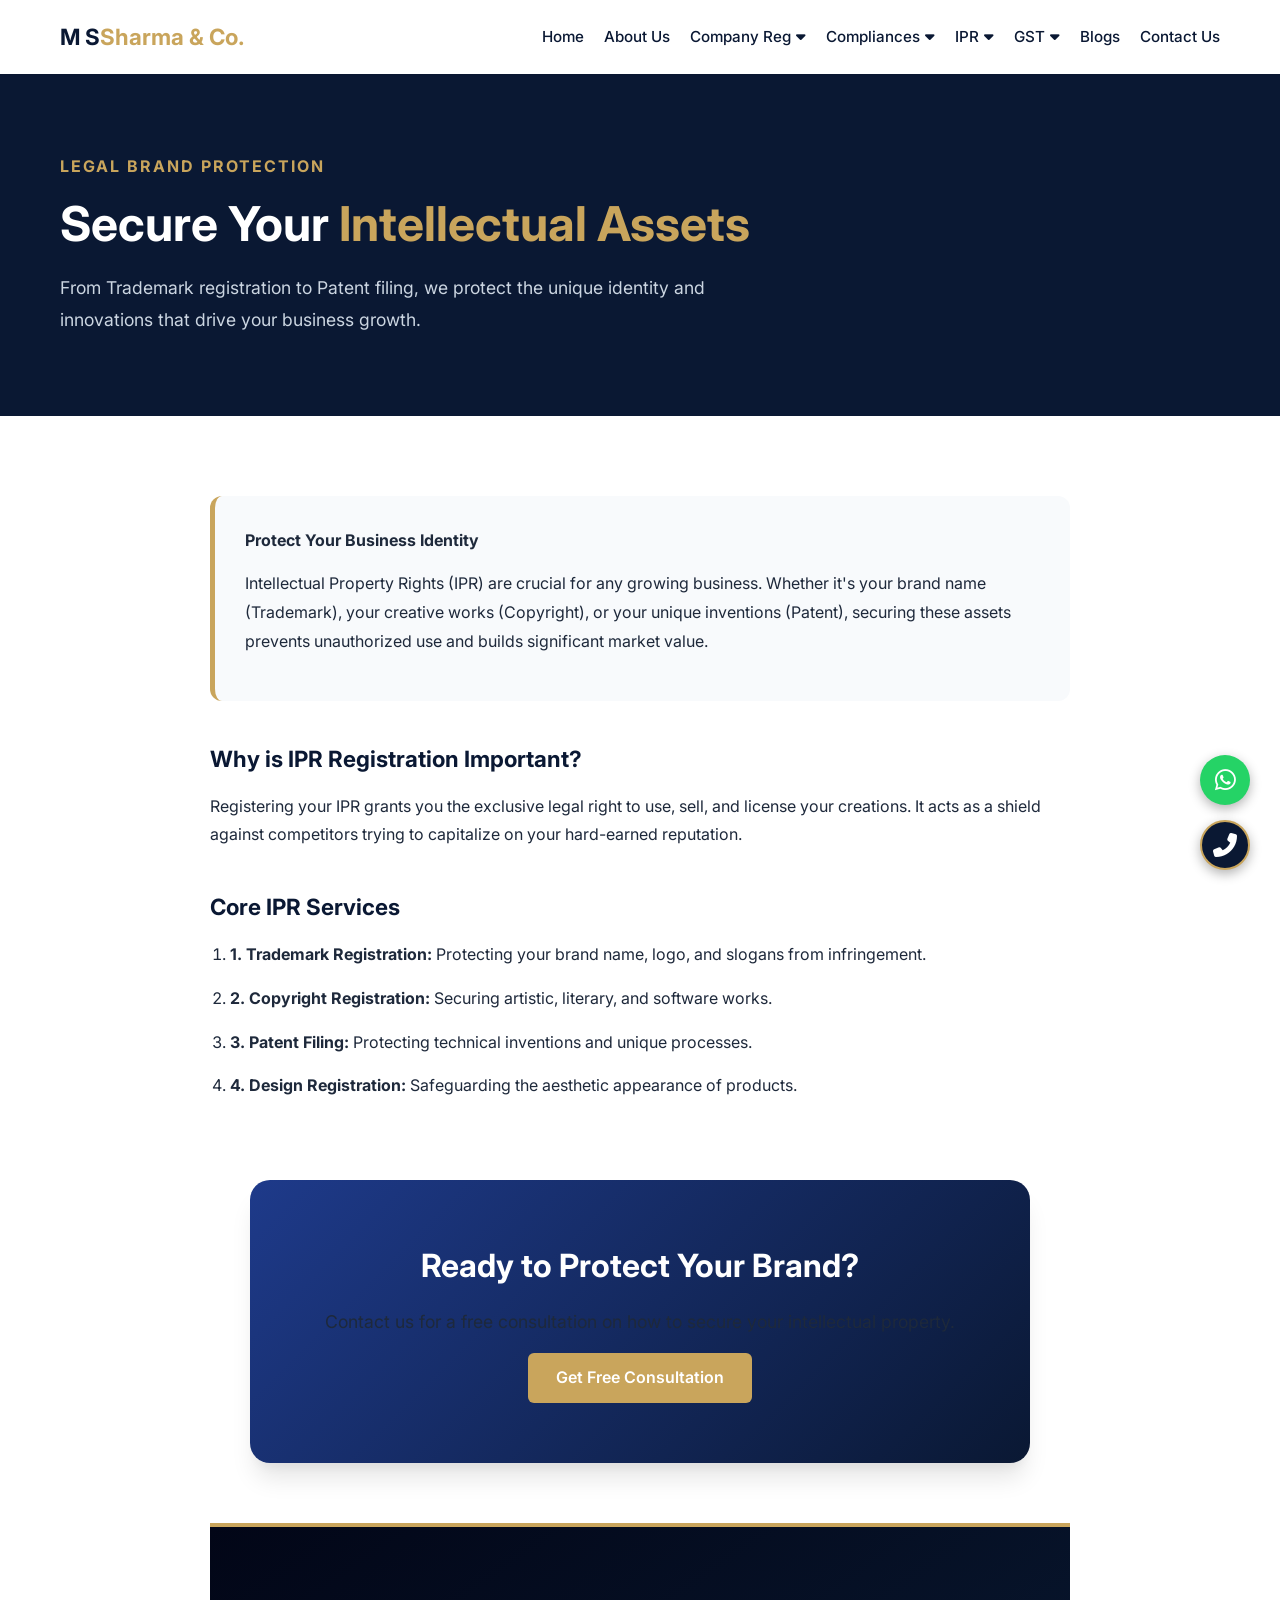
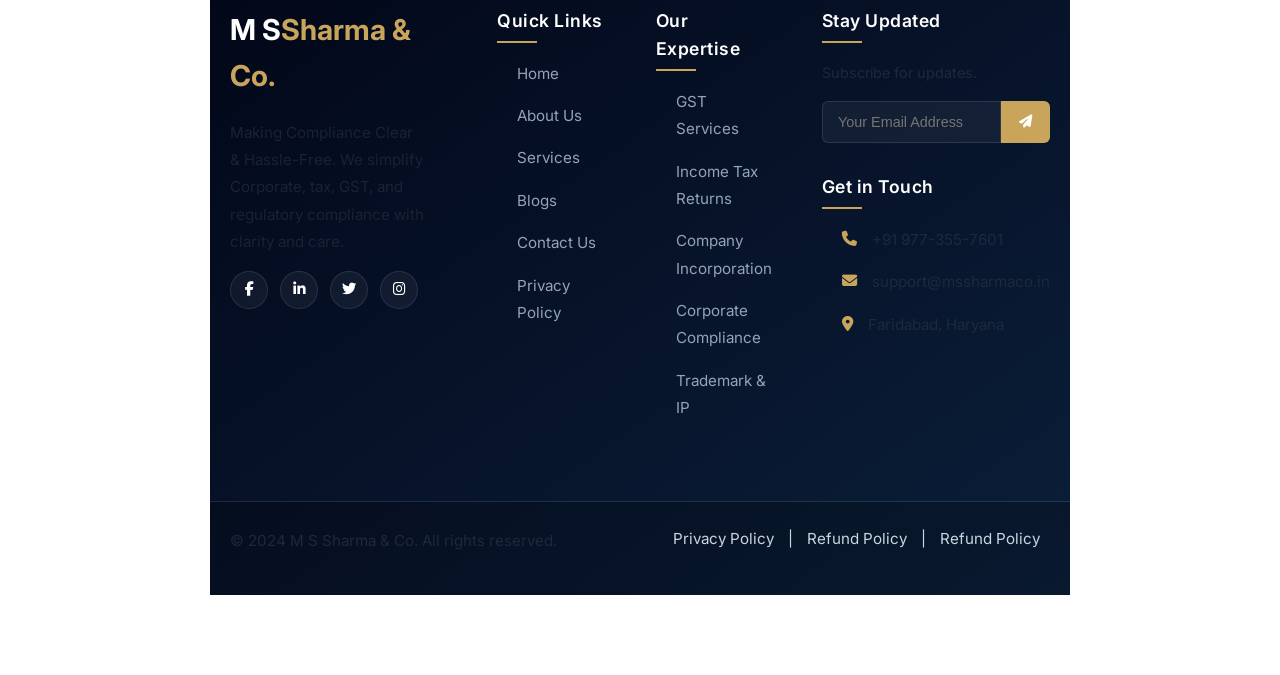
<file: ipr.html>
<!DOCTYPE html>
<html lang="en">
<head>
    <meta charset="UTF-8">
    <meta name="viewport" content="width=device-width, initial-scale=1.0">
    <title>IPR Services | M S Sharma & Co.</title>
    <meta name="description" content="Protect your brand and innovations with our Intellectual Property Rights services. Trademark Registration, Copyright, Patent, and Design Registration services in India.">
    <meta name="keywords" content="Trademark Registration, Copyright Registration, Patent Registration, Trademark Objection, Brand Protection, IPR Services India">
    <link rel="stylesheet" href="style.css">
    <link rel="canonical" href="https://www.mssharmaco.in/ipr.html">
    <link rel="icon" href="favicon.ico" type="image/x-icon">

    <!-- Open Graph -->
    <meta property="og:type" content="website">
    <meta property="og:url" content="https://www.mssharmaco.in/ipr.html">
    <meta property="og:title" content="IPR Services | M S Sharma & Co.">
    <meta property="og:description" content="Protect your brand with our Trademark, Copyright, and Patent registration services.">

    <!-- Twitter -->
    <meta property="twitter:card" content="summary_large_image">
    <meta property="twitter:title" content="IPR Services | M S Sharma & Co.">
    <meta property="twitter:description" content="Protect your brand with our Trademark, Copyright, and Patent registration services.">

    <link href="https://fonts.googleapis.com/css2?family=Inter:wght@300;400;500;600;700&display=swap" rel="stylesheet">
    <link rel="stylesheet" href="https://cdnjs.cloudflare.com/ajax/libs/font-awesome/6.4.0/css/all.min.css">
    <script type="application/ld+json">
    {
      "@context": "https://schema.org",
      "@type": "Service",
      "serviceType": "Intellectual Property Rights",
      "provider": {
        "@type": "AccountingService",
        "name": "M S Sharma & Co."
      },
      "description": "Trademark, Patent, and Copyright registration and advisory services."
    }
    </script>
</head>
<body>

    <nav class="navbar">
        <div class="container nav-container">
            <a href="index.html" class="logo">M S<span>Sharma & Co.</span></a>
            <button class="menu-toggle" aria-label="Toggle Navigation"><i class="fas fa-bars"></i></button>
            <ul class="nav-links">
                <li><a href="index.html">Home</a></li>
                <li><a href="about.html">About Us</a></li>
                <li class="dropdown">
                    <a href="#" class="dropbtn">Company Reg <i class="fas fa-caret-down"></i></a>
                    <div class="dropdown-content scrollable">
                        <a href="private-limited-registration.html">Private Limited Company Registration</a>
                        <a href="llp-registration.html">LLP Registration</a>
                       
                    </div>
                </li>
                <li class="dropdown">
                    <a href="#" class="dropbtn">Compliances <i class="fas fa-caret-down"></i></a>
                    <div class="dropdown-content scrollable">
                        <div class="dropdown-header">Company Compliance</div>
                        <a href="contact.html">LLP Annual Compliance</a>
                        <a href="contact.html">Annual Compliance for Private Limited Company</a>
                        <div class="dropdown-header">Services</div>
                        <a href="contact.html">Book Keeping and Accounting Services</a>
                        <div class="dropdown-header">Changes</div>
                        <a href="contact.html">Change Pvt Ltd Company Name</a>
                        <a href="contact.html">Close Pvt Ltd Company</a>
                        <div class="dropdown-header">Director Related</div>
                        <a href="contact.html">Director Appointment</a>
                        <a href="contact.html">Change of Auditor</a>
                        <div class="dropdown-header">Event Based Compliance</div>
                        <a href="contact.html">Winding Up of A Company</a>
                        <a href="contact.html">Increase Authorized Capital</a>
                        <a href="contact.html">Change in Registered Office</a>
                        <a href="contact.html">Change in Object Clause</a>
                        <div class="dropdown-header">Director</div>
                        <a href="contact.html">Director Appointment</a>
                        <a href="contact.html">Removal of Director</a>
                        <a href="contact.html">Change in Director</a>
                        <a href="contact.html">Add Designated Partner</a>
                        <a href="contact.html">Director Resignation</a>
                        <div class="dropdown-header">Other</div>
                        <a href="contact.html">DIR-3 KYC for Director</a>
                        <a href="contact.html">Transfer of Shares</a>
                        <a href="contact.html">Issue of Shares</a>
                    </div>
                </li>
                <li class="dropdown">
                    <a href="ipr.html" class="dropbtn active">IPR <i class="fas fa-caret-down"></i></a>
                    <div class="dropdown-content scrollable">
                        <a href="ipr.html">Trademark Services</a>
                    </div>
                </li>
                <li class="dropdown">
                    <a href="gst.html" class="dropbtn">GST <i class="fas fa-caret-down"></i></a>
                    <div class="dropdown-content scrollable">
                        <div class="dropdown-header">GST Services</div>
                        <a href="gst.html">GST Registration</a>
                    </div>
                </li>
                <li><a href="blogs.html">Blogs</a></li>
                <li><a href="contact.html">Contact Us</a></li>
            </ul>
        </div>
    </nav>

    <header class="page-hero">
        <div class="container">
            <span class="about-label">LEGAL BRAND PROTECTION</span>
            <h1>Secure Your <span>Intellectual Assets</span></h1>
            <p>From Trademark registration to Patent filing, we protect the unique identity and innovations that drive your business growth.</p>
        </div>
    </header>

    <section class="section policy-section">
        <div class="container policy-content">
            <div class="intro-box" style="background: #f8fafc; padding: 30px; border-radius: 12px; margin-bottom: 40px; border-left: 5px solid var(--color-gold);">
                <p><strong>Protect Your Business Identity</strong></p>
                <p>Intellectual Property Rights (IPR) are crucial for any growing business. Whether it's your brand name (Trademark), your creative works (Copyright), or your unique inventions (Patent), securing these assets prevents unauthorized use and builds significant market value.</p>
            </div>

            <h3>Why is IPR Registration Important?</h3>
            <p>Registering your IPR grants you the exclusive legal right to use, sell, and license your creations. It acts as a shield against competitors trying to capitalize on your hard-earned reputation.</p>

            <h3 style="margin-top: 40px;">Core IPR Services</h3>
            <ol>
                <li><strong>1. Trademark Registration:</strong> Protecting your brand name, logo, and slogans from infringement.</li>
                <li><strong>2. Copyright Registration:</strong> Securing artistic, literary, and software works.</li>
                <li><strong>3. Patent Filing:</strong> Protecting technical inventions and unique processes.</li>
                <li><strong>4. Design Registration:</strong> Safeguarding the aesthetic appearance of products.</li>
            </ol>

    <section class="section cta-section">
        <div class="container">
            <div class="cta-box">
                <h2>Ready to Protect Your Brand?</h2>
                <p>Contact us for a free consultation on how to secure your intellectual property.</p>
                <div class="cta-buttons">
                    <a href="contact.html" class="btn-gold">Get Free Consultation</a>
                </div>
            </div>
        </div>
    </section>

    <footer class="footer">
        <div class="container footer-grid">
            <div class="footer-col footer-brand">
                <a href="index.html" class="footer-logo">M S<span>Sharma & Co.</span></a>
                <p>Making Compliance Clear & Hassle-Free. We simplify Corporate, tax, GST, and regulatory compliance with clarity and care.</p>
                <div class="footer-social">
                    <a href="#"><i class="fab fa-facebook-f"></i></a>
                    <a href="#"><i class="fab fa-linkedin-in"></i></a>
                    <a href="#"><i class="fab fa-twitter"></i></a>
                    <a href="#"><i class="fab fa-instagram"></i></a>
                </div>
            </div>
            <div class="footer-col">
                <h4>Quick Links</h4>
                <ul class="footer-links">
                    <li><a href="index.html">Home</a></li>
                    <li><a href="about.html">About Us</a></li>
                    <li><a href="services.html">Services</a></li>
                    <li><a href="blogs.html">Blogs</a></li>
                    <li><a href="contact.html">Contact Us</a></li>
                    <li><a href="privacy-policy.html">Privacy Policy</a></li>
                </ul>
            </div>
            <div class="footer-col">
                <h4>Our Expertise</h4>
                <ul class="footer-links">
                    <li><a href="gst.html">GST Services</a></li>
                    <li><a href="services.html">Income Tax Returns</a></li>
                    <li><a href="services.html">Company Incorporation</a></li>
                    <li><a href="services.html">Corporate Compliance</a></li>
                    <li><a href="ipr.html">Trademark & IP</a></li>
                </ul>
            </div>
            <div class="footer-col">
                <h4>Stay Updated</h4>
                <p style="margin-bottom: 15px; font-size: 0.9rem;">Subscribe for updates.</p>
                <form class="newsletter-form">
                    <div class="newsletter-group">
                        <input type="email" placeholder="Your Email Address" required>
                        <button type="submit"><i class="fas fa-paper-plane"></i></button>
                    </div>
                </form>
                <h4>Get in Touch</h4>
                <ul class="footer-contact-info">
                    <li><i class="fas fa-phone-alt"></i> +91 977-355-7601</li>
                    <li><i class="fas fa-envelope"></i> support@mssharmaco.in</li>
                    <li><i class="fas fa-map-marker-alt"></i> Faridabad, Haryana</li>
                </ul>
            </div>
        </div>
        <div class="footer-bottom">
            <div class="container bottom-flex">
                <p>&copy; 2024 M S Sharma & Co. All rights reserved.</p>
                <div class="legal-links">
                    <a href="privacy-policy.html">Privacy Policy</a>
                    <span>|</span>
                    <a href="refund-policy.html">Refund Policy</a>
                    <span>|</span>
                    <a href="#">Refund Policy</a>
                </div>
            </div>
        </div>
    </footer>

    <script src="script.js"></script>
</body>
</html>
</file>
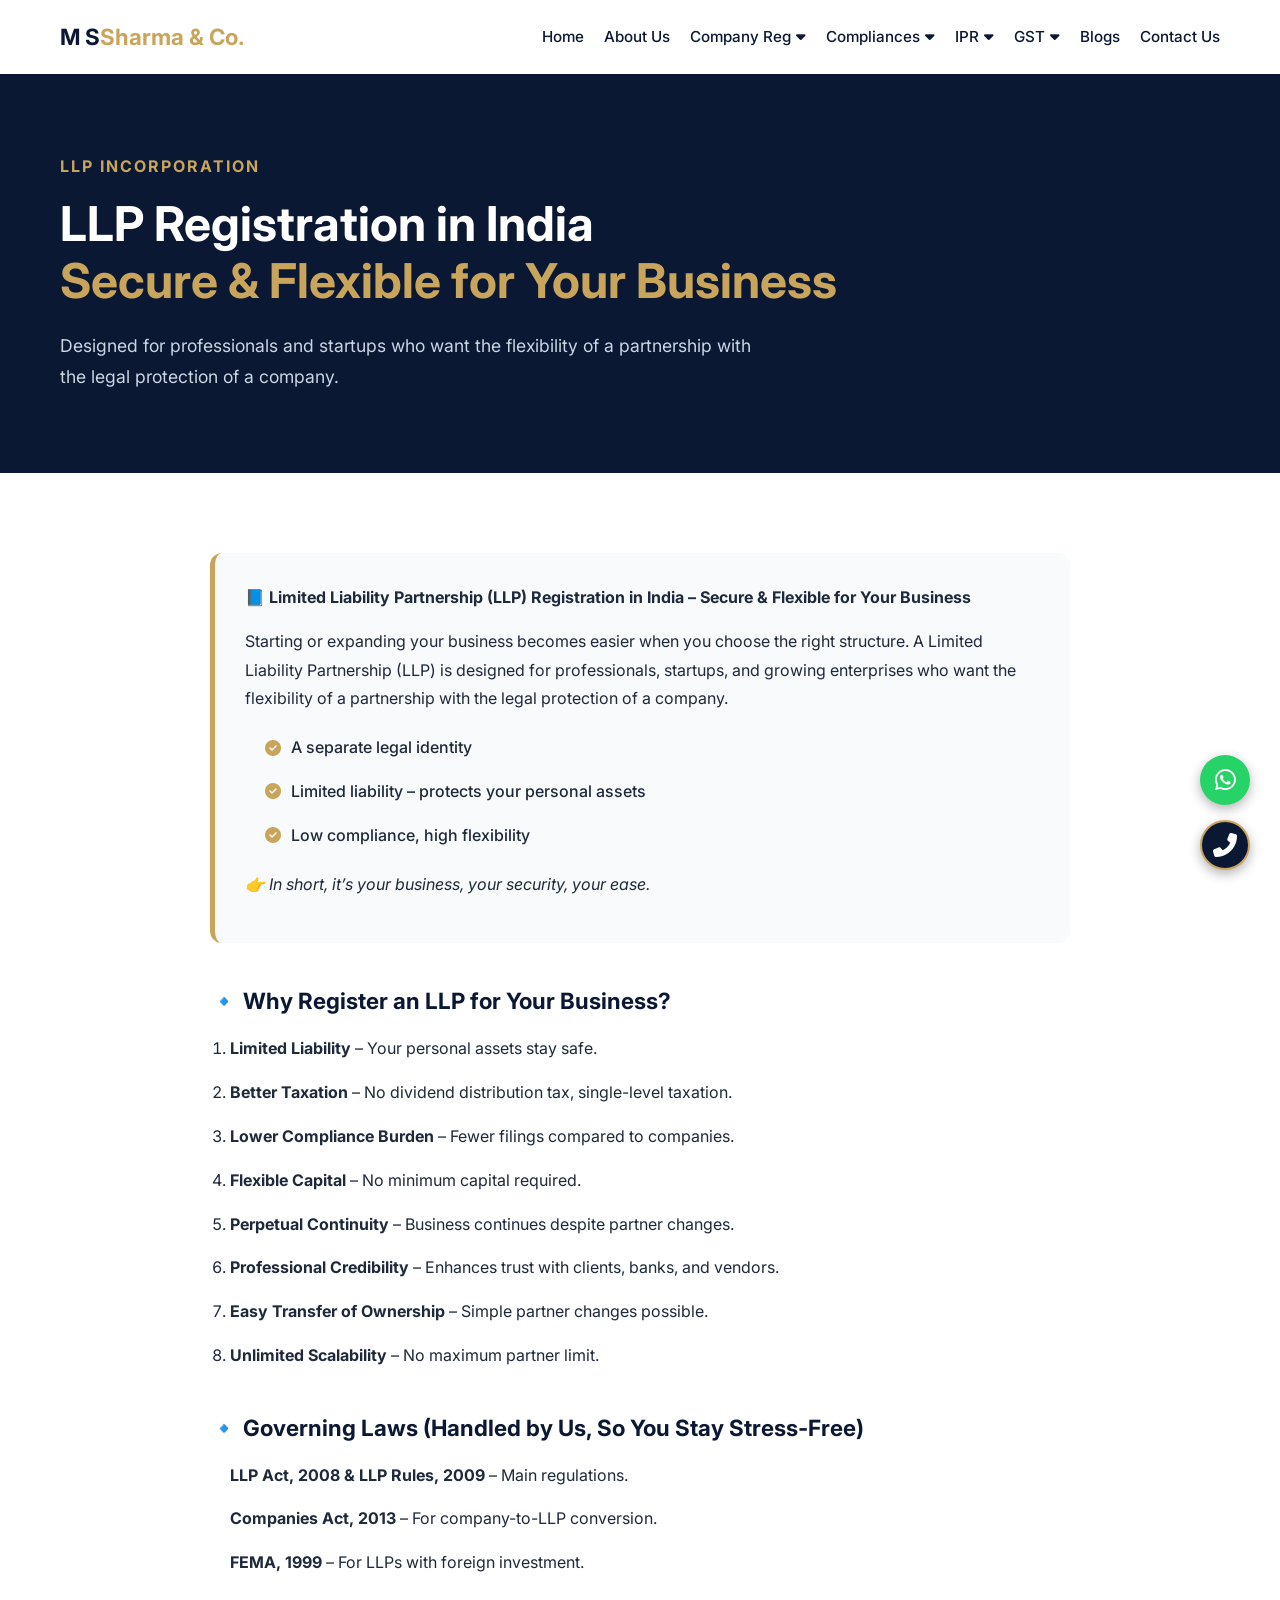
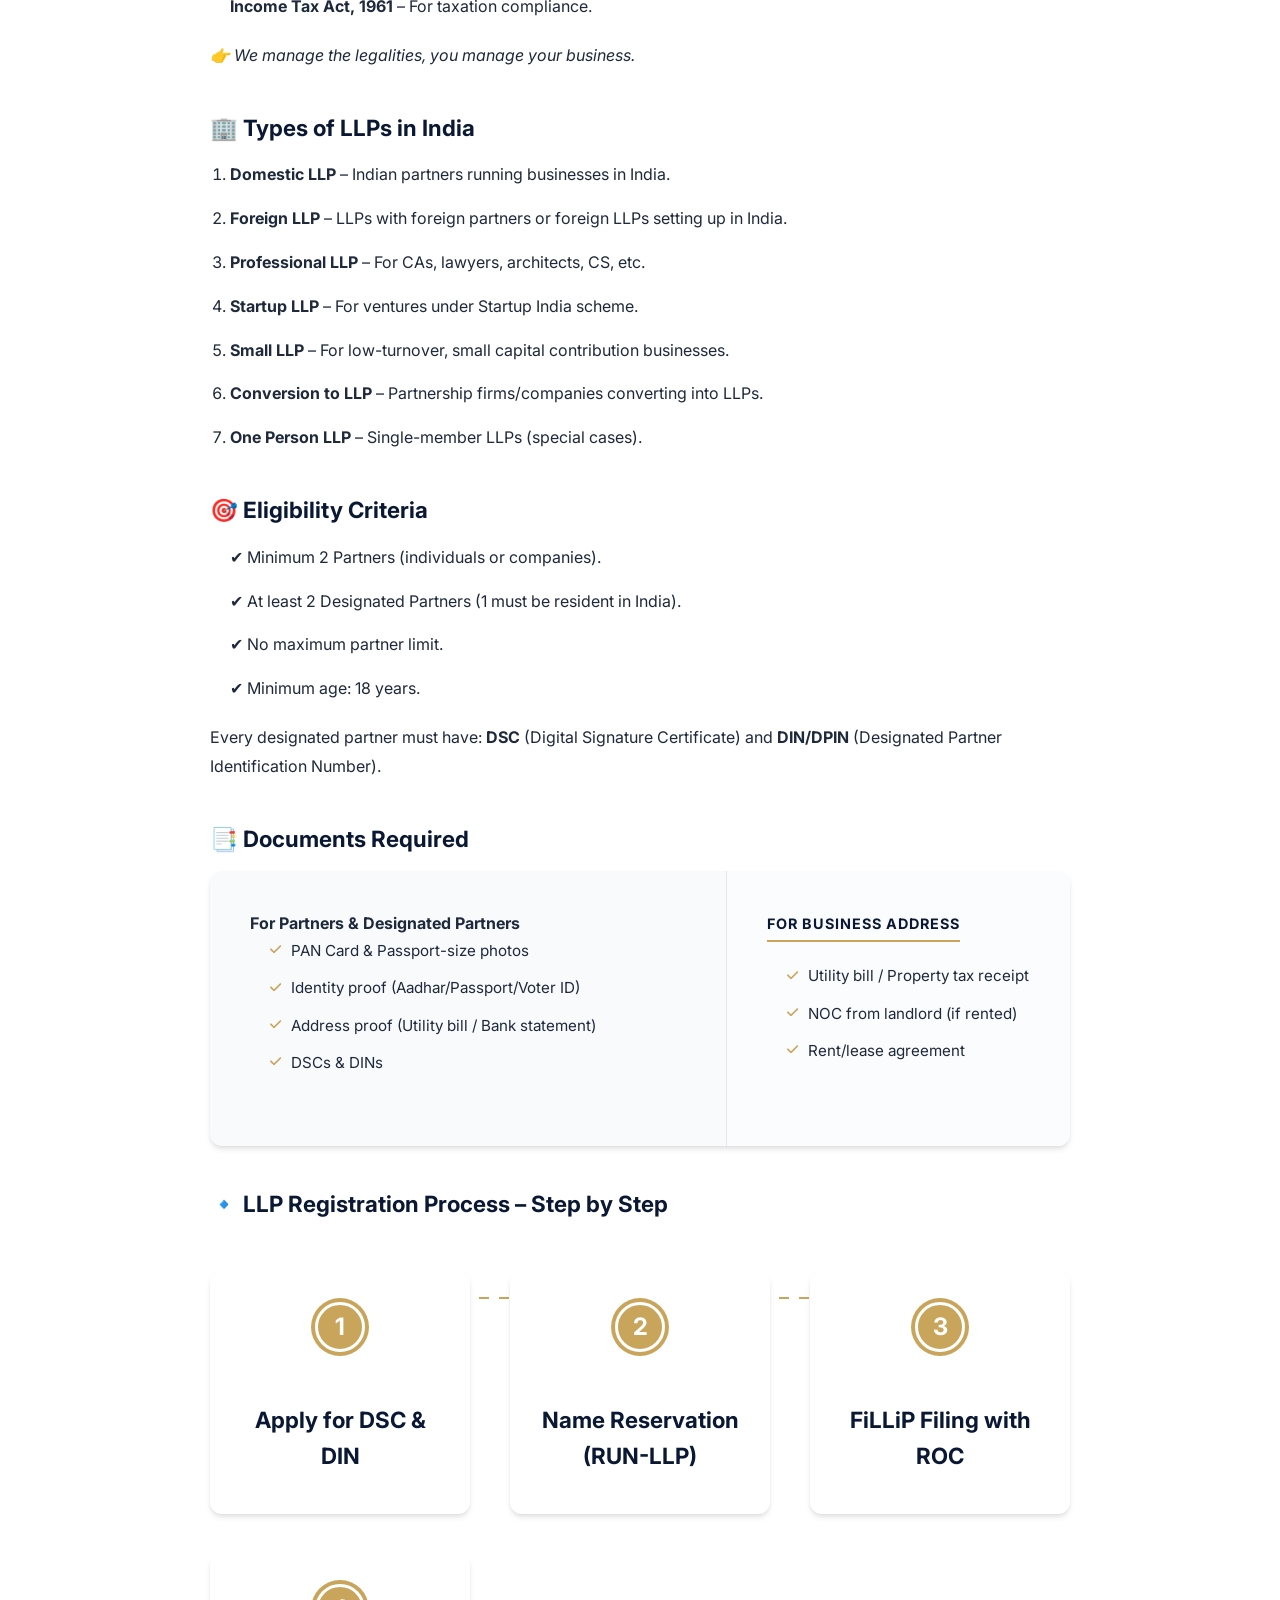
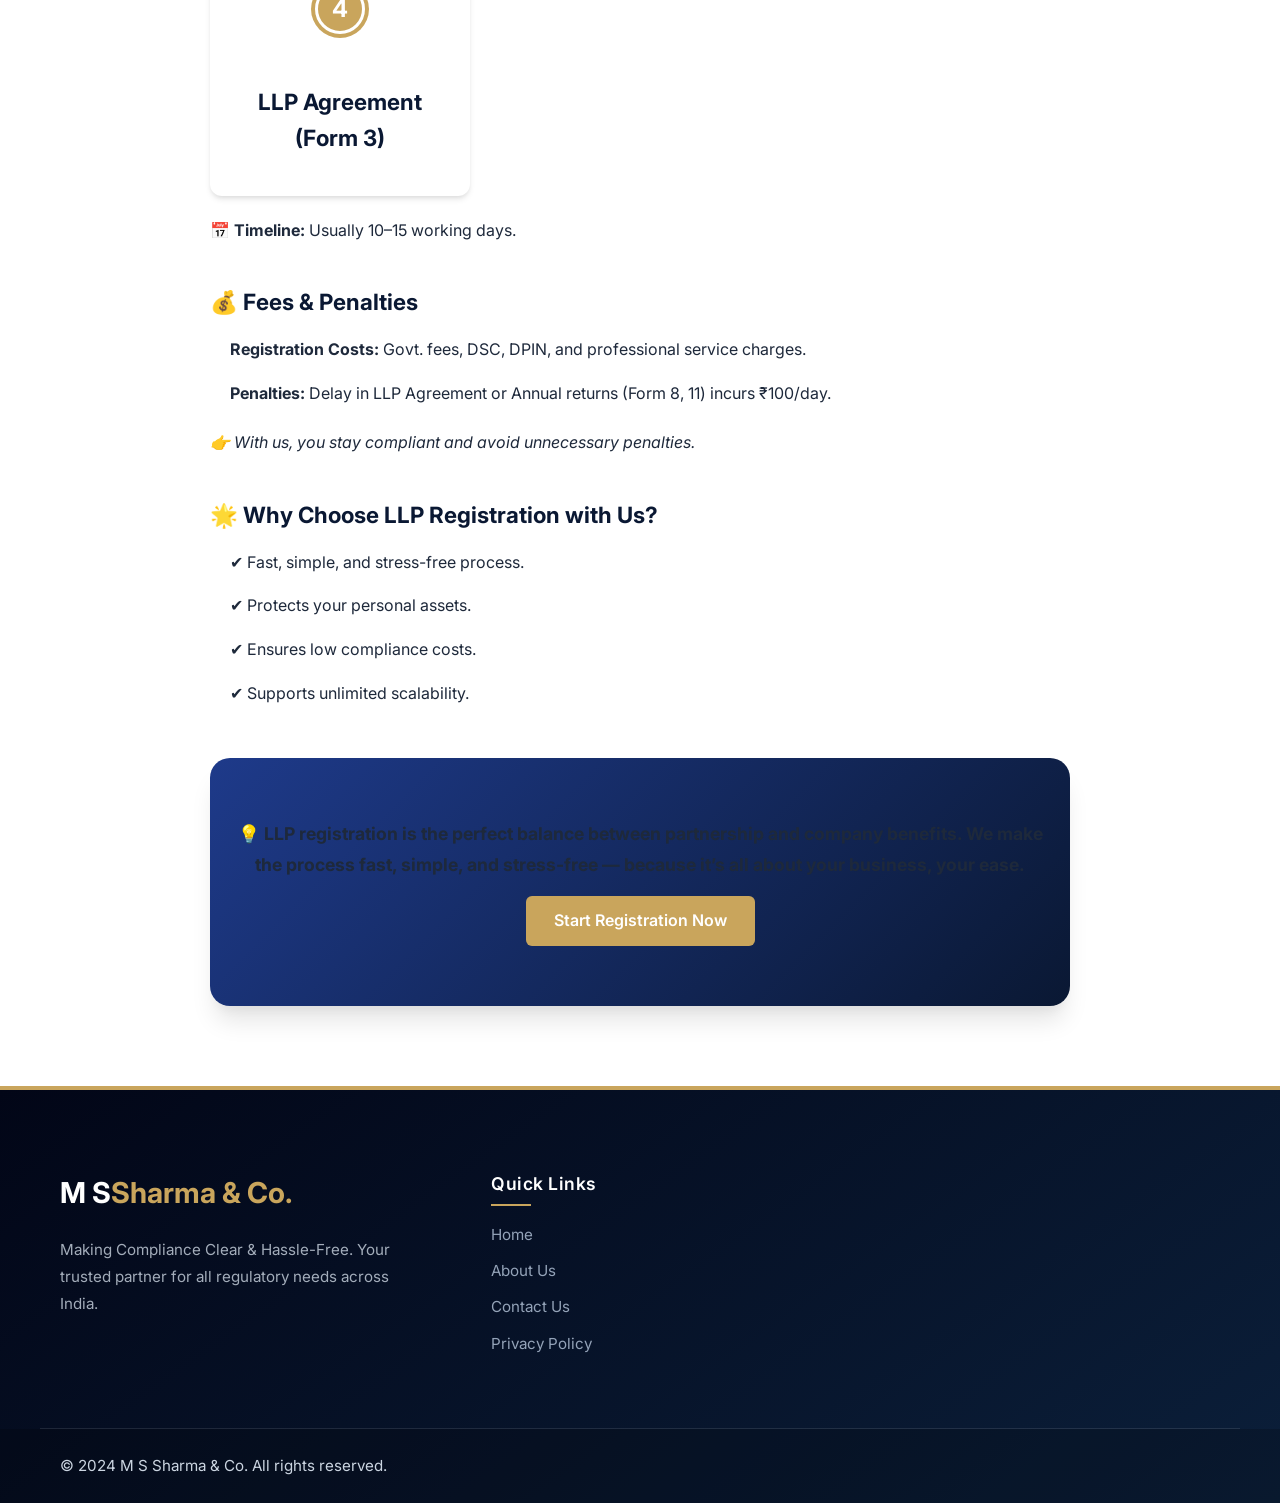
<file: llp-registration.html>
<!DOCTYPE html>
<html lang="en">
<head>
    <meta charset="UTF-8">
    <meta name="viewport" content="width=device-width, initial-scale=1.0">
    <title>LLP Registration | M S Sharma & Co.</title>
    <meta name="description" content="Complete guide to Limited Liability Partnership (LLP) Registration in India. Learn about benefits, requirements, documents, and our hassle-free incorporation process.">
    <link rel="stylesheet" href="style.css">
    <link rel="icon" href="favicon.ico" type="image/x-icon">
    <link href="https://fonts.googleapis.com/css2?family=Inter:wght@300;400;500;600;700&display=swap" rel="stylesheet">
    <link rel="stylesheet" href="https://cdnjs.cloudflare.com/ajax/libs/font-awesome/6.4.0/css/all.min.css">
</head>
<body>
    <!-- Navigation -->
    <nav class="navbar">
        <div class="container nav-container">
            <a href="index.html" class="logo">M S<span>Sharma & Co.</span></a>
            <button class="menu-toggle" aria-label="Toggle Navigation"><i class="fas fa-bars"></i></button>
            <ul class="nav-links">
                <li><a href="index.html">Home</a></li>
                <li><a href="about.html">About Us</a></li>
                <li class="dropdown">
                    <a href="#" class="dropbtn active">Company Reg <i class="fas fa-caret-down"></i></a>
                    <div class="dropdown-content scrollable">
                        <a href="private-limited-registration.html">Private Limited Company Registration</a>
                        <a href="llp-registration.html">LLP Registration</a>
                       
                    </div>
                </li>
                <li class="dropdown">
                    <a href="#" class="dropbtn">Compliances <i class="fas fa-caret-down"></i></a>
                    <div class="dropdown-content scrollable">
                        <div class="dropdown-header">Company Compliance</div>
                        <a href="contact.html">LLP Annual Compliance</a>
                        <a href="contact.html">Annual Compliance for Private Limited Company</a>
                        <div class="dropdown-header">Director Related</div>
                        <a href="contact.html">Director Appointment</a>
                        <a href="contact.html">Director Resignation</a>
                        <a href="contact.html">DIR-3 KYC</a>
                    </div>
                </li>
                <li class="dropdown">
                    <a href="ipr.html" class="dropbtn">IPR <i class="fas fa-caret-down"></i></a>
                    <div class="dropdown-content scrollable">
                        <a href="ipr.html">Trademark Services</a>
                        
                    </div>
                </li>
                <li class="dropdown">
                    <a href="gst.html" class="dropbtn">GST <i class="fas fa-caret-down"></i></a>
                    <div class="dropdown-content scrollable">
                        <div class="dropdown-header">GST Services</div>
                        <a href="gst.html">GST Registration</a>
                    </div>
                </li>
                <li><a href="blogs.html">Blogs</a></li>
                <li><a href="contact.html">Contact Us</a></li>
            </ul>
        </div>
    </nav>

    <header class="page-hero">
        <div class="container">
            <span class="about-label">LLP INCORPORATION</span>
            <h1>LLP Registration in India <br><span>Secure & Flexible for Your Business</span></h1>
            <p>Designed for professionals and startups who want the flexibility of a partnership with the legal protection of a company.</p>
        </div>
    </header>

    <section class="section policy-section">
        <div class="container policy-content">
            <div class="intro-box" style="background: #f8fafc; padding: 30px; border-radius: 12px; margin-bottom: 40px; border-left: 5px solid var(--color-gold);">
                <p><strong>📘 Limited Liability Partnership (LLP) Registration in India – Secure & Flexible for Your Business</strong></p>
                <p>Starting or expanding your business becomes easier when you choose the right structure. A Limited Liability Partnership (LLP) is designed for professionals, startups, and growing enterprises who want the flexibility of a partnership with the legal protection of a company.</p>
                <ul class="why-us-list" style="margin-top: 20px;">
                    <li><i class="fas fa-check-circle"></i> A separate legal identity</li>
                    <li><i class="fas fa-check-circle"></i> Limited liability – protects your personal assets</li>
                    <li><i class="fas fa-check-circle"></i> Low compliance, high flexibility</li>
                </ul>
                <p style="margin-top: 20px;"><em>👉 In short, it’s your business, your security, your ease.</em></p>
            </div>

            <h3>🔹 Why Register an LLP for Your Business?</h3>
            <ol>
                <li><strong>Limited Liability</strong> – Your personal assets stay safe.</li>
                <li><strong>Better Taxation</strong> – No dividend distribution tax, single-level taxation.</li>
                <li><strong>Lower Compliance Burden</strong> – Fewer filings compared to companies.</li>
                <li><strong>Flexible Capital</strong> – No minimum capital required.</li>
                <li><strong>Perpetual Continuity</strong> – Business continues despite partner changes.</li>
                <li><strong>Professional Credibility</strong> – Enhances trust with clients, banks, and vendors.</li>
                <li><strong>Easy Transfer of Ownership</strong> – Simple partner changes possible.</li>
                <li><strong>Unlimited Scalability</strong> – No maximum partner limit.</li>
            </ol>

            <h3 style="margin-top: 40px;">🔹 Governing Laws (Handled by Us, So You Stay Stress-Free)</h3>
            <ul>
                <li><strong>LLP Act, 2008 & LLP Rules, 2009</strong> – Main regulations.</li>
                <li><strong>Companies Act, 2013</strong> – For company-to-LLP conversion.</li>
                <li><strong>FEMA, 1999</strong> – For LLPs with foreign investment.</li>
                <li><strong>Income Tax Act, 1961</strong> – For taxation compliance.</li>
            </ul>
            <p><em>👉 We manage the legalities, you manage your business.</em></p>

            <h3 style="margin-top: 40px;">🏢 Types of LLPs in India</h3>
            <ol>
                <li><strong>Domestic LLP</strong> – Indian partners running businesses in India.</li>
                <li><strong>Foreign LLP</strong> – LLPs with foreign partners or foreign LLPs setting up in India.</li>
                <li><strong>Professional LLP</strong> – For CAs, lawyers, architects, CS, etc.</li>
                <li><strong>Startup LLP</strong> – For ventures under Startup India scheme.</li>
                <li><strong>Small LLP</strong> – For low-turnover, small capital contribution businesses.</li>
                <li><strong>Conversion to LLP</strong> – Partnership firms/companies converting into LLPs.</li>
                <li><strong>One Person LLP</strong> – Single-member LLPs (special cases).</li>
            </ol>

            <h3 style="margin-top: 40px;">🎯 Eligibility Criteria</h3>
            <ul>
                <li>✔ Minimum 2 Partners (individuals or companies).</li>
                <li>✔ At least 2 Designated Partners (1 must be resident in India).</li>
                <li>✔ No maximum partner limit.</li>
                <li>✔ Minimum age: 18 years.</li>
            </ul>
            <p>Every designated partner must have: <strong>DSC</strong> (Digital Signature Certificate) and <strong>DIN/DPIN</strong> (Designated Partner Identification Number).</p>

            <h3 style="margin-top: 40px;">📑 Documents Required</h3>
            <div class="service-row-card" style="margin-bottom: 30px;">
                <div class="service-left">
                    <h4>For Partners & Designated Partners</h4>
                    <ul class="service-check-list">
                        <li><i class="fas fa-check"></i> PAN Card & Passport-size photos</li>
                        <li><i class="fas fa-check"></i> Identity proof (Aadhar/Passport/Voter ID)</li>
                        <li><i class="fas fa-check"></i> Address proof (Utility bill / Bank statement)</li>
                        <li><i class="fas fa-check"></i> DSCs & DINs</li>
                    </ul>
                </div>
                <div class="service-right">
                    <h4>For Business Address</h4>
                    <ul class="service-check-list">
                        <li><i class="fas fa-check"></i> Utility bill / Property tax receipt</li>
                        <li><i class="fas fa-check"></i> NOC from landlord (if rented)</li>
                        <li><i class="fas fa-check"></i> Rent/lease agreement</li>
                    </ul>
                </div>
            </div>

            <h3 style="margin-top: 40px;">🔹 LLP Registration Process – Step by Step</h3>
            <div class="process-grid">
                <div class="process-step"><div class="process-number">1</div><h3>Apply for DSC & DIN</h3></div>
                <div class="process-step"><div class="process-number">2</div><h3>Name Reservation (RUN-LLP)</h3></div>
                <div class="process-step"><div class="process-number">3</div><h3>FiLLiP Filing with ROC</h3></div>
                <div class="process-step"><div class="process-number">4</div><h3>LLP Agreement (Form 3)</h3></div>
            </div>
            <p style="margin-top: 20px;"><strong>📅 Timeline:</strong> Usually 10–15 working days.</p>

            <h3 style="margin-top: 40px;">💰 Fees & Penalties</h3>
            <ul>
                <li><strong>Registration Costs:</strong> Govt. fees, DSC, DPIN, and professional service charges.</li>
                <li><strong>Penalties:</strong> Delay in LLP Agreement or Annual returns (Form 8, 11) incurs ₹100/day.</li>
            </ul>
            <p><em>👉 With us, you stay compliant and avoid unnecessary penalties.</em></p>

            <h3 style="margin-top: 40px;">🌟 Why Choose LLP Registration with Us?</h3>
            <ul>
                <li>✔ Fast, simple, and stress-free process.</li>
                <li>✔ Protects your personal assets.</li>
                <li>✔ Ensures low compliance costs.</li>
                <li>✔ Supports unlimited scalability.</li>
            </ul>

            <div class="cta-box" style="margin-top: 50px;">
                <p><strong>💡 LLP registration is the perfect balance between partnership and company benefits. We make the process fast, simple, and stress-free — because it’s all about your business, your ease.</strong></p>
                <a href="contact.html" class="btn-gold">Start Registration Now</a>
            </div>
        </div>
    </section>

    <footer class="footer">
        <div class="container footer-grid">
            <div class="footer-col footer-brand">
                <a href="index.html" class="footer-logo">M S<span>Sharma & Co.</span></a>
                <p>Making Compliance Clear & Hassle-Free. Your trusted partner for all regulatory needs across India.</p>
            </div>
            <div class="footer-col">
                <h4>Quick Links</h4>
                <ul class="footer-links">
                    <li><a href="index.html">Home</a></li>
                    <li><a href="about.html">About Us</a></li>
                    <li><a href="contact.html">Contact Us</a></li>
                    <li><a href="privacy-policy.html">Privacy Policy</a></li>
                </ul>
            </div>
        </div>
        <div class="footer-bottom">
            <div class="container bottom-flex">
                <p>&copy; 2024 M S Sharma & Co. All rights reserved.</p>
            </div>
        </div>
    </footer>
    <script src="script.js"></script>
</body>
</html>
</file>
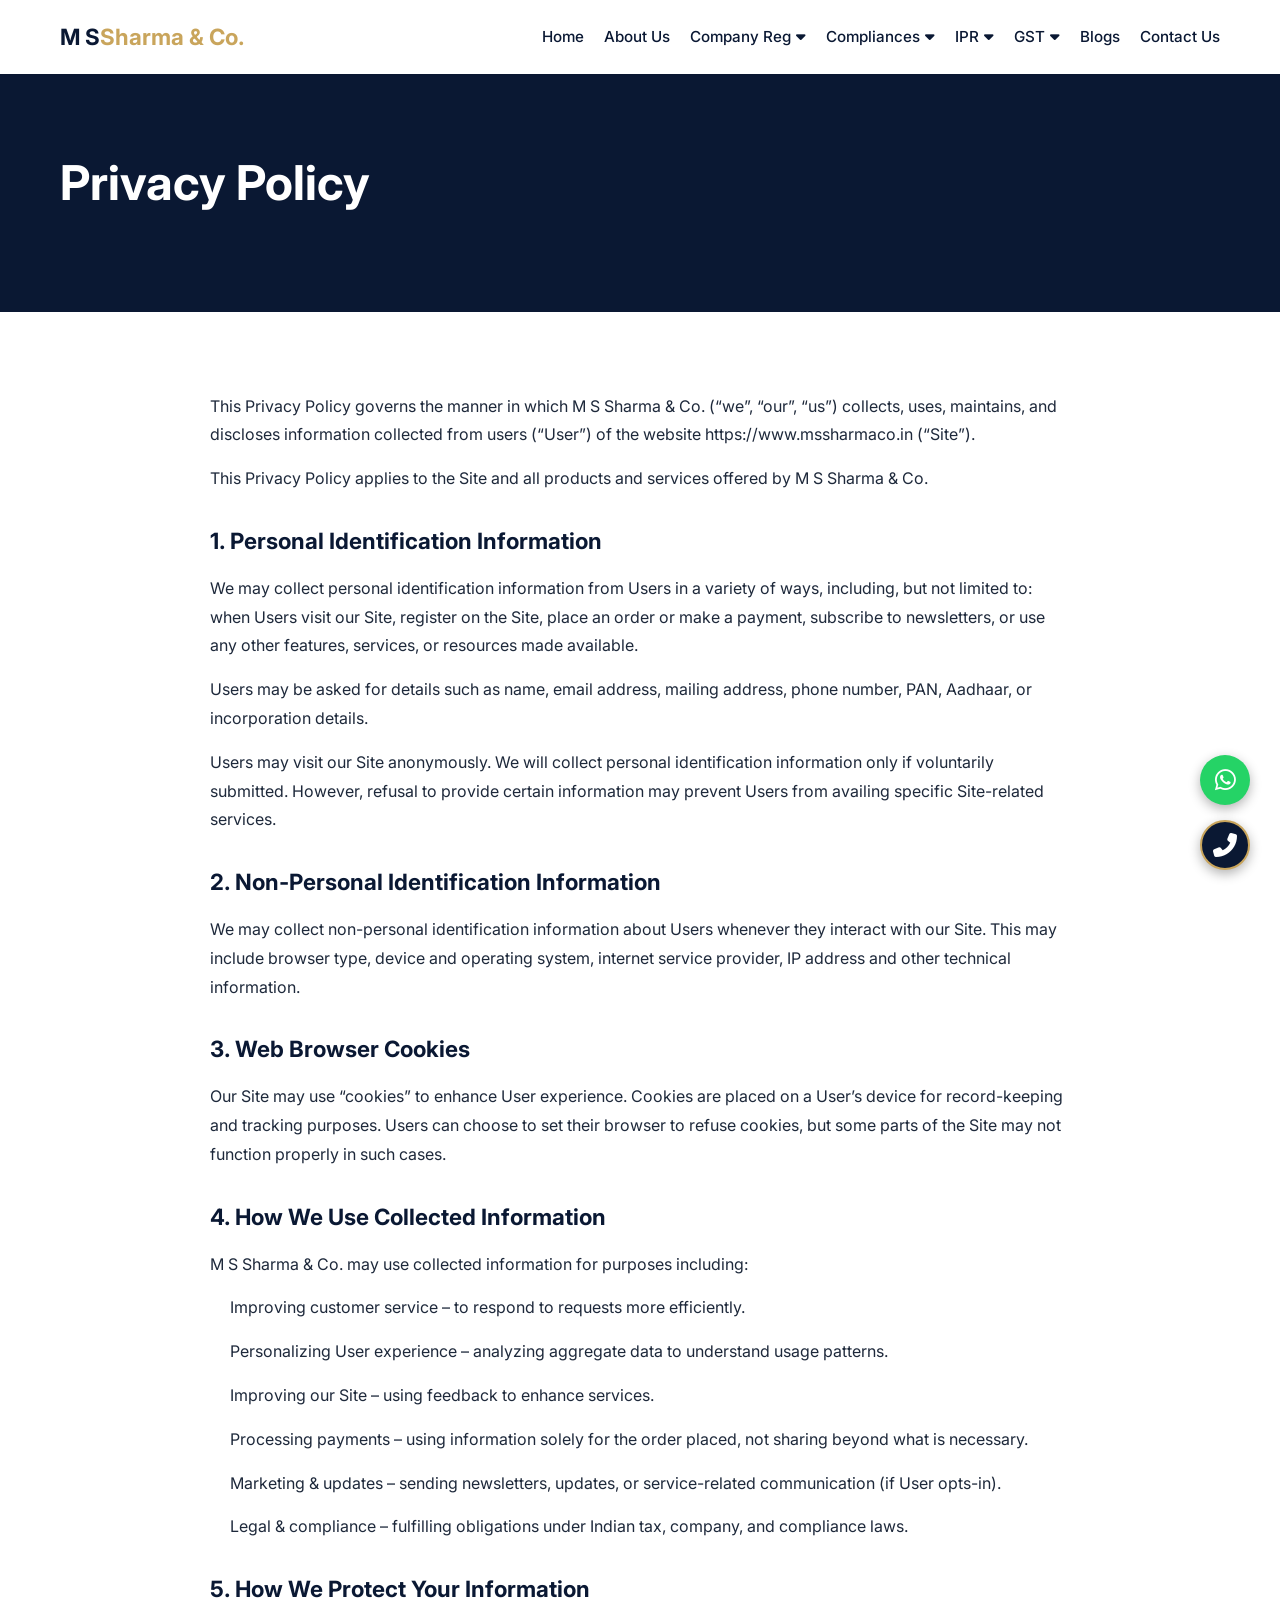
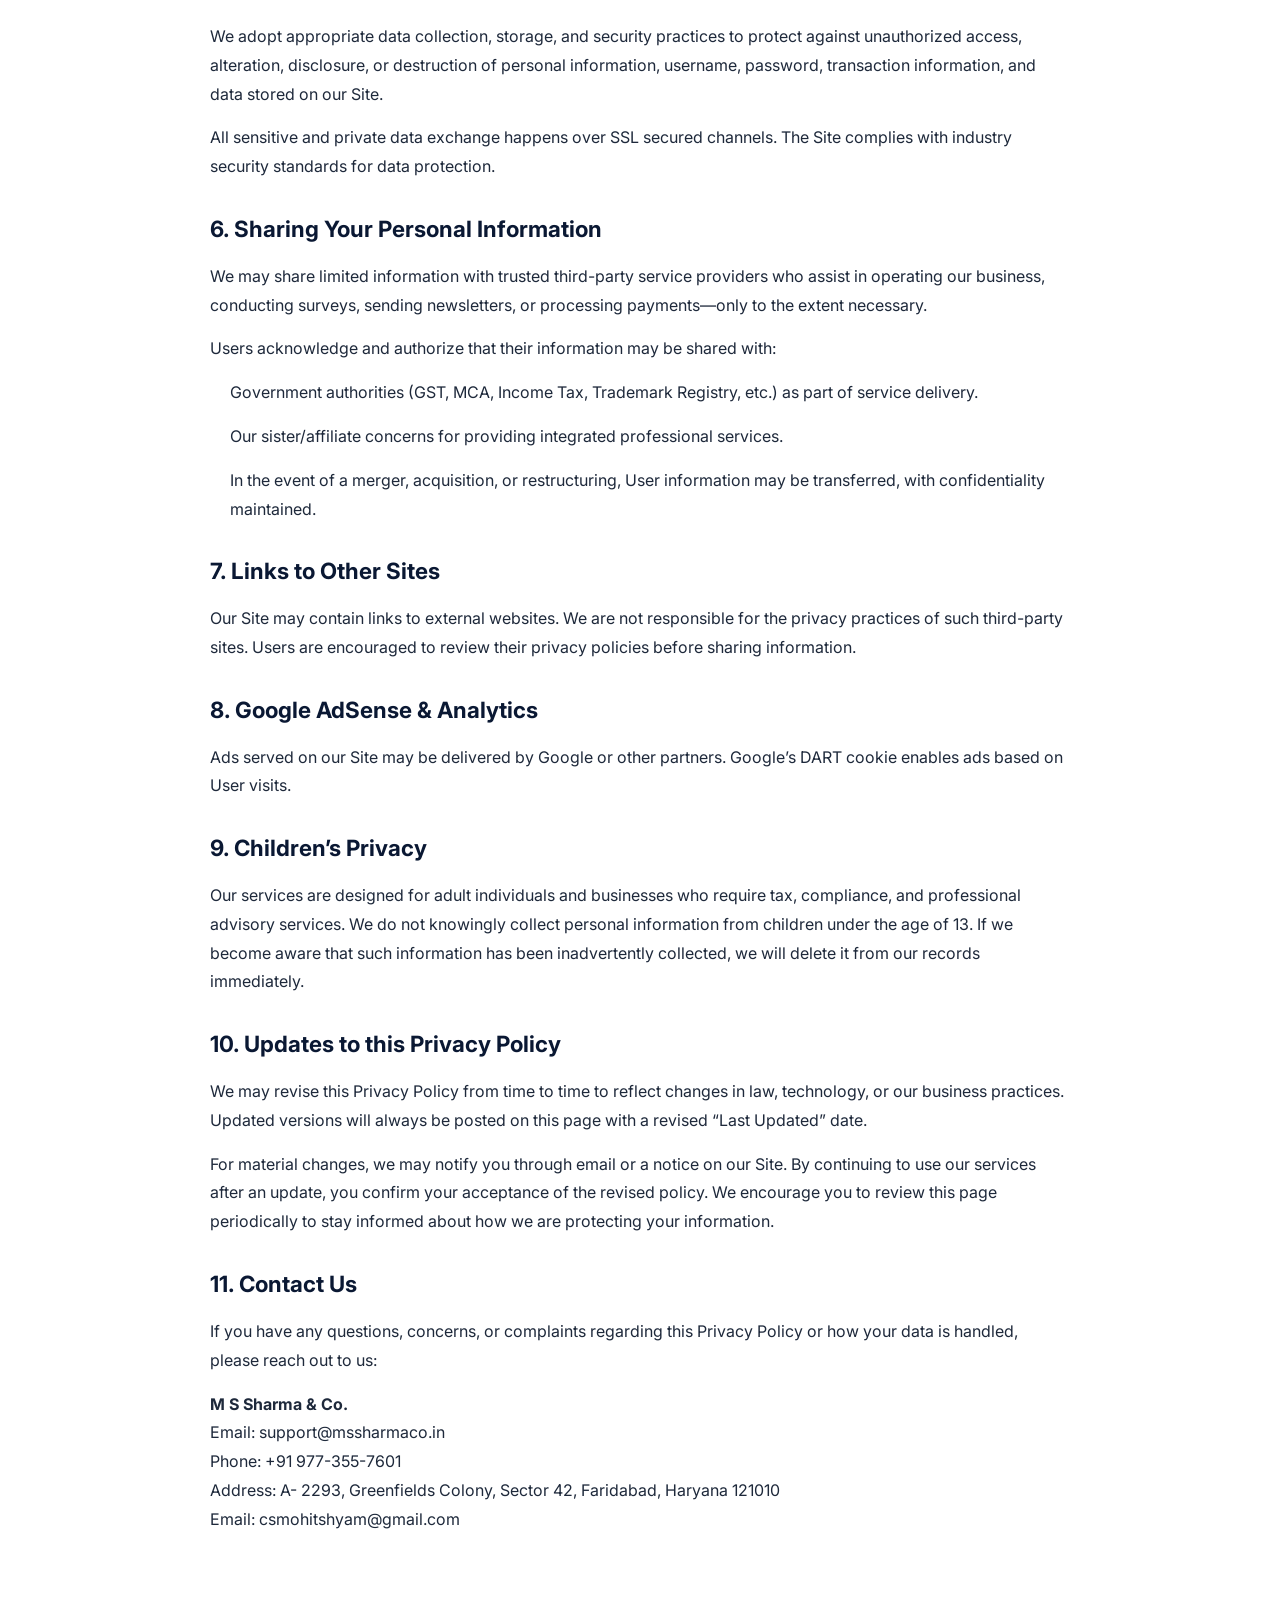
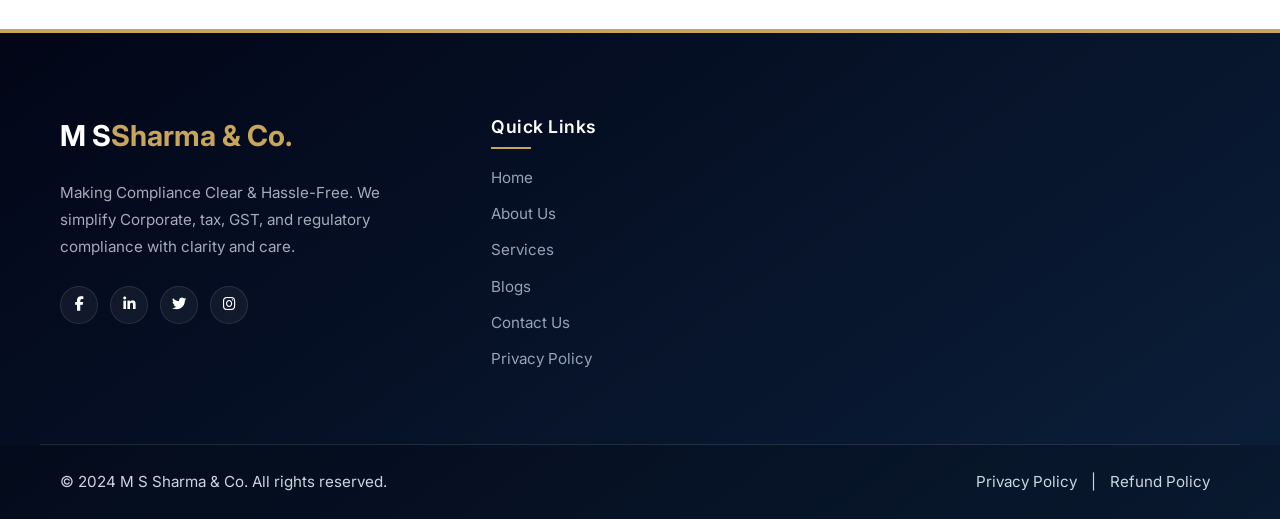
<file: privacy-policy.html>
<!DOCTYPE html>
<html lang="en">
<head>
    <meta charset="UTF-8">
    <meta name="viewport" content="width=device-width, initial-scale=1.0">
    <title>Privacy Policy | M S Sharma & Co.</title>
    <meta name="description" content="Privacy Policy for M S Sharma & Co. - Learn how we collect, use, and protect your personal information.">
    <link rel="stylesheet" href="style.css">
    <link rel="canonical" href="https://www.mssharmaco.in/privacy-policy.html">
    <link rel="icon" href="favicon.ico" type="image/x-icon">

    <!-- Fonts & Icons -->
    <link href="https://fonts.googleapis.com/css2?family=Inter:wght@300;400;500;600;700&display=swap" rel="stylesheet">
    <link rel="stylesheet" href="https://cdnjs.cloudflare.com/ajax/libs/font-awesome/6.4.0/css/all.min.css">
</head>
<body>

    <!-- Navigation -->
    <nav class="navbar">
        <div class="container nav-container">
            <a href="index.html" class="logo">M S<span>Sharma & Co.</span></a>
            <button class="menu-toggle" aria-label="Toggle Navigation"><i class="fas fa-bars"></i></button>
            <ul class="nav-links">
                <li><a href="index.html">Home</a></li>
                <li><a href="about.html">About Us</a></li>
                <li class="dropdown">
                    <a href="#" class="dropbtn">Company Reg <i class="fas fa-caret-down"></i></a>
                    <div class="dropdown-content scrollable">
                        <a href="private-limited-registration.html">Private Limited Company Registration</a>
                        <a href="llp-registration.html">LLP Registration</a>
                        
                    </div>
                </li>
                <li class="dropdown">
                    <a href="#" class="dropbtn">Compliances <i class="fas fa-caret-down"></i></a>
                    <div class="dropdown-content scrollable">
                        <div class="dropdown-header">Company Compliance</div>
                        <a href="contact.html">LLP Annual Compliance</a>
                        <a href="contact.html">Annual Compliance for Private Limited Company</a>
                        <div class="dropdown-header">Services</div>
                        <a href="contact.html">Book Keeping and Accounting Services</a>
                        <div class="dropdown-header">Changes</div>
                        <a href="contact.html">Change Pvt Ltd Company Name</a>
                        <a href="contact.html">Close Pvt Ltd Company</a>
                        <div class="dropdown-header">Director Related</div>
                        <a href="contact.html">Director Appointment</a>
                        <a href="contact.html">Change of Auditor</a>
                        <div class="dropdown-header">Event Based Compliance</div>
                        <a href="contact.html">Winding Up of A Company</a>
                        <a href="contact.html">Increase Authorized Capital</a>
                        <a href="contact.html">Change in Registered Office</a>
                        <a href="contact.html">Change in Object Clause</a>
                        <div class="dropdown-header">Director</div>
                        <a href="contact.html">Director Appointment</a>
                        <a href="contact.html">Removal of Director</a>
                        <a href="contact.html">Change in Director</a>
                        <a href="contact.html">Add Designated Partner</a>
                        <a href="contact.html">Director Resignation</a>
                        <div class="dropdown-header">Other</div>
                        <a href="contact.html">DIR-3 KYC for Director</a>
                        <a href="contact.html">Transfer of Shares</a>
                        <a href="contact.html">Issue of Shares</a>
                    </div>
                </li>
                <li class="dropdown">
                    <a href="ipr.html" class="dropbtn">IPR <i class="fas fa-caret-down"></i></a>
                    <div class="dropdown-content scrollable">
                        <a href="ipr.html">Trademark Services</a>
                        
                    </div>
                </li>
                <li class="dropdown">
                    <a href="gst.html" class="dropbtn">GST <i class="fas fa-caret-down"></i></a>
                    <div class="dropdown-content scrollable">
                        <div class="dropdown-header">GST Services</div>
                        <a href="gst.html">GST Registration</a>
                    </div>
                </li>
                <li><a href="blogs.html">Blogs</a></li>
                <li><a href="contact.html">Contact Us</a></li>
            </ul>
        </div>
    </nav>

    <header class="page-hero">
        <div class="container">
            <h1>Privacy Policy</h1>
        </div>
    </header>

    <section class="section policy-section">
        <div class="container policy-content">
            <p>This Privacy Policy governs the manner in which M S Sharma & Co. (“we”, “our”, “us”) collects, uses, maintains, and discloses information collected from users (“User”) of the website https://www.mssharmaco.in (“Site”).</p>
            <p>This Privacy Policy applies to the Site and all products and services offered by M S Sharma & Co.</p>

            <h3>1. Personal Identification Information</h3>
            <p>We may collect personal identification information from Users in a variety of ways, including, but not limited to: when Users visit our Site, register on the Site, place an order or make a payment, subscribe to newsletters, or use any other features, services, or resources made available.</p>
            <p>Users may be asked for details such as name, email address, mailing address, phone number, PAN, Aadhaar, or incorporation details.</p>
            <p>Users may visit our Site anonymously. We will collect personal identification information only if voluntarily submitted. However, refusal to provide certain information may prevent Users from availing specific Site-related services.</p>

            <h3>2. Non-Personal Identification Information</h3>
            <p>We may collect non-personal identification information about Users whenever they interact with our Site. This may include browser type, device and operating system, internet service provider, IP address and other technical information.</p>

            <h3>3. Web Browser Cookies</h3>
            <p>Our Site may use “cookies” to enhance User experience. Cookies are placed on a User’s device for record-keeping and tracking purposes. Users can choose to set their browser to refuse cookies, but some parts of the Site may not function properly in such cases.</p>

            <h3>4. How We Use Collected Information</h3>
            <p>M S Sharma & Co. may use collected information for purposes including:</p>
            <ul>
                <li>Improving customer service – to respond to requests more efficiently.</li>
                <li>Personalizing User experience – analyzing aggregate data to understand usage patterns.</li>
                <li>Improving our Site – using feedback to enhance services.</li>
                <li>Processing payments – using information solely for the order placed, not sharing beyond what is necessary.</li>
                <li>Marketing & updates – sending newsletters, updates, or service-related communication (if User opts-in).</li>
                <li>Legal & compliance – fulfilling obligations under Indian tax, company, and compliance laws.</li>
            </ul>

            <h3>5. How We Protect Your Information</h3>
            <p>We adopt appropriate data collection, storage, and security practices to protect against unauthorized access, alteration, disclosure, or destruction of personal information, username, password, transaction information, and data stored on our Site.</p>
            <p>All sensitive and private data exchange happens over SSL secured channels. The Site complies with industry security standards for data protection.</p>

            <h3>6. Sharing Your Personal Information</h3>
            <p>We may share limited information with trusted third-party service providers who assist in operating our business, conducting surveys, sending newsletters, or processing payments—only to the extent necessary.</p>
            <p>Users acknowledge and authorize that their information may be shared with:</p>
            <ul>
                <li>Government authorities (GST, MCA, Income Tax, Trademark Registry, etc.) as part of service delivery.</li>
                <li>Our sister/affiliate concerns for providing integrated professional services.</li>
                <li>In the event of a merger, acquisition, or restructuring, User information may be transferred, with confidentiality maintained.</li>
            </ul>

            <h3>7. Links to Other Sites</h3>
            <p>Our Site may contain links to external websites. We are not responsible for the privacy practices of such third-party sites. Users are encouraged to review their privacy policies before sharing information.</p>

            <h3>8. Google AdSense & Analytics</h3>
            <p>Ads served on our Site may be delivered by Google or other partners. Google’s DART cookie enables ads based on User visits.</p>

            <h3>9. Children’s Privacy</h3>
            <p>Our services are designed for adult individuals and businesses who require tax, compliance, and professional advisory services. We do not knowingly collect personal information from children under the age of 13. If we become aware that such information has been inadvertently collected, we will delete it from our records immediately.</p>

            <h3>10. Updates to this Privacy Policy</h3>
            <p>We may revise this Privacy Policy from time to time to reflect changes in law, technology, or our business practices. Updated versions will always be posted on this page with a revised “Last Updated” date.</p>
            <p>For material changes, we may notify you through email or a notice on our Site. By continuing to use our services after an update, you confirm your acceptance of the revised policy. We encourage you to review this page periodically to stay informed about how we are protecting your information.</p>

            <h3>11. Contact Us</h3>
            <p>If you have any questions, concerns, or complaints regarding this Privacy Policy or how your data is handled, please reach out to us:</p>
            <p>
                <strong>M S Sharma & Co.</strong><br>
                Email: <a href="mailto:support@mssharmaco.in">support@mssharmaco.in</a><br>
                Phone: +91 977-355-7601<br>
                Address: A- 2293, Greenfields Colony, Sector 42, Faridabad, Haryana 121010<br>
                Email: <a href="mailto:csmohitshyam@gmail.com">csmohitshyam@gmail.com</a>
            </p>
        </div>
    </section>

    <footer class="footer">
        <div class="container footer-grid">
            <div class="footer-col footer-brand">
                <a href="index.html" class="footer-logo">M S<span>Sharma & Co.</span></a>
                <p>Making Compliance Clear & Hassle-Free. We simplify Corporate, tax, GST, and regulatory compliance with clarity and care.</p>
                <div class="footer-social">
                    <a href="#"><i class="fab fa-facebook-f"></i></a>
                    <a href="#"><i class="fab fa-linkedin-in"></i></a>
                    <a href="#"><i class="fab fa-twitter"></i></a>
                    <a href="#"><i class="fab fa-instagram"></i></a>
                </div>
            </div>
            <div class="footer-col">
                <h4>Quick Links</h4>
                <ul class="footer-links">
                    <li><a href="index.html">Home</a></li>
                    <li><a href="about.html">About Us</a></li>
                    <li><a href="services.html">Services</a></li>
                    <li><a href="blogs.html">Blogs</a></li>
                    <li><a href="contact.html">Contact Us</a></li>
                    <li><a href="privacy-policy.html">Privacy Policy</a></li>
                </ul>
            </div>
            <!-- ... existing footer columns ... -->
        </div>
        <div class="footer-bottom">
            <div class="container bottom-flex">
                <p>&copy; 2024 M S Sharma & Co. All rights reserved.</p>
                <div class="legal-links">
                    <a href="privacy-policy.html">Privacy Policy</a>
                    <span>|</span>
                    <a href="refund-policy.html">Refund Policy</a>
                </div>
            </div>
        </div>
    </footer>
    <script src="script.js"></script>
</body>
</html>
</file>
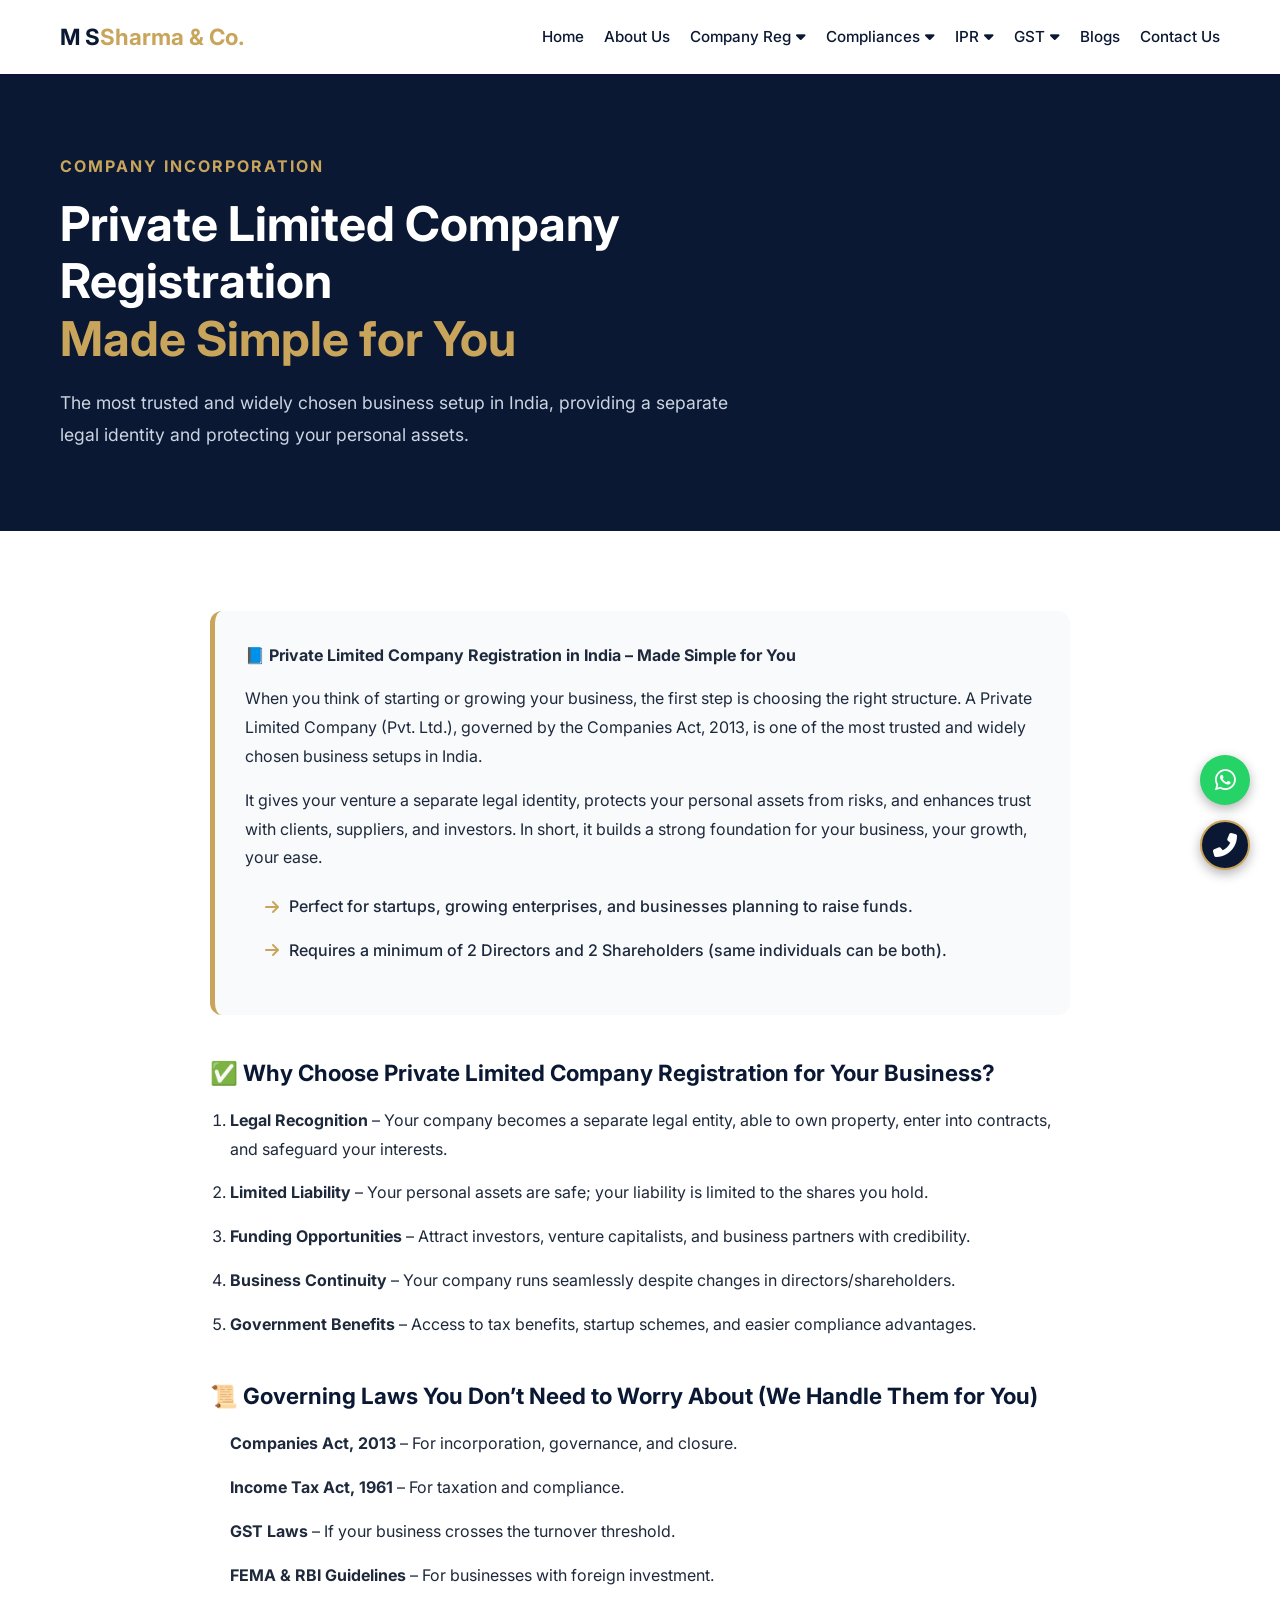
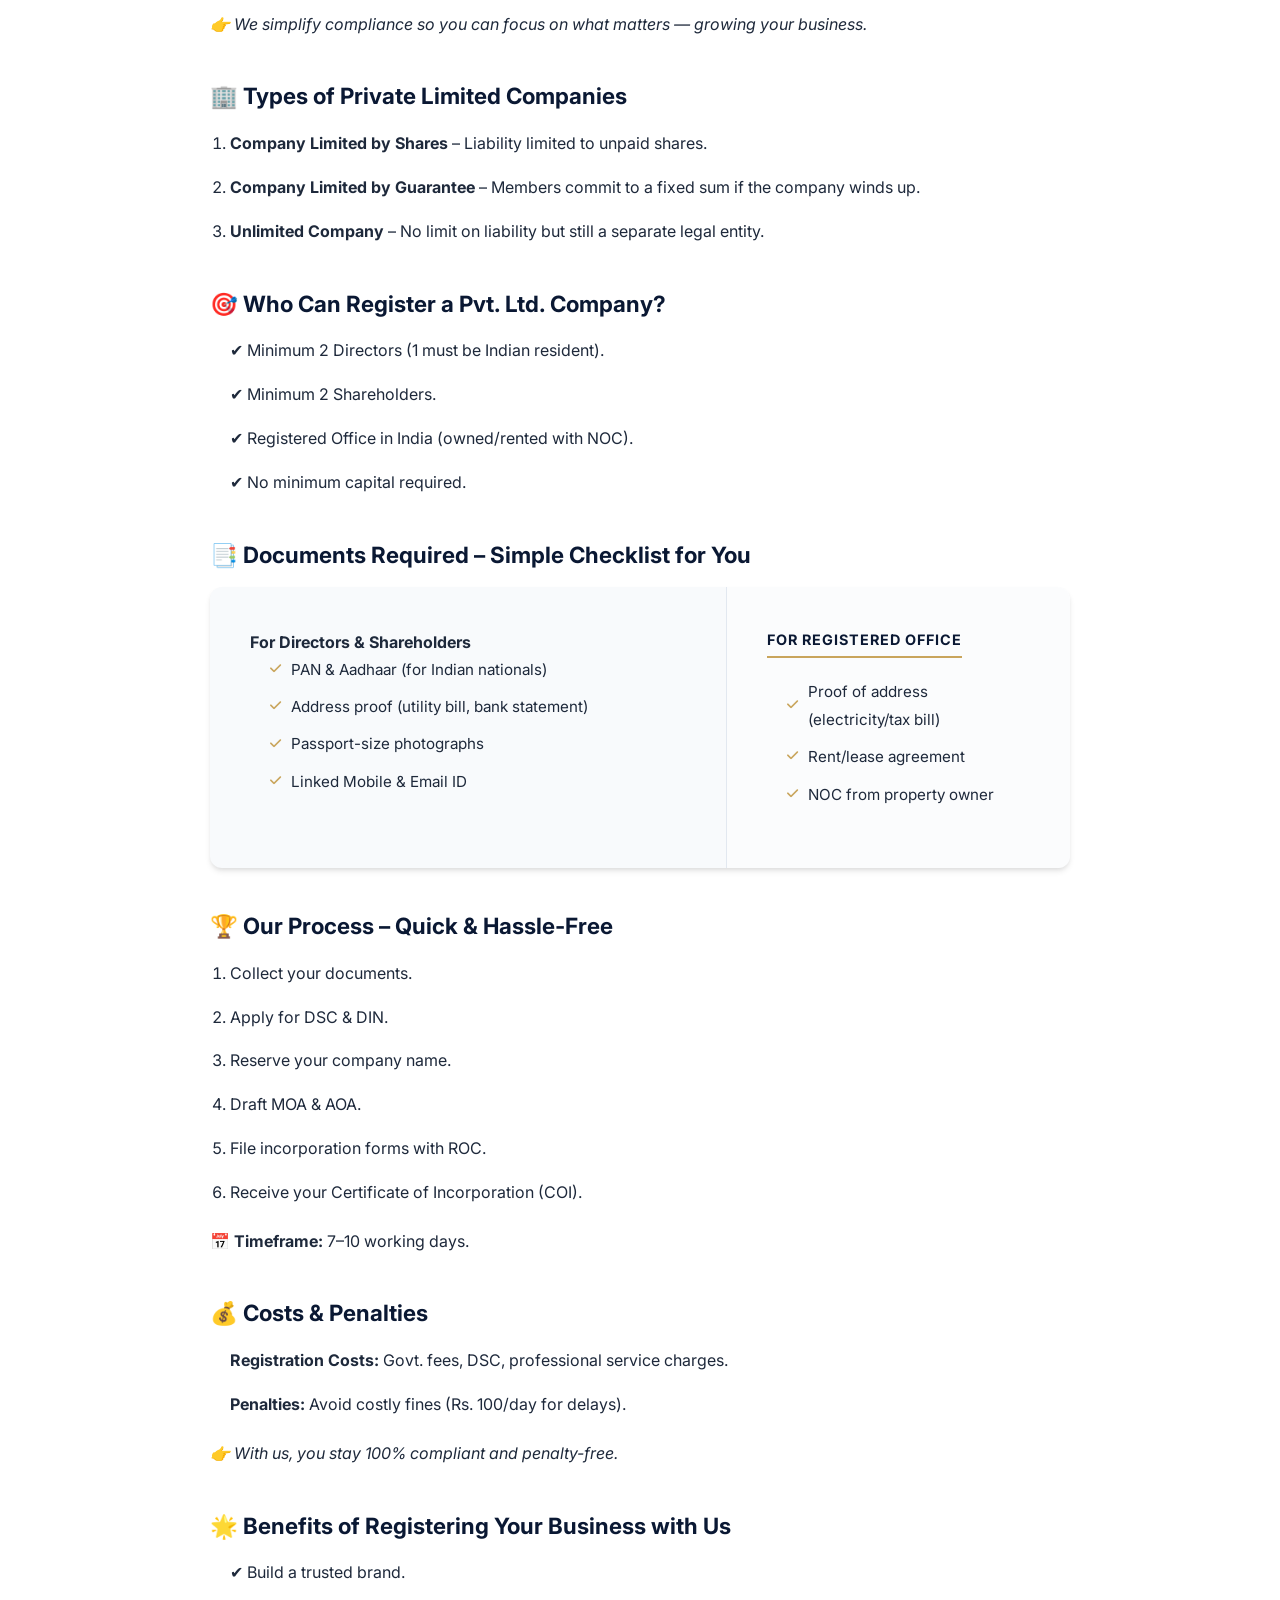
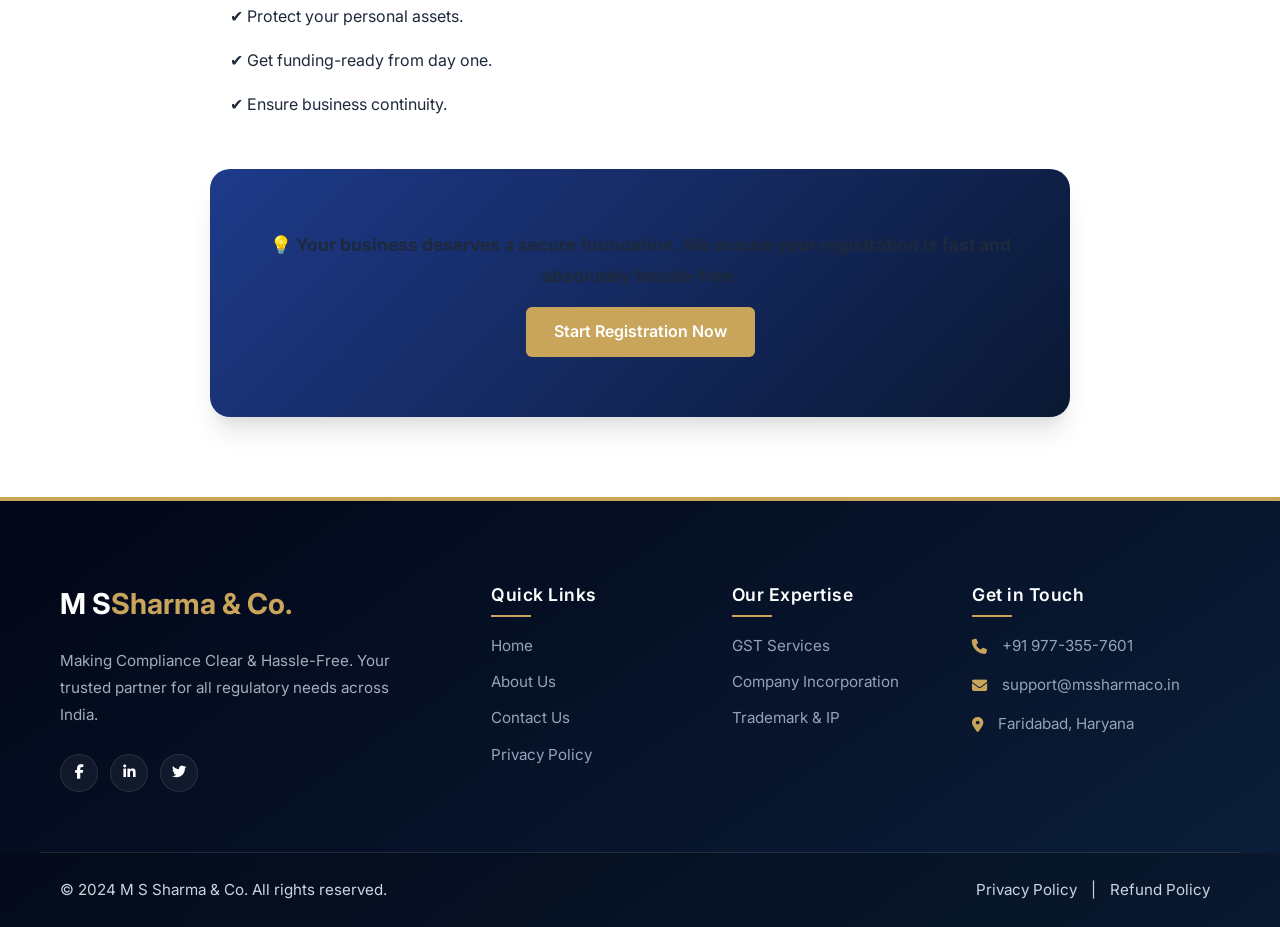
<file: private-limited-registration.html>
<!DOCTYPE html>
<html lang="en">
<head>
    <meta charset="UTF-8">
    <meta name="viewport" content="width=device-width, initial-scale=1.0">
    <title>Private Limited Company Registration | M S Sharma & Co.</title>
    <meta name="description" content="Complete guide to Private Limited Company Registration in India. Learn about benefits, requirements, documents, and our hassle-free incorporation process.">
    <link rel="stylesheet" href="style.css">
    <link rel="icon" href="favicon.ico" type="image/x-icon">
    <link href="https://fonts.googleapis.com/css2?family=Inter:wght@300;400;500;600;700&display=swap" rel="stylesheet">
    <link rel="stylesheet" href="https://cdnjs.cloudflare.com/ajax/libs/font-awesome/6.4.0/css/all.min.css">
</head>
<body>
    <!-- Navigation -->
    <nav class="navbar">
        <div class="container nav-container">
            <a href="index.html" class="logo">M S<span>Sharma & Co.</span></a>
            <button class="menu-toggle" aria-label="Toggle Navigation"><i class="fas fa-bars"></i></button>
            <ul class="nav-links">
                <li><a href="index.html">Home</a></li>
                <li><a href="about.html">About Us</a></li>
                <li class="dropdown">
                    <a href="#" class="dropbtn active">Company Reg <i class="fas fa-caret-down"></i></a>
                    <div class="dropdown-content scrollable">
                        <a href="private-limited-registration.html">Private Limited Company Registration</a>
                        <a href="llp-registration.html">LLP Registration</a>
                       
                    </div>
                </li>
                <li class="dropdown">
                    <a href="#" class="dropbtn">Compliances <i class="fas fa-caret-down"></i></a>
                    <div class="dropdown-content scrollable">
                        <div class="dropdown-header">Company Compliance</div>
                        <a href="contact.html">LLP Annual Compliance</a>
                        <a href="contact.html">Annual Compliance for Pvt Ltd</a>
                        <div class="dropdown-header">Director Related</div>
                        <a href="contact.html">Director Appointment</a>
                        <a href="contact.html">Director Resignation</a>
                        <a href="contact.html">DIR-3 KYC</a>
                    </div>
                </li>
                <li class="dropdown">
                    <a href="ipr.html" class="dropbtn">IPR <i class="fas fa-caret-down"></i></a>
                    <div class="dropdown-content scrollable">
                        <a href="ipr.html">Trademark Services</a>
                        
                    </div>
                </li>
                <li class="dropdown">
                    <a href="gst.html" class="dropbtn">GST <i class="fas fa-caret-down"></i></a>
                    <div class="dropdown-content scrollable">
                        <div class="dropdown-header">GST Services</div>
                        <a href="gst.html">GST Registration</a>
                    </div>
                </li>
                <li><a href="blogs.html">Blogs</a></li>
                <li><a href="contact.html">Contact Us</a></li>
            </ul>
        </div>
    </nav>

    <header class="page-hero">
        <div class="container">
            <span class="about-label">COMPANY INCORPORATION</span>
            <h1>Private Limited Company Registration <br><span>Made Simple for You</span></h1>
            <p>The most trusted and widely chosen business setup in India, providing a separate legal identity and protecting your personal assets.</p>
        </div>
    </header>

    <section class="section policy-section">
        <div class="container policy-content">
            <div class="intro-box" style="background: #f8fafc; padding: 30px; border-radius: 12px; margin-bottom: 40px; border-left: 5px solid var(--color-gold);">
                <p><strong>📘 Private Limited Company Registration in India – Made Simple for You</strong></p>
                <p>When you think of starting or growing your business, the first step is choosing the right structure. A Private Limited Company (Pvt. Ltd.), governed by the Companies Act, 2013, is one of the most trusted and widely chosen business setups in India.</p>
                <p>It gives your venture a separate legal identity, protects your personal assets from risks, and enhances trust with clients, suppliers, and investors. In short, it builds a strong foundation for your business, your growth, your ease.</p>
                <ul class="why-us-list" style="margin-top: 20px;">
                    <li><i class="fas fa-arrow-right"></i> Perfect for startups, growing enterprises, and businesses planning to raise funds.</li>
                    <li><i class="fas fa-arrow-right"></i> Requires a minimum of 2 Directors and 2 Shareholders (same individuals can be both).</li>
                </ul>
            </div>

            <h3>✅ Why Choose Private Limited Company Registration for Your Business?</h3>
            <ol>
                <li><strong>Legal Recognition</strong> – Your company becomes a separate legal entity, able to own property, enter into contracts, and safeguard your interests.</li>
                <li><strong>Limited Liability</strong> – Your personal assets are safe; your liability is limited to the shares you hold.</li>
                <li><strong>Funding Opportunities</strong> – Attract investors, venture capitalists, and business partners with credibility.</li>
                <li><strong>Business Continuity</strong> – Your company runs seamlessly despite changes in directors/shareholders.</li>
                <li><strong>Government Benefits</strong> – Access to tax benefits, startup schemes, and easier compliance advantages.</li>
            </ol>

            <h3 style="margin-top: 40px;">📜 Governing Laws You Don’t Need to Worry About (We Handle Them for You)</h3>
            <ul>
                <li><strong>Companies Act, 2013</strong> – For incorporation, governance, and closure.</li>
                <li><strong>Income Tax Act, 1961</strong> – For taxation and compliance.</li>
                <li><strong>GST Laws</strong> – If your business crosses the turnover threshold.</li>
                <li><strong>FEMA & RBI Guidelines</strong> – For businesses with foreign investment.</li>
            </ul>
            <p><em>👉 We simplify compliance so you can focus on what matters — growing your business.</em></p>

            <h3 style="margin-top: 40px;">🏢 Types of Private Limited Companies</h3>
            <ol>
                <li><strong>Company Limited by Shares</strong> – Liability limited to unpaid shares.</li>
                <li><strong>Company Limited by Guarantee</strong> – Members commit to a fixed sum if the company winds up.</li>
                <li><strong>Unlimited Company</strong> – No limit on liability but still a separate legal entity.</li>
            </ol>

            <h3 style="margin-top: 40px;">🎯 Who Can Register a Pvt. Ltd. Company?</h3>
            <ul>
                <li>✔ Minimum 2 Directors (1 must be Indian resident).</li>
                <li>✔ Minimum 2 Shareholders.</li>
                <li>✔ Registered Office in India (owned/rented with NOC).</li>
                <li>✔ No minimum capital required.</li>
            </ul>

            <h3 style="margin-top: 40px;">📑 Documents Required – Simple Checklist for You</h3>
            <div class="service-row-card" style="margin-bottom: 30px;">
                <div class="service-left">
                    <h4>For Directors & Shareholders</h4>
                    <ul class="service-check-list">
                        <li><i class="fas fa-check"></i> PAN & Aadhaar (for Indian nationals)</li>
                        <li><i class="fas fa-check"></i> Address proof (utility bill, bank statement)</li>
                        <li><i class="fas fa-check"></i> Passport-size photographs</li>
                        <li><i class="fas fa-check"></i> Linked Mobile & Email ID</li>
                    </ul>
                </div>
                <div class="service-right">
                    <h4>For Registered Office</h4>
                    <ul class="service-check-list">
                        <li><i class="fas fa-check"></i> Proof of address (electricity/tax bill)</li>
                        <li><i class="fas fa-check"></i> Rent/lease agreement</li>
                        <li><i class="fas fa-check"></i> NOC from property owner</li>
                    </ul>
                </div>
            </div>

            <h3 style="margin-top: 40px;">🏆 Our Process – Quick & Hassle-Free</h3>
            <ol>
                <li>Collect your documents.</li>
                <li>Apply for DSC & DIN.</li>
                <li>Reserve your company name.</li>
                <li>Draft MOA & AOA.</li>
                <li>File incorporation forms with ROC.</li>
                <li>Receive your Certificate of Incorporation (COI).</li>
            </ol>
            <p><strong>📅 Timeframe:</strong> 7–10 working days.</p>

            <h3 style="margin-top: 40px;">💰 Costs & Penalties</h3>
            <ul>
                <li><strong>Registration Costs:</strong> Govt. fees, DSC, professional service charges.</li>
                <li><strong>Penalties:</strong> Avoid costly fines (Rs. 100/day for delays).</li>
            </ul>
            <p><em>👉 With us, you stay 100% compliant and penalty-free.</em></p>

            <h3 style="margin-top: 40px;">🌟 Benefits of Registering Your Business with Us</h3>
            <ul>
                <li>✔ Build a trusted brand.</li>
                <li>✔ Protect your personal assets.</li>
                <li>✔ Get funding-ready from day one.</li>
                <li>✔ Ensure business continuity.</li>
            </ul>

            <div class="cta-box" style="margin-top: 50px;">
                <p><strong>💡 Your business deserves a secure foundation. We ensure your registration is fast and absolutely hassle-free.</strong></p>
                <a href="contact.html" class="btn-gold">Start Registration Now</a>
            </div>
        </div>
    </section>

    <footer class="footer">
        <div class="container footer-grid">
            <div class="footer-col footer-brand">
                <a href="index.html" class="footer-logo">M S<span>Sharma & Co.</span></a>
                <p>Making Compliance Clear & Hassle-Free. Your trusted partner for all regulatory needs across India.</p>
                <div class="footer-social">
                    <a href="#"><i class="fab fa-facebook-f"></i></a>
                    <a href="#"><i class="fab fa-linkedin-in"></i></a>
                    <a href="#"><i class="fab fa-twitter"></i></a>
                </div>
            </div>
            <div class="footer-col">
                <h4>Quick Links</h4>
                <ul class="footer-links">
                    <li><a href="index.html">Home</a></li>
                    <li><a href="about.html">About Us</a></li>
                    <li><a href="contact.html">Contact Us</a></li>
                    <li><a href="privacy-policy.html">Privacy Policy</a></li>
                </ul>
            </div>
            <div class="footer-col">
                <h4>Our Expertise</h4>
                <ul class="footer-links">
                    <li><a href="gst.html">GST Services</a></li>
                    <li><a href="private-limited-registration.html">Company Incorporation</a></li>
                    <li><a href="ipr.html">Trademark & IP</a></li>
                </ul>
            </div>
            <div class="footer-col">
                <h4>Get in Touch</h4>
                <ul class="footer-contact-info">
                    <li><i class="fas fa-phone-alt"></i> +91 977-355-7601</li>
                    <li><i class="fas fa-envelope"></i> support@mssharmaco.in</li>
                    <li><i class="fas fa-map-marker-alt"></i> Faridabad, Haryana</li>
                </ul>
            </div>
        </div>
        <div class="footer-bottom">
            <div class="container bottom-flex">
                <p>&copy; 2024 M S Sharma & Co. All rights reserved.</p>
                <div class="legal-links">
                    <a href="privacy-policy.html">Privacy Policy</a>
                    <span>|</span>
                    <a href="refund-policy.html">Refund Policy</a>
                </div>
            </div>
        </div>
    </footer>

    <script src="script.js"></script>
</body>
</html>
</file>
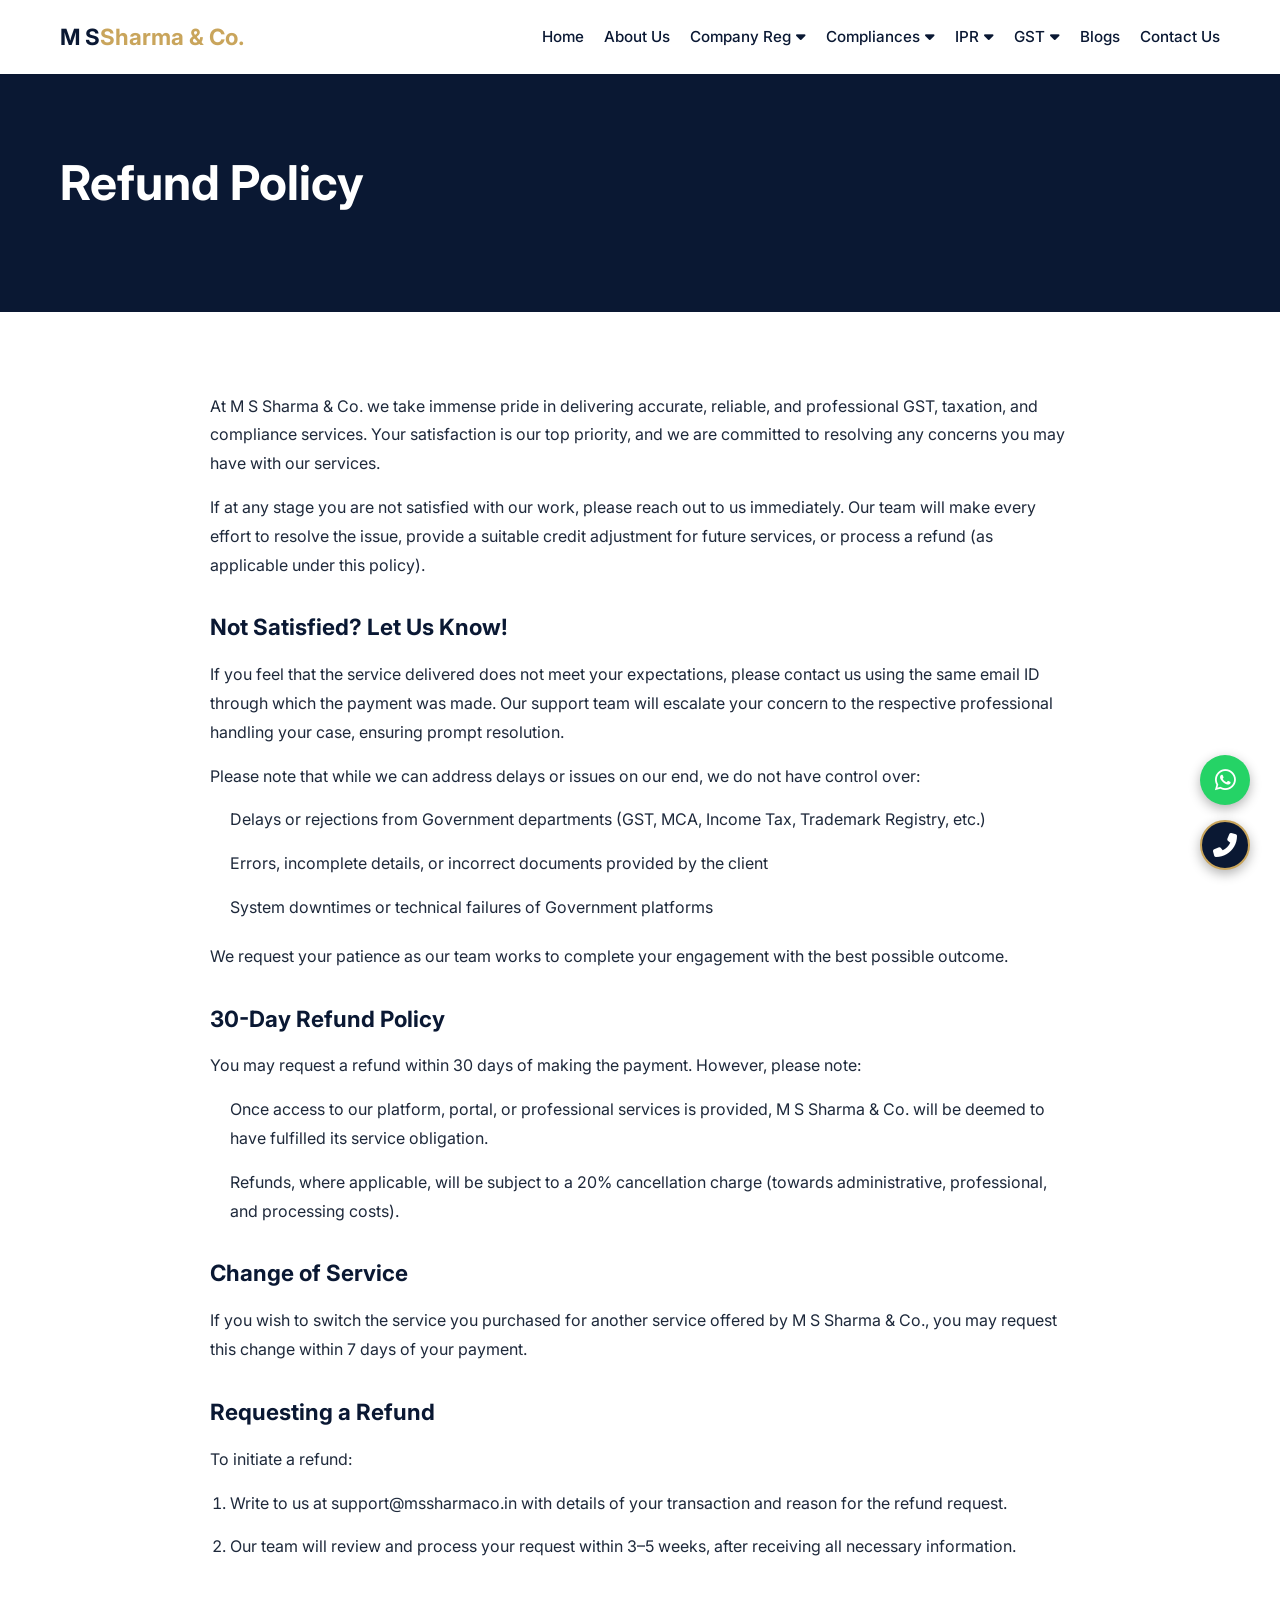
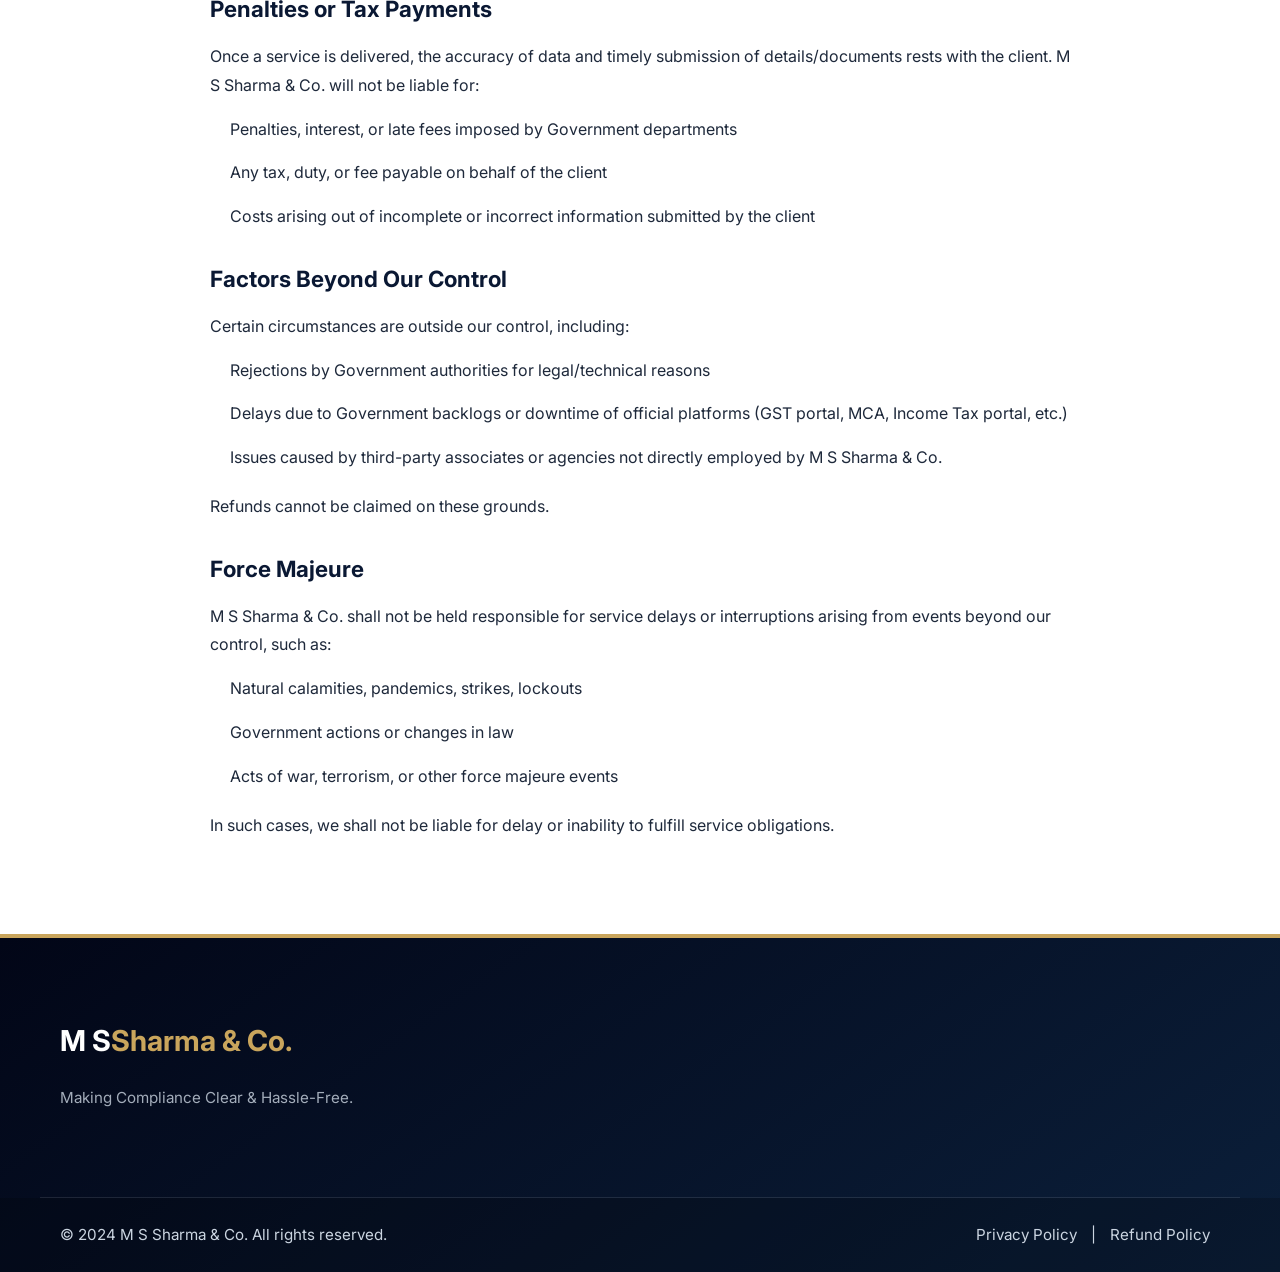
<file: refund-policy.html>
<!DOCTYPE html>
<html lang="en">
<head>
    <meta charset="UTF-8">
    <meta name="viewport" content="width=device-width, initial-scale=1.0">
    <title>Refund Policy | M S Sharma & Co.</title>
    <meta name="description" content="Refund Policy for M S Sharma & Co. services.">
    <link rel="stylesheet" href="style.css">
    <link rel="canonical" href="https://www.mssharmaco.in/refund-policy.html">
    <link rel="icon" href="favicon.ico" type="image/x-icon">

    <!-- Fonts & Icons -->
    <link href="https://fonts.googleapis.com/css2?family=Inter:wght@300;400;500;600;700&display=swap" rel="stylesheet">
    <link rel="stylesheet" href="https://cdnjs.cloudflare.com/ajax/libs/font-awesome/6.4.0/css/all.min.css">
</head>
<body>

    <!-- Navigation -->
    <nav class="navbar">
        <div class="container nav-container">
            <a href="index.html" class="logo">M S<span>Sharma & Co.</span></a>
            <button class="menu-toggle" aria-label="Toggle Navigation"><i class="fas fa-bars"></i></button>
            <ul class="nav-links">
                <li><a href="index.html">Home</a></li>
                <li><a href="about.html">About Us</a></li>
                <li class="dropdown">
                    <a href="#" class="dropbtn">Company Reg <i class="fas fa-caret-down"></i></a>
                    <div class="dropdown-content scrollable">
                        <a href="private-limited-registration.html">Private Limited Company Registration</a>
                        <a href="llp-registration.html">LLP Registration</a>
                        
                    </div>
                </li>
                <li class="dropdown">
                    <a href="#" class="dropbtn">Compliances <i class="fas fa-caret-down"></i></a>
                    <div class="dropdown-content scrollable">
                        <div class="dropdown-header">Company Compliance</div>
                        <a href="contact.html">LLP Annual Compliance</a>
                        <a href="contact.html">Annual Compliance for Private Limited Company</a>
                        <div class="dropdown-header">Services</div>
                        <a href="contact.html">Book Keeping and Accounting Services</a>
                        <div class="dropdown-header">Changes</div>
                        <a href="contact.html">Change Pvt Ltd Company Name</a>
                        <a href="contact.html">Close Pvt Ltd Company</a>
                        <div class="dropdown-header">Director Related</div>
                        <a href="contact.html">Director Appointment</a>
                        <a href="contact.html">Change of Auditor</a>
                        <div class="dropdown-header">Event Based Compliance</div>
                        <a href="contact.html">Winding Up of A Company</a>
                        <a href="contact.html">Increase Authorized Capital</a>
                        <a href="contact.html">Change in Registered Office</a>
                        <a href="contact.html">Change in Object Clause</a>
                        <div class="dropdown-header">Director</div>
                        <a href="contact.html">Director Appointment</a>
                        <a href="contact.html">Removal of Director</a>
                        <a href="contact.html">Change in Director</a>
                        <a href="contact.html">Add Designated Partner</a>
                        <a href="contact.html">Director Resignation</a>
                        <div class="dropdown-header">Other</div>
                        <a href="contact.html">DIR-3 KYC for Director</a>
                        <a href="contact.html">Transfer of Shares</a>
                        <a href="contact.html">Issue of Shares</a>
                    </div>
                </li>
                <li class="dropdown">
                    <a href="ipr.html" class="dropbtn">IPR <i class="fas fa-caret-down"></i></a>
                    <div class="dropdown-content scrollable">
                        <a href="ipr.html">Trademark Services</a>
                        
                    </div>
                </li>
                <li class="dropdown">
                    <a href="gst.html" class="dropbtn">GST <i class="fas fa-caret-down"></i></a>
                    <div class="dropdown-content scrollable">
                        <div class="dropdown-header">GST Services</div>
                        <a href="gst.html">GST Registration</a>
                    </div>
                </li>
                <li><a href="blogs.html">Blogs</a></li>
                <li><a href="contact.html">Contact Us</a></li>
            </ul>
        </div>
    </nav>

    <header class="page-hero">
        <div class="container">
            <h1>Refund Policy</h1>
        </div>
    </header>

    <section class="section policy-section">
        <div class="container policy-content">
            <p>At M S Sharma & Co. we take immense pride in delivering accurate, reliable, and professional GST, taxation, and compliance services. Your satisfaction is our top priority, and we are committed to resolving any concerns you may have with our services.</p>
            <p>If at any stage you are not satisfied with our work, please reach out to us immediately. Our team will make every effort to resolve the issue, provide a suitable credit adjustment for future services, or process a refund (as applicable under this policy).</p>

            <h3>Not Satisfied? Let Us Know!</h3>
            <p>If you feel that the service delivered does not meet your expectations, please contact us using the same email ID through which the payment was made. Our support team will escalate your concern to the respective professional handling your case, ensuring prompt resolution.</p>
            <p>Please note that while we can address delays or issues on our end, we do not have control over:</p>
            <ul>
                <li>Delays or rejections from Government departments (GST, MCA, Income Tax, Trademark Registry, etc.)</li>
                <li>Errors, incomplete details, or incorrect documents provided by the client</li>
                <li>System downtimes or technical failures of Government platforms</li>
            </ul>
            <p>We request your patience as our team works to complete your engagement with the best possible outcome.</p>

            <h3>30-Day Refund Policy</h3>
            <p>You may request a refund within 30 days of making the payment. However, please note:</p>
            <ul>
                <li>Once access to our platform, portal, or professional services is provided, M S Sharma & Co. will be deemed to have fulfilled its service obligation.</li>
                <li>Refunds, where applicable, will be subject to a 20% cancellation charge (towards administrative, professional, and processing costs).</li>
            </ul>

            <h3>Change of Service</h3>
            <p>If you wish to switch the service you purchased for another service offered by M S Sharma & Co., you may request this change within 7 days of your payment.</p>

            <h3>Requesting a Refund</h3>
            <p>To initiate a refund:</p>
            <ol>
                <li>Write to us at <a href="mailto:support@mssharmaco.in">support@mssharmaco.in</a> with details of your transaction and reason for the refund request.</li>
                <li>Our team will review and process your request within 3–5 weeks, after receiving all necessary information.</li>
            </ol>

            <h3>Penalties or Tax Payments</h3>
            <p>Once a service is delivered, the accuracy of data and timely submission of details/documents rests with the client. M S Sharma & Co. will not be liable for:</p>
            <ul>
                <li>Penalties, interest, or late fees imposed by Government departments</li>
                <li>Any tax, duty, or fee payable on behalf of the client</li>
                <li>Costs arising out of incomplete or incorrect information submitted by the client</li>
            </ul>

            <h3>Factors Beyond Our Control</h3>
            <p>Certain circumstances are outside our control, including:</p>
            <ul>
                <li>Rejections by Government authorities for legal/technical reasons</li>
                <li>Delays due to Government backlogs or downtime of official platforms (GST portal, MCA, Income Tax portal, etc.)</li>
                <li>Issues caused by third-party associates or agencies not directly employed by M S Sharma & Co.</li>
            </ul>
            <p>Refunds cannot be claimed on these grounds.</p>

            <h3>Force Majeure</h3>
            <p>M S Sharma & Co. shall not be held responsible for service delays or interruptions arising from events beyond our control, such as:</p>
            <ul>
                <li>Natural calamities, pandemics, strikes, lockouts</li>
                <li>Government actions or changes in law</li>
                <li>Acts of war, terrorism, or other force majeure events</li>
            </ul>
            <p>In such cases, we shall not be liable for delay or inability to fulfill service obligations.</p>
        </div>
    </section>

    <footer class="footer">
        <div class="container footer-grid">
            <!-- Footer content same as other pages -->
             <div class="footer-col footer-brand">
                <a href="index.html" class="footer-logo">M S<span>Sharma & Co.</span></a>
                <p>Making Compliance Clear & Hassle-Free.</p>
            </div>
            <!-- Reduced footer for brevity in this file view, typically you include full footer -->
        </div>
        <div class="footer-bottom">
            <div class="container bottom-flex">
                <p>&copy; 2024 M S Sharma & Co. All rights reserved.</p>
                <div class="legal-links">
                    <a href="privacy-policy.html">Privacy Policy</a>
                    <span>|</span>
                    <a href="refund-policy.html">Refund Policy</a>
                </div>
            </div>
        </div>
    </footer>
    <script src="script.js"></script>
</body>
</html>
</file>
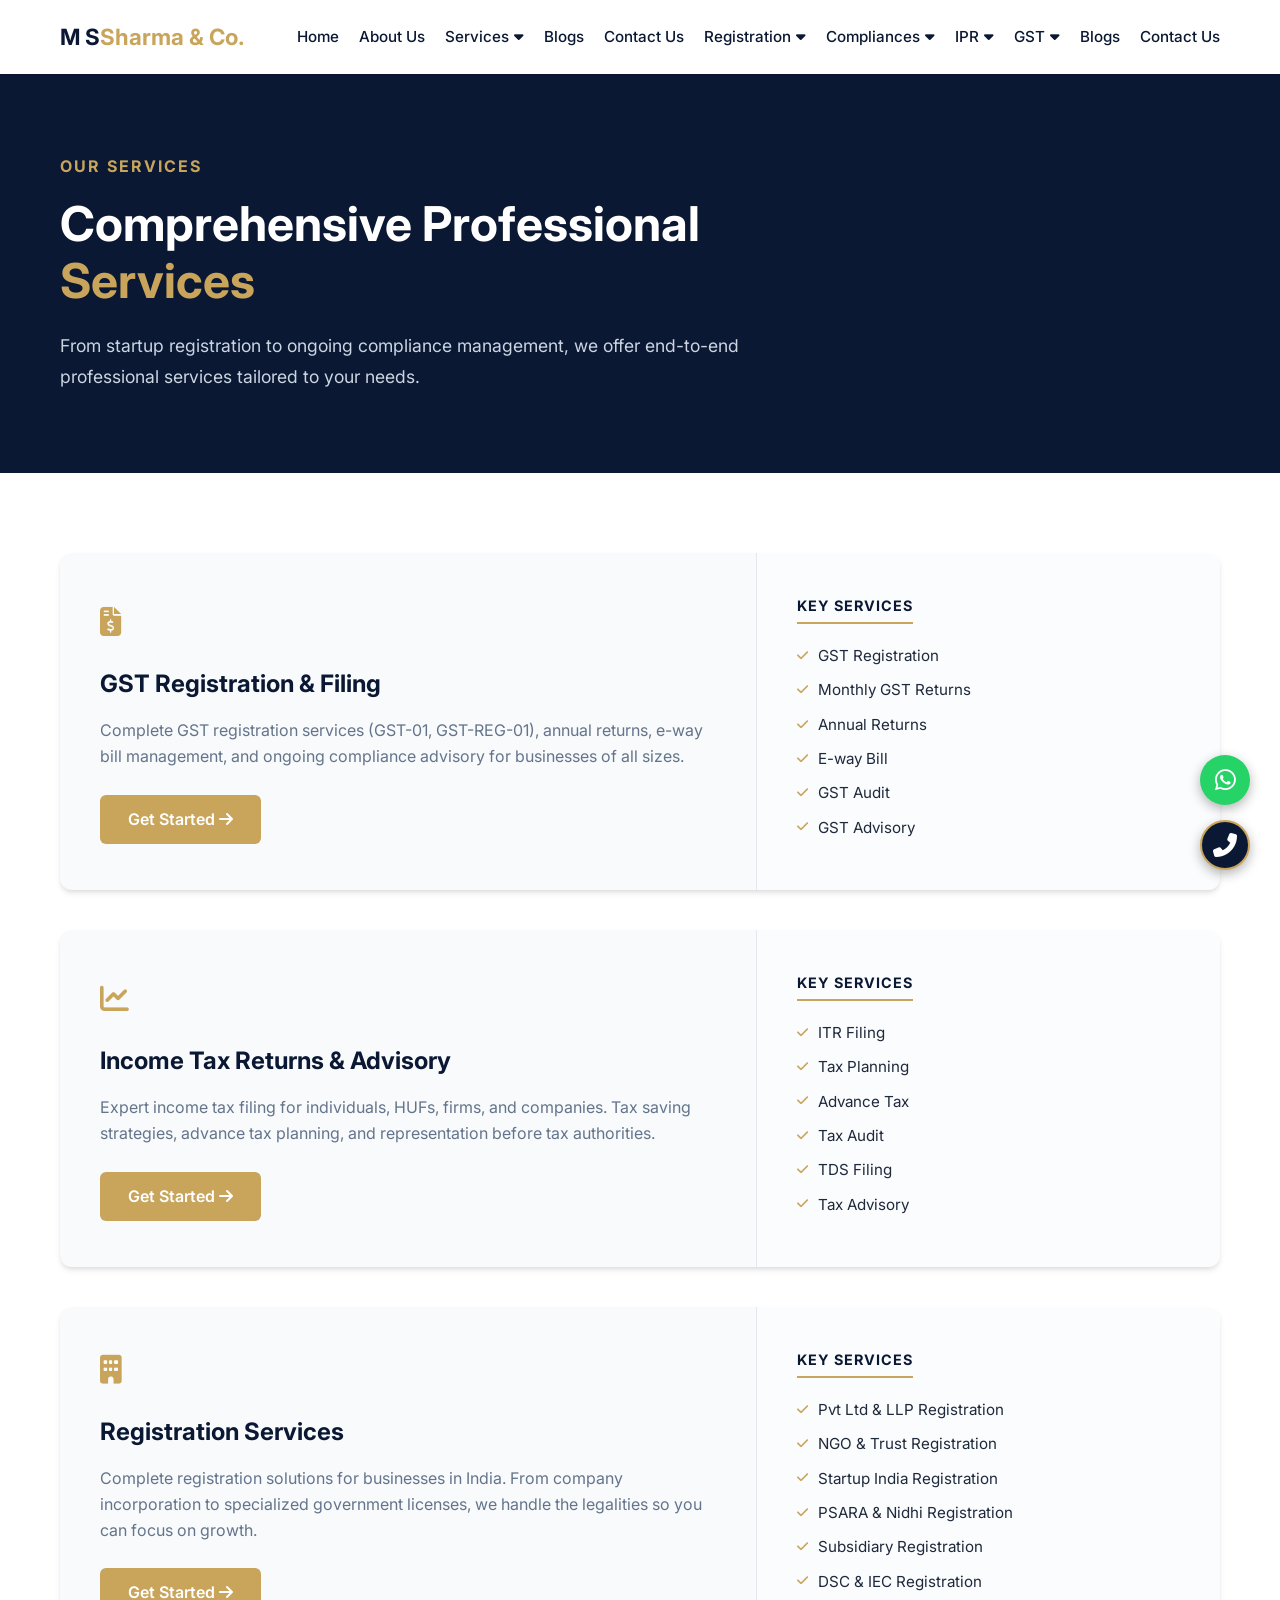
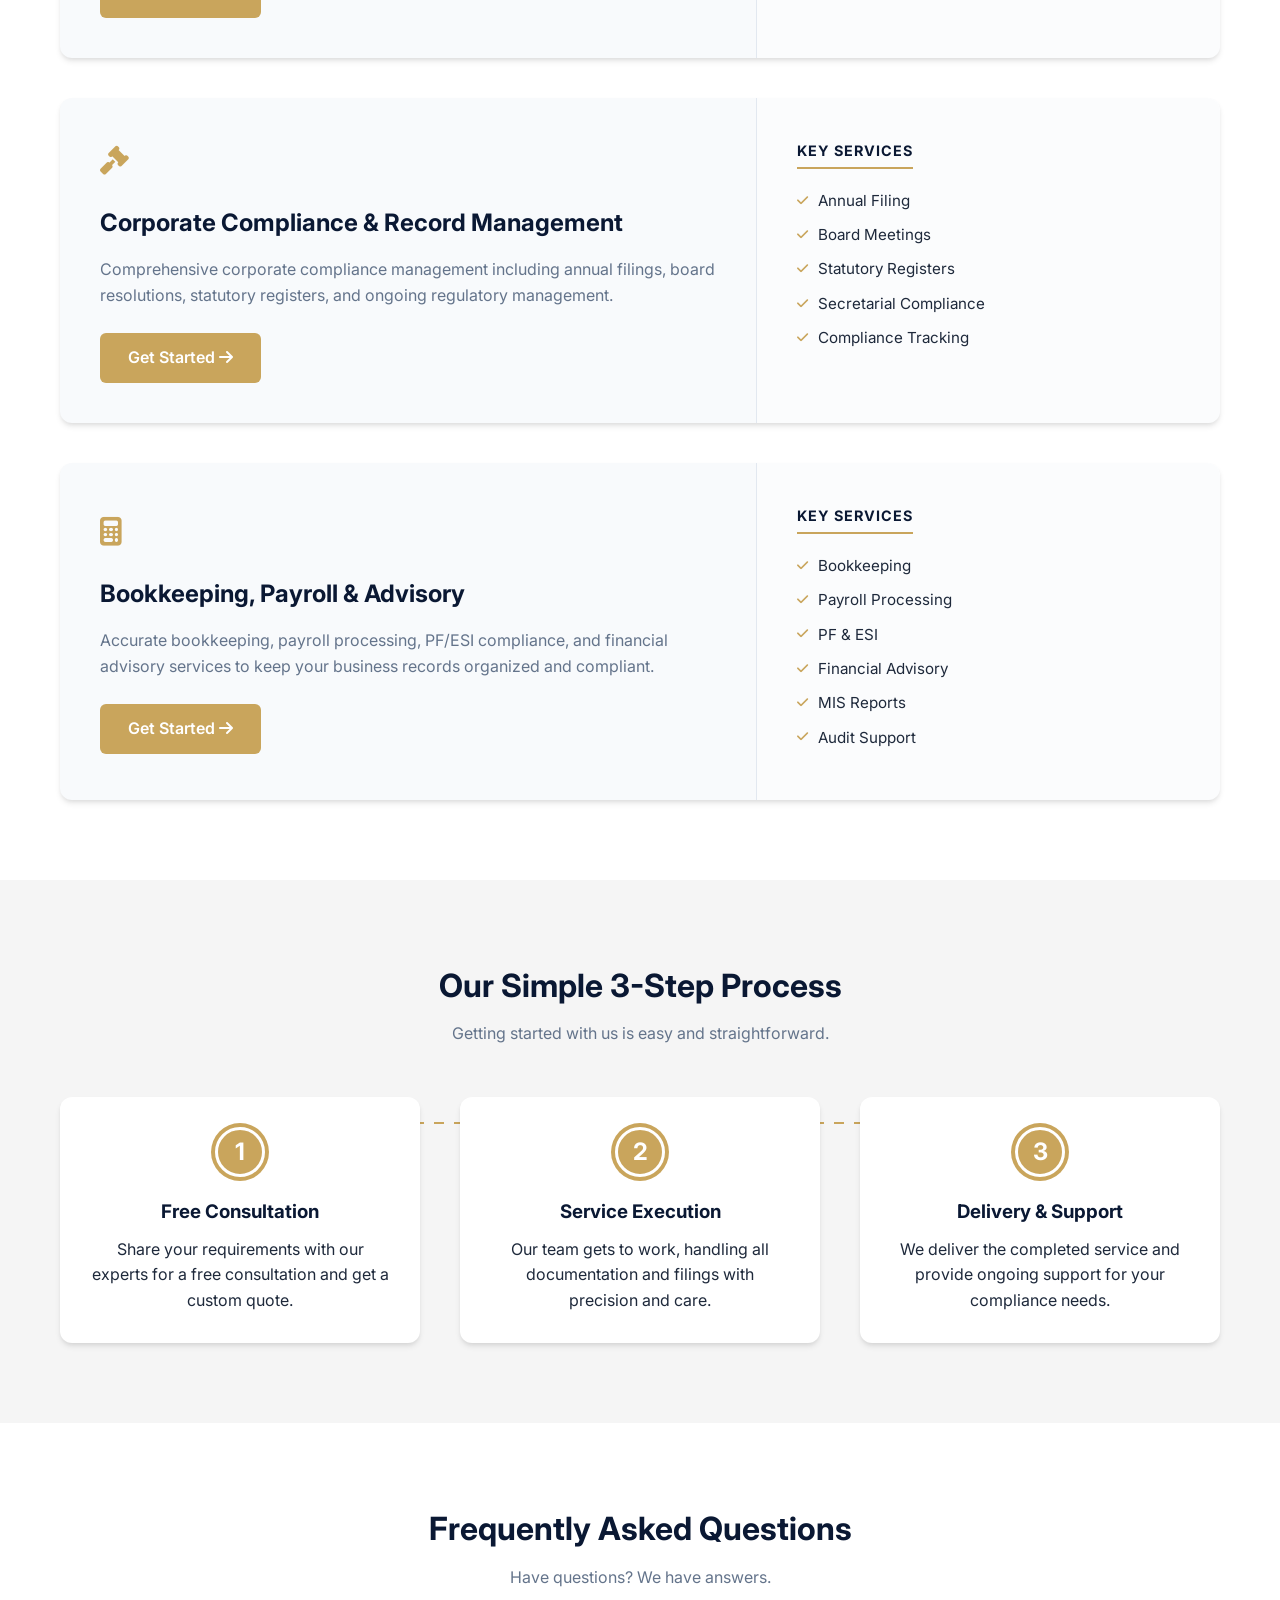
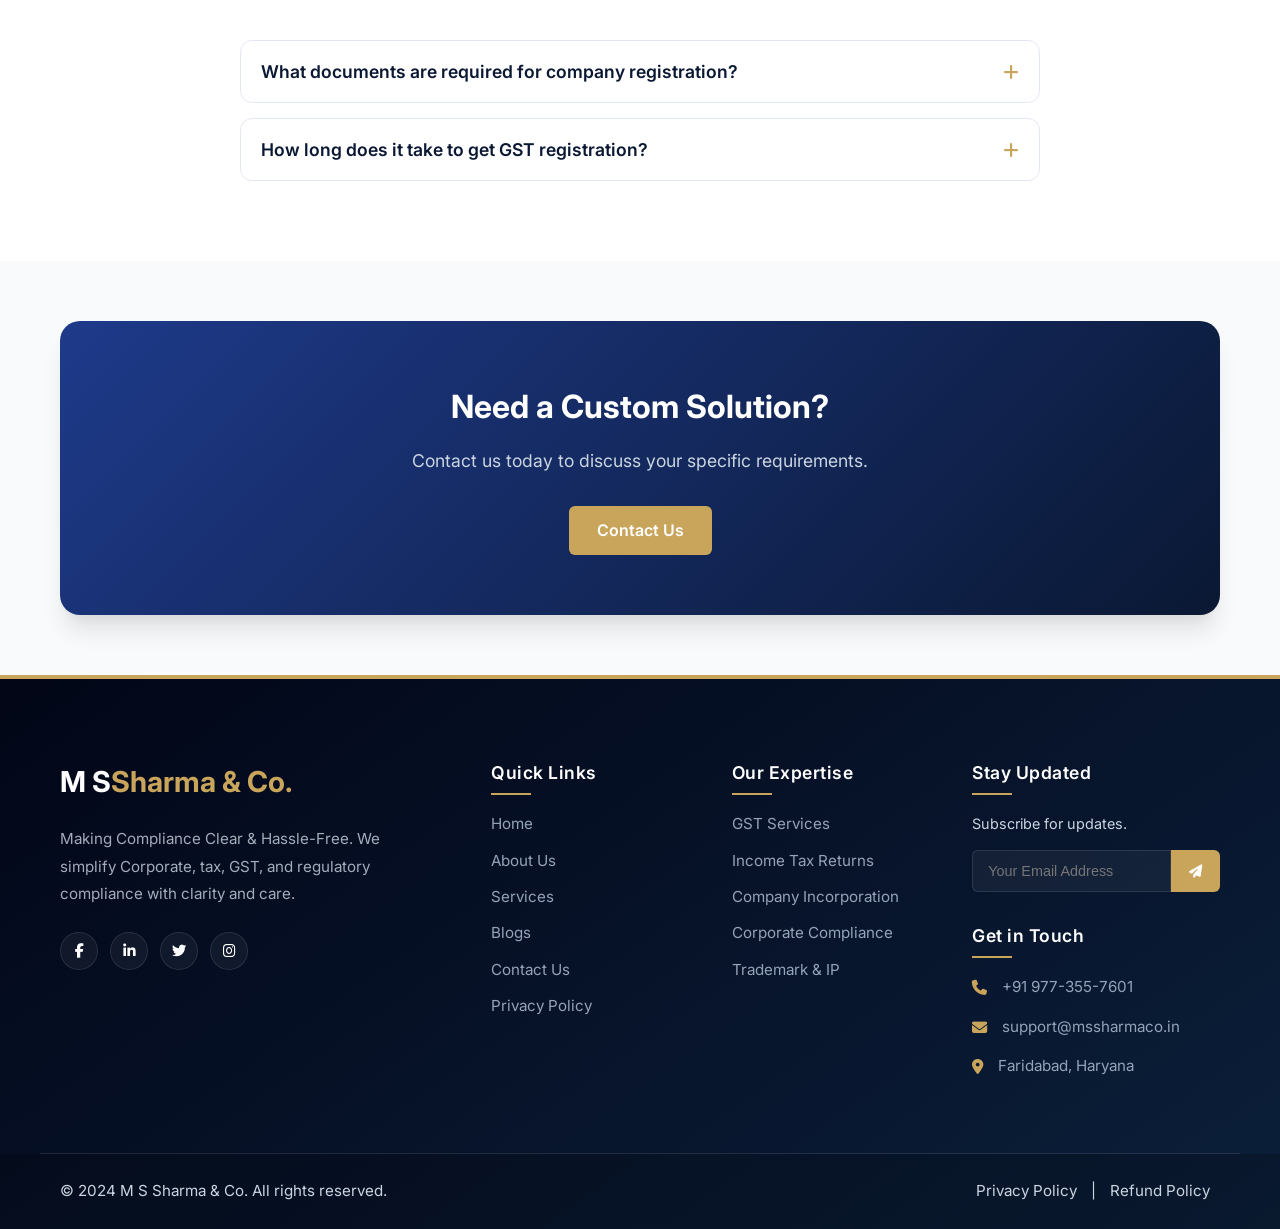
<file: services.html>
<!DOCTYPE html>
<html lang="en">
<head>
    <meta charset="UTF-8">
    <meta name="viewport" content="width=device-width, initial-scale=1.0">
    <title>Services | M S Sharma & Co.</title>
    <meta name="description" content="Comprehensive professional services: GST, Income Tax, Company Incorporation, LLP Registration, Payroll, and Corporate Compliance management tailored for your business.">
    <meta name="keywords" content="Business Services, Tax Consultants, Legal Compliance, Payroll Outsourcing, Company Registration, Startup India, NGO Registration">
    <link rel="stylesheet" href="style.css">
    <link rel="canonical" href="https://www.mssharmaco.in/services.html">
    <link rel="icon" href="favicon.ico" type="image/x-icon">

    <!-- Open Graph / Facebook -->
    <meta property="og:type" content="website">
    <meta property="og:url" content="https://www.mssharmaco.in/services.html">
    <meta property="og:title" content="Comprehensive Professional Services | M S Sharma & Co.">
    <meta property="og:description" content="GST, Income Tax, Company Incorporation, LLP Registration, Payroll, and Corporate Compliance management.">
    <meta property="og:image" content="https://www.mssharmaco.in/assets/services-og.jpg">

    <!-- Twitter -->
    <meta property="twitter:card" content="summary_large_image">
    <meta property="twitter:url" content="https://www.mssharmaco.in/services.html">
    <meta property="twitter:title" content="Comprehensive Professional Services | M S Sharma & Co.">
    <meta property="twitter:description" content="GST, Income Tax, Company Incorporation, LLP Registration, Payroll, and Corporate Compliance management.">
    <meta property="twitter:image" content="https://www.mssharmaco.in/assets/services-og.jpg">

    <link href="https://fonts.googleapis.com/css2?family=Inter:wght@300;400;500;600;700&display=swap" rel="stylesheet">
    <link rel="stylesheet" href="https://cdnjs.cloudflare.com/ajax/libs/font-awesome/6.4.0/css/all.min.css">

    <script type="application/ld+json">
    {
      "@context": "https://schema.org",
      "@type": "Service",
      "serviceType": "Professional Business Services",
      "provider": {
        "@type": "AccountingService",
        "name": "M S Sharma & Co."
      },
      "areaServed": "India",
      "hasOfferCatalog": {
        "@type": "OfferCatalog",
        "name": "Business Services",
        "itemListElement": [
          {
            "@type": "Offer",
            "itemOffered": {
              "@type": "Service",
              "name": "GST Registration & Filing"
            }
          },
          {
            "@type": "Offer",
            "itemOffered": {
              "@type": "Service",
              "name": "Income Tax Returns"
            }
          },
          {
            "@type": "Offer",
            "itemOffered": {
              "@type": "Service",
              "name": "Company Incorporation"
            }
          }
        ]
      }
    }
    </script>
</head>
<body>

    <nav class="navbar">
        <div class="container nav-container">
            <a href="index.html" class="logo">M S<span>Sharma & Co.</span></a>
            <button class="menu-toggle" aria-label="Toggle Navigation"><i class="fas fa-bars"></i></button>
            <ul class="nav-links">
                <li><a href="index.html">Home</a></li>
                <li><a href="about.html">About Us</a></li>
                <li class="dropdown">
                    <a href="services.html" class="dropbtn active">Services <i class="fas fa-caret-down"></i></a>
                    <div class="dropdown-content">
                        <a href="services.html">GST Registrations & Filings</a>
                        <a href="services.html">Income Tax Returns and Advisory</a>
                        <a href="services.html">Company/LLP Incorporations & Filings</a>
                        <a href="services.html">Corporate Compliance & Return Management</a>
                        <a href="services.html">Bookkeeping, Payroll, and Advisory Services</a>
                    </div>
                </li>
                <li><a href="blogs.html">Blogs</a></li>
                <li><a href="contact.html">Contact Us</a></li>
                <li class="dropdown">
                    <a href="#" class="dropbtn">Registration <i class="fas fa-caret-down"></i></a>
                    <div class="dropdown-content scrollable">
                        <div class="dropdown-header">Company Registration</div>
                        <a href="services.html">Private Limited Company Registration</a>
                        <a href="services.html">LLP Registration</a>
                    </div>
                </li>
                 <li class="dropdown">
                    <a href="#" class="dropbtn">Compliances <i class="fas fa-caret-down"></i></a>
                    <div class="dropdown-content scrollable">
                        <div class="dropdown-header">Company Compliance</div>
                        <a href="services.html">LLP Annual Compliance</a>
                        <a href="services.html">Annual Compliance for Private Limited Company</a>
                         <div class="dropdown-header">Registration</div>
                        <a href="services.html">MSME Registration</a>
                        <a href="services.html">EPF Registration</a>
                         <a href="services.html">Shop &amp; Establishment Registration</a>
                         <div class="dropdown-header">Services</div>
                        <a href="services.html">Book Keeping and Accounting Services</a>
                         <div class="dropdown-header">Changes</div>
                        <a href="services.html">Change Pvt Ltd Company Name</a>
                        <a href="services.html">Close Pvt Ltd Company</a>
                         <div class="dropdown-header">Director Related</div>
                        <a href="services.html">Director Appointment</a>
                        <a href="services.html">Change of Auditor</a>
                         <div class="dropdown-header">Event Based Compliance</div>
                        <a href="services.html">Winding Up of A Company</a>
                        <a href="services.html">Increase Authorized Capital</a>
                        <a href="services.html">Change in Registered Office</a>
                        <a href="services.html">Change in Object Clause</a>
                         <div class="dropdown-header">Director</div>
                        <a href="services.html">Director Appointment</a>
                        <a href="services.html">Removal of Director</a>
                        <a href="services.html">Change in Director</a>
                        <a href="services.html">Add Designated Partner</a>
                        <a href="services.html">Director Resignation</a>
                         <div class="dropdown-header">Other</div>
                        <a href="services.html">DIR-3 KYC for Director</a>
                        <a href="services.html">Transfer of Shares</a>
                        <a href="services.html">Issue of Shares</a>
                        
                        
                        
                        
                        
                    </div>
                </li>

                <li class="dropdown">
                    <a href="ipr.html" class="dropbtn">IPR <i class="fas fa-caret-down"></i></a>
                    <div class="dropdown-content scrollable">
                        <a href="ipr.html">Trademark Services</a>
                        
                    </div>
                </li>
                <li class="dropdown">
                    <a href="gst.html" class="dropbtn">GST <i class="fas fa-caret-down"></i></a>
                    <div class="dropdown-content scrollable">
                        <div class="dropdown-header">GST Services</div>
                        <a href="gst.html">GST Registration</a>
                    </div>
                </li>
                <li><a href="blogs.html">Blogs</a></li>
                <li><a href="contact.html">Contact Us</a></li>
            </ul>
        </div>
    </nav>

    <header class="page-hero">
        <div class="container">
            <span class="about-label">OUR SERVICES</span>
            <h1>Comprehensive Professional <br> <span>Services</span></h1>
            <p>From startup registration to ongoing compliance management, we offer end-to-end professional services tailored to your needs.</p>
        </div>
    </header>

    <section class="section detailed-services-section">
        <div class="container">
            <div class="services-list-container">
                
                <!-- Card 1: GST -->
                <div class="service-row-card" id="gst">
                    <div class="service-left">
                        <div class="icon-wrapper"><i class="fas fa-file-invoice-dollar"></i></div>
                        <h3>GST Registration & Filing</h3>
                        <p>Complete GST registration services (GST-01, GST-REG-01), annual returns, e-way bill management, and ongoing compliance advisory for businesses of all sizes.</p>
                        <a href="contact.html" class="btn-gold">Get Started <i class="fas fa-arrow-right"></i></a>
                    </div>
                    <div class="service-right">
                        <h4>KEY SERVICES</h4>
                        <ul class="service-check-list">
                            <li><i class="fas fa-check"></i> GST Registration</li>
                            <li><i class="fas fa-check"></i> Monthly GST Returns</li>
                            <li><i class="fas fa-check"></i> Annual Returns</li>
                            <li><i class="fas fa-check"></i> E-way Bill</li>
                            <li><i class="fas fa-check"></i> GST Audit</li>
                            <li><i class="fas fa-check"></i> GST Advisory</li>
                        </ul>
                    </div>
                </div>

                <!-- Card 2: Income Tax -->
                <div class="service-row-card" id="tax">
                    <div class="service-left">
                        <div class="icon-wrapper"><i class="fas fa-chart-line"></i></div>
                        <h3>Income Tax Returns &amp; Advisory</h3>
                        <p>Expert income tax filing for individuals, HUFs, firms, and companies. Tax saving strategies, advance tax planning, and representation before tax authorities.</p>
                        <a href="contact.html" class="btn-gold">Get Started <i class="fas fa-arrow-right"></i></a>
                    </div>
                    <div class="service-right">
                        <h4>KEY SERVICES</h4>
                        <ul class="service-check-list">
                            <li><i class="fas fa-check"></i> ITR Filing</li>
                            <li><i class="fas fa-check"></i> Tax Planning</li>
                            <li><i class="fas fa-check"></i> Advance Tax</li>
                            <li><i class="fas fa-check"></i> Tax Audit</li>
                            <li><i class="fas fa-check"></i> TDS Filing</li>
                            <li><i class="fas fa-check"></i> Tax Advisory</li>
                        </ul>
                    </div>
                </div>

                <!-- Card 3: Incorporation -->
                <div class="service-row-card" id="incorporation">
                    <div class="service-left">
                        <div class="icon-wrapper"><i class="fas fa-building"></i></div>
                        <h3>Registration Services</h3>
                        <p>Complete registration solutions for businesses in India. From company incorporation to specialized government licenses, we handle the legalities so you can focus on growth.</p>
                        <a href="contact.html" class="btn-gold">Get Started <i class="fas fa-arrow-right"></i></a>
                    </div>
                    <div class="service-right">
                        <h4>KEY SERVICES</h4>
                        <ul class="service-check-list">
                            <li><i class="fas fa-check"></i> Pvt Ltd & LLP Registration</li>
                            <li><i class="fas fa-check"></i> NGO & Trust Registration</li>
                            <li><i class="fas fa-check"></i> Startup India Registration</li>
                            <li><i class="fas fa-check"></i> PSARA & Nidhi Registration</li>
                            <li><i class="fas fa-check"></i> Subsidiary Registration</li>
                            <li><i class="fas fa-check"></i> DSC & IEC Registration</li>
                        </ul>
                    </div>
                </div>

                <!-- Card 4: Compliance -->
                <div class="service-row-card" id="compliance">
                    <div class="service-left">
                        <div class="icon-wrapper"><i class="fas fa-gavel"></i></div>
                        <h3>Corporate Compliance & Record Management</h3>
                        <p>Comprehensive corporate compliance management including annual filings, board resolutions, statutory registers, and ongoing regulatory management.</p>
                        <a href="contact.html" class="btn-gold">Get Started <i class="fas fa-arrow-right"></i></a>
                    </div>
                    <div class="service-right">
                        <h4>KEY SERVICES</h4>
                        <ul class="service-check-list">
                            <li><i class="fas fa-check"></i> Annual Filing</li>
                            <li><i class="fas fa-check"></i> Board Meetings</li>
                            <li><i class="fas fa-check"></i> Statutory Registers</li>
                            <li><i class="fas fa-check"></i> Secretarial Compliance</li>
                            <li><i class="fas fa-check"></i> Compliance Tracking</li>
                        </ul>
                    </div>
                </div>

                <!-- Card 5: Payroll -->
                <div class="service-row-card" id="payroll">
                    <div class="service-left">
                        <div class="icon-wrapper"><i class="fas fa-calculator"></i></div>
                        <h3>Bookkeeping, Payroll &amp; Advisory</h3>
                        <p>Accurate bookkeeping, payroll processing, PF/ESI compliance, and financial advisory services to keep your business records organized and compliant.</p>
                        <a href="contact.html" class="btn-gold">Get Started <i class="fas fa-arrow-right"></i></a>
                    </div>
                    <div class="service-right">
                        <h4>KEY SERVICES</h4>
                        <ul class="service-check-list">
                            <li><i class="fas fa-check"></i> Bookkeeping</li>
                            <li><i class="fas fa-check"></i> Payroll Processing</li>
                            <li><i class="fas fa-check"></i> PF & ESI</li>
                            <li><i class="fas fa-check"></i> Financial Advisory</li>
                            <li><i class="fas fa-check"></i> MIS Reports</li>
                            <li><i class="fas fa-check"></i> Audit Support</li>
                        </ul>
                    </div>
                </div>
            </div>
        </div>
    </section>

    <!-- Our Simple Process Section -->
    <section class="section process-section">
        <div class="container">
            <div class="section-header text-center">
                <h2 class="section-title">Our Simple 3-Step Process</h2>
                <p class="section-subtitle">Getting started with us is easy and straightforward.</p>
            </div>
            <div class="process-grid">
                <!-- Step 1 -->
                <div class="process-step">
                    <div class="process-number">1</div>
                    <h3>Free Consultation</h3>
                    <p>Share your requirements with our experts for a free consultation and get a custom quote.</p>
                </div>
                <!-- Step 2 -->
                <div class="process-step">
                    <div class="process-number">2</div>
                    <h3>Service Execution</h3>
                    <p>Our team gets to work, handling all documentation and filings with precision and care.</p>
                </div>
                <!-- Step 3 -->
                <div class="process-step">
                    <div class="process-number">3</div>
                    <h3>Delivery & Support</h3>
                    <p>We deliver the completed service and provide ongoing support for your compliance needs.</p>
                </div>
            </div>
        </div>
    </section>

    <!-- FAQ Section -->
    <section class="section faq-section">
        <div class="container">
            <div class="section-header text-center">
                <h2 class="section-title">Frequently Asked Questions</h2>
                <p class="section-subtitle">Have questions? We have answers.</p>
            </div>
            <div class="faq-accordion">
                <!-- FAQ 1 -->
                <div class="accordion-item">
                    <button class="accordion-header">
                        What documents are required for company registration?
                        <i class="fas fa-plus"></i>
                    </button>
                    <div class="accordion-content">
                        <p>For company registration, you typically need the PAN card, AADHAAR card, and identity/address proofs of all directors, along with proof of the registered office address (like a utility bill or rent agreement).</p>
                    </div>
                </div>
                <!-- FAQ 2 -->
                <div class="accordion-item">
                    <button class="accordion-header">
                        How long does it take to get GST registration?
                        <i class="fas fa-plus"></i>
                    </button>
                    <div class="accordion-content">
                        <p>The GST registration process usually takes between 3 to 7 working days after the submission of all required documents, subject to government processing times.</p>
                    </div>
                </div>
            </div>
        </div>
    </section>

    <section class="section cta-section">
        <div class="container">
            <div class="cta-box">
                <h2>Need a Custom Solution?</h2>
                <p>Contact us today to discuss your specific requirements.</p>
                <div class="cta-buttons">
                    <a href="contact.html" class="btn-gold">Contact Us</a>
                </div>
            </div>
        </div>
    </section>

    <footer class="footer">
        <div class="container footer-grid">
            <div class="footer-col footer-brand">
                <a href="index.html" class="footer-logo">M S<span>Sharma & Co.</span></a>
                <p>Making Compliance Clear & Hassle-Free. We simplify Corporate, tax, GST, and regulatory compliance with clarity and care.</p>
                <div class="footer-social">
                    <a href="#"><i class="fab fa-facebook-f"></i></a>
                    <a href="#"><i class="fab fa-linkedin-in"></i></a>
                    <a href="#"><i class="fab fa-twitter"></i></a>
                    <a href="#"><i class="fab fa-instagram"></i></a>
                </div>
            </div>
            <div class="footer-col">
                <h4>Quick Links</h4>
                <ul class="footer-links">
                    <li><a href="index.html">Home</a></li>
                    <li><a href="about.html">About Us</a></li>
                    <li><a href="services.html">Services</a></li>
                    <li><a href="blogs.html">Blogs</a></li>
                    <li><a href="contact.html">Contact Us</a></li>
                    <li><a href="privacy-policy.html">Privacy Policy</a></li>
                </ul>
            </div>
            <div class="footer-col">
                <h4>Our Expertise</h4>
                <ul class="footer-links">
                    <li><a href="gst.html">GST Services</a></li>
                    <li><a href="services.html">Income Tax Returns</a></li>
                    <li><a href="services.html">Company Incorporation</a></li>
                    <li><a href="services.html">Corporate Compliance</a></li>
                    <li><a href="ipr.html">Trademark & IP</a></li>
                </ul>
            </div>
            <div class="footer-col">
                <h4>Stay Updated</h4>
                <p style="margin-bottom: 15px; font-size: 0.9rem;">Subscribe for updates.</p>
                <form class="newsletter-form">
                    <div class="newsletter-group">
                        <input type="email" placeholder="Your Email Address" required>
                        <button type="submit"><i class="fas fa-paper-plane"></i></button>
                    </div>
                </form>
                <h4>Get in Touch</h4>
                <ul class="footer-contact-info">
                    <li><i class="fas fa-phone-alt"></i> +91 977-355-7601</li>
                    <li><i class="fas fa-envelope"></i> support@mssharmaco.in</li>
                    <li><i class="fas fa-map-marker-alt"></i> Faridabad, Haryana</li>
                </ul>
            </div>
        </div>
        <div class="footer-bottom">
            <div class="container bottom-flex">
                <p>&copy; 2024 M S Sharma & Co. All rights reserved.</p>
                <div class="legal-links">
                    <a href="privacy-policy.html">Privacy Policy</a>
                    <span>|</span>
                    <a href="refund-policy.html">Refund Policy</a>
                </div>
            </div>
        </div>
    </footer>

    <script src="script.js"></script>
</body>
</html>
</file>
<file: style.css>
/* Variables */
:root {
    --color-navy: #0A1833;
    --color-blue-dark: #0A1833;
    --color-blue-light: #1E3A8A;
    --color-gold: #c9a55c;
    --color-gold-hover: #b08f4b;
    --color-bg-light: #F8FAFC;
    --color-white: #FFFFFF;
    --color-text-dark: #1e293b;
    --color-text-gray: #64748b;
    --color-text-light: #cbd5e1;
    
    --font-main: 'Inter', sans-serif;
    
    --shadow-soft: 0 4px 6px -1px rgba(0, 0, 0, 0.1), 0 2px 4px -1px rgba(0, 0, 0, 0.06);
    --shadow-hover: 0 10px 15px -3px rgba(0, 0, 0, 0.1), 0 4px 6px -2px rgba(0, 0, 0, 0.05);
    
    --radius-card: 12px;
    --radius-btn: 6px;
}

/* Reset & Base */
* {
    margin: 0;
    padding: 0;
    box-sizing: border-box;
}

html {
    scroll-behavior: smooth;
    scroll-padding-top: 80px; /* Accounts for sticky navbar height */
}

body {
    font-family: var(--font-main);
    background-color: var(--color-bg-light);
    color: var(--color-text-dark);
    line-height: 1.6;
    overflow-x: hidden; /* Prevents horizontal scroll */
    width: 100%;
}

/* Global Responsive Images */
img, svg, canvas, video {
    max-width: 100%;
    height: auto;
}

a {
    text-decoration: none;
    color: inherit;
    transition: 0.3s ease;
}

ul {
    list-style: none;
}

.container {
    max-width: 1200px;
    margin: 0 auto;
    padding: 0 20px;
}

.section {
    padding: 80px 0;
}

/* Navbar */
.navbar {
    background-color: var(--color-white);
    box-shadow: 0 1px 3px rgba(0,0,0,0.05);
    position: sticky;
    top: 0;
    z-index: 1000;
    padding: 15px 0;
}

/* Improved Touch Targets for Mobile */
.nav-links a, .btn-primary-small, .btn-gold, .btn-outline {
    min-height: 44px;
    display: inline-flex;
    align-items: center;
    justify-content: center;
}

.nav-container {
    display: flex;
    justify-content: space-between;
    align-items: center;
}

.logo {
    font-size: 1.4rem;
    font-weight: 700;
    color: var(--color-navy);
}

.logo span {
    color: var(--color-gold);
}

.nav-links {
    display: flex;
    gap: 20px;
    align-items: center;
}

.nav-links a {
    font-weight: 500;
    color: var(--color-navy);
    font-size: 0.95rem;
    white-space: nowrap;
}

.nav-links a:hover {
    color: var(--color-gold);
}

/* Dropdown Menu Styles */
.dropdown {
    position: relative;
    display: flex;
    align-items: center;
    height: 100%;
}

.dropdown .dropbtn {
    display: flex;
    align-items: center;
    gap: 5px;
}

.dropdown-content {
    display: none;
    position: absolute;
    top: 100%;
    left: 0;
    background-color: var(--color-white);
    min-width: 280px;
    box-shadow: 0 8px 16px rgba(0,0,0,0.1);
    z-index: 1001;
    border-radius: var(--radius-btn);
    padding: 10px 0;
    border-top: 3px solid var(--color-gold);
}

.dropdown-content a {
    color: var(--color-navy);
    padding: 12px 20px;
    text-decoration: none;
    display: block;
    font-size: 0.95rem;
    font-weight: 500;
    border-bottom: 1px solid #f1f1f1;
    white-space: normal; /* Allow wrapping in dropdown */
}

.dropdown-content a:last-child {
    border-bottom: none;
}

.dropdown-content a:hover {
    background-color: #f9f9f9;
    color: var(--color-gold);
    padding-left: 25px;
}

.dropdown:hover .dropdown-content {
    display: block;
}

/* Scrollable Dropdown for long lists */
.dropdown-content.scrollable {
    max-height: 500px;
    overflow-y: auto;
    width: 320px;
}

.dropdown-content.scrollable::-webkit-scrollbar {
    width: 6px;
}
.dropdown-content.scrollable::-webkit-scrollbar-track {
    background: #f1f1f1;
}
.dropdown-content.scrollable::-webkit-scrollbar-thumb {
    background: var(--color-gold);
    border-radius: 3px;
}

.dropdown-header {
    padding: 12px 20px 5px;
    font-size: 0.85rem;
    font-weight: 700;
    color: var(--color-text-gray);
    text-transform: uppercase;
    letter-spacing: 0.5px;
    background-color: var(--color-white);
    pointer-events: none;
}

.menu-toggle {
    display: none;
    background: none;
    border: none;
    font-size: 1.5rem;
    color: var(--color-navy);
    cursor: pointer;
}

/* Buttons */
.btn-primary-small {
    background-color: var(--color-navy);
    color: var(--color-white) !important;
    padding: 8px 20px;
    border-radius: var(--radius-btn);
    font-size: 0.9rem;
}

.btn-primary-small:hover {
    background-color: var(--color-blue-light);
}

.btn-gold {
    display: inline-block;
    background-color: var(--color-gold);
    color: var(--color-white);
    font-weight: 600;
    padding: 12px 28px;
    border-radius: var(--radius-btn);
    border: none;
    cursor: pointer;
    transition: all 0.3s ease;
}

.btn-gold:hover {
    background-color: var(--color-gold-hover);
    transform: translateY(-2px);
}

.btn-outline {
    display: inline-block;
    background: transparent;
    color: var(--color-white);
    border: 2px solid var(--color-white);
    font-weight: 600;
    padding: 10px 26px;
    border-radius: var(--radius-btn);
    cursor: pointer;
}

.btn-outline:hover {
    background: rgba(255, 255, 255, 0.1);
}

/* New Hero Section */
.hero-section-new {
    background: linear-gradient(to right, rgba(15, 30, 58, 0.9), rgba(28, 47, 82, 0.85)), url('https://images.unsplash.com/photo-1454165804606-c3d57bc86b40?ixlib=rb-4.0.3&auto=format&fit=crop&w=1920&q=80');
    background-size: cover;
    background-position: center;
    color: var(--color-white);
    min-height: 90vh;
    display: flex;
    flex-direction: column;
    align-items: flex-start; /* Ensure left alignment */
    justify-content: center;
    padding: 80px 0 120px; /* Adjusted padding */
    position: relative;
}

.hero-content-new {
    max-width: 750px;
    margin-left: 0; /* Align to left edge of container */
}

.hero-badge {
    display: inline-block;
    border: 1px solid var(--color-gold);
    color: var(--color-gold);
    padding: 6px 16px;
    border-radius: 50px;
    font-size: 0.8rem;
    font-weight: 600;
    text-transform: uppercase;
    letter-spacing: 1px;
    margin-bottom: 20px;
}

.hero-section-new h1 {
    font-size: clamp(2.5rem, 5vw, 3.75rem); /* Scales between mobile and desktop */
    font-weight: 700;
    line-height: 1.15;
    margin-bottom: 20px;
}

.hero-section-new h1 span {
    color: var(--color-gold);
    display: block;
}

.hero-subtext {
    font-size: 1.125rem; /* 18px */
    color: #d1d5db;
    max-width: 600px;
    line-height: 1.7;
    margin-bottom: 35px;
}

.hero-buttons {
    display: flex;
    gap: 20px;
    justify-content: flex-start; /* Left align buttons */
    flex-wrap: wrap;
}

.btn-gold-outline {
    display: inline-block;
    background: transparent;
    color: var(--color-gold);
    border: 2px solid var(--color-gold);
    font-weight: 600;
    padding: 10px 26px;
    border-radius: var(--radius-btn);
    cursor: pointer;
    transition: all 0.3s ease;
}

.btn-gold-outline:hover {
    background: var(--color-gold);
    color: var(--color-white);
}

/* Hero Grid Layout & Contact Form */
.hero-grid-layout {
    display: grid;
    grid-template-columns: 1.1fr 1fr;
    gap: 60px;
    align-items: center;
    width: 100%;
}

.hero-grid-layout .hero-content-new {
    max-width: 100%;
}

.hero-contact-card {
    background: rgba(255, 255, 255, 0.1);
    backdrop-filter: blur(10px);
    -webkit-backdrop-filter: blur(10px);
    border: 1px solid rgba(255, 255, 255, 0.15);
    padding: 35px;
    border-radius: var(--radius-card);
    box-shadow: 0 25px 50px -12px rgba(0, 0, 0, 0.25);
}

.hero-contact-card h3 {
    color: var(--color-white);
    margin-bottom: 20px;
    font-size: 1.5rem;
    font-weight: 700;
}

.form-group-hero {
    margin-bottom: 15px;
}

.hero-contact-card input, 
.hero-contact-card select {
    width: 100%;
    padding: 14px 16px;
    border-radius: var(--radius-btn);
    border: 1px solid rgba(255, 255, 255, 0.3);
    background: rgba(0, 0, 0, 0.2);
    color: var(--color-white);
    font-family: inherit;
    font-size: 0.95rem;
    outline: none;
    transition: all 0.3s ease;
}

.hero-contact-card input::placeholder {
    color: rgba(255, 255, 255, 0.6);
}

.hero-contact-card input:focus,
.hero-contact-card select:focus {
    border-color: var(--color-gold);
    background: rgba(0, 0, 0, 0.4);
}

.hero-contact-card select option {
    background-color: var(--color-navy);
    color: var(--color-white);
}

.hero-contact-card .btn-gold {
    width: 100%;
    margin-top: 10px;
    font-size: 1rem;
    padding: 14px;
}

/* Stats Section */
.stats-container {
    position: absolute;
    bottom: -60px; /* Overlap */
    left: 50%;
    transform: translateX(-50%);
    width: 100%;
    display: grid;
    grid-template-columns: repeat(4, 1fr);
    gap: 20px;
}

.stat-card {
    background: var(--color-white);
    padding: 25px;
    border-radius: var(--radius-card);
    box-shadow: var(--shadow-soft);
    text-align: center;
}

.stat-card h3 {
    font-size: 2.2rem;
    color: var(--color-blue-dark);
    font-weight: 700;
}

.stat-card p {
    color: var(--color-text-gray);
    font-size: 0.9rem;
}


/* Hero Section (Small header placeholder) */
.hero-section {
    background: linear-gradient(135deg, var(--color-navy) 0%, var(--color-blue-light) 100%);
    color: white;
    padding: 60px 0 40px;
    text-align: center;
}
.hero-content h1 { font-size: 2.5rem; margin-bottom: 10px; }
.hero-content p { color: var(--color-text-light); }

/* Page Hero (For inner pages) */
.page-hero {
    background-color: var(--color-navy);
    color: var(--color-white);
    padding: 80px 0;
}

.page-hero h1 {
    font-size: 3rem;
    line-height: 1.2;
    margin-bottom: 20px;
    max-width: 800px;
}

.page-hero h1 span {
    color: var(--color-gold);
}

.page-hero p {
    color: var(--color-text-light);
    font-size: 1.1rem;
    max-width: 700px;
    line-height: 1.8;
}

/* ABOUT PAGE SPECIFIC STYLES */

/* About Hero */
.about-hero {
    background-color: var(--color-navy);
    color: var(--color-white);
    padding: 100px 0;
    position: relative;
}

.about-label {
    color: var(--color-gold);
    font-weight: 700;
    letter-spacing: 2px;
    font-size: 1rem;
    margin-bottom: 15px;
    display: block;
    text-transform: uppercase;
}

.about-hero h1 {
    font-size: 3rem;
    line-height: 1.2;
    margin-bottom: 20px;
    max-width: 800px;
}

.about-hero h1 span {
    color: var(--color-gold);
}

.about-hero p {
    color: var(--color-text-light);
    font-size: 1.1rem;
    max-width: 700px;
    line-height: 1.8;
}

/* Trust Section */
.trust-section {
    background-color: var(--color-bg-light);
    text-align: center;
}

.trust-grid {
    display: grid;
    grid-template-columns: repeat(4, 1fr);
    gap: 30px;
    margin-top: 50px;
}

.trust-card {
    background: var(--color-white);
    padding: 40px 25px;
    border-radius: var(--radius-card);
    box-shadow: var(--shadow-soft);
    transition: 0.3s ease;
}

.trust-card:hover {
    transform: translateY(-10px);
    box-shadow: var(--shadow-hover);
}

.trust-card i {
    font-size: 2.5rem;
    color: var(--color-gold);
    margin-bottom: 20px;
}

.trust-card h3 {
    color: var(--color-navy);
    margin-bottom: 10px;
    font-size: 1.2rem;
}

/* Founder Section */
.founder-section {
    background-color: var(--color-white);
}

.founder-grid {
    display: grid;
    grid-template-columns: 1fr 1.5fr;
    gap: 60px;
    align-items: center;
}

.founder-card {
    background: var(--color-navy);
    color: var(--color-white);
    padding: 40px;
    border-radius: var(--radius-card);
    text-align: center;
    position: relative;
    overflow: hidden;
}

.founder-avatar {
    width: 120px;
    height: 120px;
    background: var(--color-blue-dark);
    border: 3px solid var(--color-gold);
    border-radius: 50%;
    margin: 0 auto 20px;
    display: flex;
    align-items: center;
    justify-content: center;
    font-size: 2rem;
    font-weight: 700;
    color: var(--color-gold);
}

.founder-card h3 {
    font-size: 1.5rem;
    margin-bottom: 5px;
}

.founder-card p {
    color: var(--color-gold);
    font-size: 0.9rem;
    text-transform: uppercase;
    letter-spacing: 1px;
}

.founder-content h2 {
    font-size: 2.2rem;
    color: var(--color-navy);
    margin-bottom: 20px;
    line-height: 1.3;
}

.founder-content p {
    color: var(--color-text-gray);
    margin-bottom: 20px;
    font-size: 1.05rem;
}

/* Why Choose Vertical List */
.why-choose-list {
    display: flex;
    flex-direction: column;
    gap: 20px;
    max-width: 900px;
    margin: 40px auto 0;
}

.list-item {
    background: var(--color-bg-light);
    border: 1px solid #e2e8f0;
    padding: 20px 30px;
    border-radius: var(--radius-card);
    display: flex;
    align-items: center;
    gap: 20px;
    transition: 0.3s ease;
}

.list-item:hover {
    background: var(--color-white);
    border-color: var(--color-gold);
    box-shadow: var(--shadow-soft);
}

.list-item i {
    color: var(--color-gold);
    font-size: 1.2rem;
    flex-shrink: 0;
}

.list-item-content h4 {
    color: var(--color-navy);
    font-size: 1.1rem;
    margin-bottom: 4px;
}

.list-item-content p {
    color: var(--color-text-gray);
    font-size: 0.95rem;
    margin: 0;
}

/* Contact Page Grid */
.contact-container-grid {
    display: grid;
    grid-template-columns: 1.5fr 1fr; /* Form is larger */
    gap: 50px;
    align-items: start;
}

.contact-section-page {
    background-color: #f5f5f5;
}

.form-grid {
    display: grid;
    grid-template-columns: 1fr 1fr;
    gap: 20px;
}

/* Mission & Vision Section */
.mission-vision-section {
    background-color: var(--color-white);
}

.mission-vision-grid {
    display: grid;
    grid-template-columns: repeat(3, 1fr);
    gap: 30px;
}

.mission-box, .vision-box {
    padding: 30px;
    background-color: var(--color-bg-light);
    border-radius: var(--radius-card);
    border-left: 4px solid var(--color-gold);
}

.mission-box h3, .vision-box h3 {
    font-size: 1.5rem;
    color: var(--color-navy);
    margin-bottom: 15px;
    margin-top: 10px;
}

/* Team Section */
.team-section {
    background-color: var(--color-white);
}

.team-grid {
    display: grid;
    grid-template-columns: repeat(3, 1fr);
    gap: 30px;
    margin-top: 50px;
}

.team-card {
    background: var(--color-white);
    border-radius: var(--radius-card);
    box-shadow: var(--shadow-soft);
    text-align: center;
    padding: 30px 20px;
    transition: all 0.3s ease;
}

.team-card:hover {
    transform: translateY(-8px);
    box-shadow: var(--shadow-hover);
}

.team-image {
    width: 120px;
    height: 120px;
    border-radius: 50%;
    object-fit: cover;
    margin-bottom: 20px;
    border: 4px solid var(--color-bg-light);
}

.team-info h4 {
    font-size: 1.2rem;
    color: var(--color-navy);
    margin-bottom: 5px;
}

.team-info p {
    color: var(--color-gold);
    font-weight: 500;
}

@media (max-width: 1024px) {
    .mission-vision-grid {
        grid-template-columns: 1fr;
    }
    .team-grid {
        grid-template-columns: repeat(2, 1fr);
    }
}

/* Why Choose Us - Horizontal Boxes */
.why-choose-list-horizontal {
    display: grid;
    grid-template-columns: 1fr;
    gap: 15px;
    margin: 40px auto 0;
    max-width: 900px;
}

.why-choose-box {
    background: var(--color-white);
    border: 1px solid #e2e8f0;
    padding: 20px;
    border-radius: var(--radius-card);
    display: flex;
    align-items: center;
    gap: 20px;
    box-shadow: var(--shadow-soft);
    transition: all 0.3s ease;
}

.why-choose-box:hover {
    transform: translateY(-3px);
    box-shadow: var(--shadow-hover);
    border-color: rgba(201, 165, 92, 0.5);
}

.why-choose-box i {
    color: var(--color-gold);
    font-size: 1.3rem;
}

.why-choose-box p {
    margin: 0;
    font-weight: 500;
}

.centered-cta {
    text-align: center;
    margin-top: 50px;
}

/* SECTION 1: SERVICES */
.section-header {
    text-align: center;
    margin-bottom: 50px;
}

.section-title {
    font-size: 2rem;
    color: var(--color-navy);
    margin-bottom: 10px;
}

.section-subtitle {
    color: var(--color-text-gray);
}

.services-section {
    padding-top: 140px; /* Space for overlapping stats */
}

.services-grid {
    display: grid;
    grid-template-columns: repeat(3, 1fr);
    gap: 30px;
}

.service-card {
    background: var(--color-white);
    padding: 30px;
    border-radius: var(--radius-card);
    box-shadow: var(--shadow-soft);
    transition: all 0.3s ease;
    border-top: 3px solid transparent;
}

.service-card:hover {
    transform: translateY(-5px);
    box-shadow: var(--shadow-hover);
    border-top-color: var(--color-gold);
}

.icon-wrapper {
    color: var(--color-gold);
    font-size: 1.8rem;
    margin-bottom: 20px;
}

.service-card h3 {
    font-size: 1.25rem;
    color: var(--color-navy);
    margin-bottom: 10px;
}

.service-card p {
    font-size: 0.9rem;
    color: var(--color-text-gray);
}

/* SECTION 2: WHY CHOOSE US */
.why-us-section {
    background-color: var(--color-navy);
    color: var(--color-white);
}

.why-us-grid {
    display: grid;
    grid-template-columns: 1fr 1fr;
    gap: 60px;
    align-items: center;
}

.small-heading {
    color: var(--color-gold);
    text-transform: uppercase;
    font-size: 0.85rem;
    letter-spacing: 1px;
    margin-bottom: 10px;
}

.why-us-content h2 {
    font-size: 2.5rem;
    line-height: 1.2;
    margin-bottom: 20px;
}

.why-us-desc {
    color: var(--color-text-light);
    margin-bottom: 30px;
}

.why-us-list li {
    display: flex;
    align-items: center;
    gap: 10px;
    margin-bottom: 15px;
    font-weight: 500;
}

.why-us-list li i {
    color: var(--color-gold);
}

.why-us-content .btn-gold {
    margin-top: 20px;
}

.features-grid {
    display: grid;
    grid-template-columns: repeat(2, 1fr);
    gap: 20px;
}

.feature-box {
    background: rgba(255, 255, 255, 0.03);
    border: 1px solid rgba(255, 255, 255, 0.1);
    padding: 25px;
    border-radius: var(--radius-card);
    transition: 0.3s ease;
}

.feature-box:hover {
    background: rgba(255, 255, 255, 0.08);
    box-shadow: 0 0 20px rgba(212, 175, 55, 0.1); /* Glow effect */
    border-color: rgba(212, 175, 55, 0.3);
}

.feature-box i {
    color: transparent;
    -webkit-text-stroke: 1px var(--color-gold);
    font-size: 1.5rem;
    margin-bottom: 15px;
}

.feature-box h4 {
    margin-bottom: 8px;
    font-size: 1.1rem;
}

.feature-box p {
    font-size: 0.85rem;
    color: var(--color-text-light);
}

/* SECTION 3: CTA */
.cta-section {
    padding: 60px 20px;
}

.cta-box {
    background: linear-gradient(135deg, var(--color-blue-light), var(--color-blue-dark));
    border-radius: 20px;
    padding: 60px 20px;
    text-align: center;
    color: var(--color-white);
    box-shadow: 0 20px 25px -5px rgba(0, 0, 0, 0.1), 0 10px 10px -5px rgba(0, 0, 0, 0.04);
}

.cta-box h2 {
    font-size: 2rem;
    margin-bottom: 15px;
}

.cta-box p {
    color: var(--color-text-light);
    margin-bottom: 30px;
    font-size: 1.1rem;
}

.cta-buttons {
    display: flex;
    justify-content: center;
    gap: 20px;
    flex-wrap: wrap;
}

/* SECTION 4: FOOTER */
.footer {
    background: linear-gradient(145deg, #020617 0%, #0B1F3A 100%);
    color: #cbd5e1;
    padding-top: 80px;
    font-size: 0.95rem;
    position: relative;
    border-top: 4px solid var(--color-gold);
}

.footer-grid {
    display: grid;
    grid-template-columns: 2fr 1fr 1fr 1.3fr;
    gap: 50px;
    padding-bottom: 60px;
    border-bottom: 1px solid rgba(255, 255, 255, 0.1);
}

.footer-brand p {
    margin: 20px 0 25px;
    line-height: 1.8;
    opacity: 0.8;
    max-width: 90%;
}

.footer-logo {
    font-size: 1.8rem;
    font-weight: 700;
    color: var(--color-white);
    display: block;
}
.footer-logo span { color: var(--color-gold); }

.footer-social {
    display: flex;
    gap: 12px;
}

.footer-social a {
    display: flex;
    align-items: center;
    justify-content: center;
    width: 38px;
    height: 38px;
    background: rgba(255, 255, 255, 0.05);
    border: 1px solid rgba(255, 255, 255, 0.1);
    border-radius: 50%;
    color: var(--color-white);
    transition: all 0.3s ease;
    font-size: 0.9rem;
}

.footer-social a:hover {
    background: var(--color-gold);
    border-color: var(--color-gold);
    color: var(--color-white);
    transform: translateY(-3px);
}

.footer-col h4 {
    color: var(--color-white);
    font-size: 1.1rem;
    font-weight: 600;
    margin-bottom: 25px;
    position: relative;
    letter-spacing: 0.5px;
    display: inline-block;
}

.footer-col h4::after {
    content: '';
    position: absolute;
    left: 0;
    bottom: -8px;
    width: 40px;
    height: 2px;
    background: var(--color-gold);
}

.footer-links li {
    margin-bottom: 12px;
}

.footer-links a {
    color: #94a3b8;
    transition: 0.3s;
    display: inline-block;
}

.footer-links a:hover {
    color: var(--color-gold);
    transform: translateX(5px);
}

/* Newsletter & Contact */
.newsletter-form {
    margin-bottom: 30px;
}

.newsletter-group {
    position: relative;
    display: flex;
}

.newsletter-group input {
    width: 100%;
    background: rgba(255, 255, 255, 0.05);
    border: 1px solid rgba(255, 255, 255, 0.1);
    padding: 12px 15px;
    color: white;
    border-radius: var(--radius-btn) 0 0 var(--radius-btn);
    outline: none;
    font-size: 0.9rem;
}

.newsletter-group input:focus {
    border-color: var(--color-gold);
}

.newsletter-group button {
    background: var(--color-gold);
    border: none;
    padding: 0 18px;
    color: white;
    border-radius: 0 var(--radius-btn) var(--radius-btn) 0;
    cursor: pointer;
    transition: 0.3s;
}

.newsletter-group button:hover {
    background: var(--color-gold-hover);
}

.footer-contact-info li {
    display: flex;
    align-items: flex-start;
    gap: 15px;
    margin-bottom: 15px;
    color: #94a3b8;
}

.footer-contact-info i {
    color: var(--color-gold);
    margin-top: 5px;
}

.footer-contact-info .fa-phone-alt {
    transform: scaleX(-1);
}

.footer-bottom { 
    padding: 25px 0; 
    background: rgba(0, 0, 0, 0.2);
}

.bottom-flex {
    display: flex;
    justify-content: space-between;
    flex-wrap: wrap;
    gap: 15px;
}

.legal-links a { margin: 0 10px; }
.legal-links a:hover { color: var(--color-white); }

/* Testimonials Section */
.testimonials-section {
    background-color: #f5f5f5;
}

.testimonials-grid {
    display: grid;
    grid-template-columns: repeat(3, 1fr);
    gap: 30px;
    margin-top: 50px;
}

.testimonial-card {
    background: var(--color-white);
    padding: 40px;
    border-radius: var(--radius-card);
    box-shadow: var(--shadow-soft);
    display: flex;
    flex-direction: column;
    border-top: 4px solid transparent;
    transition: all 0.3s ease;
}

.testimonial-card:hover {
    transform: translateY(-5px);
    box-shadow: var(--shadow-hover);
    border-top-color: var(--color-gold);
}

.testimonial-card .fa-quote-left {
    font-size: 2.5rem;
    color: var(--color-gold);
    opacity: 0.4;
    margin-bottom: 20px;
}

.testimonial-text {
    font-style: italic;
    color: var(--color-text-gray);
    flex-grow: 1;
    margin-bottom: 25px;
    line-height: 1.7;
}

.testimonial-author {
    margin-top: auto;
    padding-top: 20px;
    border-top: 1px solid #e2e8f0;
}

.testimonial-author h4 {
    color: var(--color-navy);
    font-size: 1.1rem;
    margin-bottom: 3px;
}

.testimonial-author p {
    font-size: 0.9rem;
    color: var(--color-text-gray);
    margin: 0;
}

/* Policy Pages */
.policy-section {
    background-color: var(--color-white);
}

.policy-content {
    max-width: 900px;
    margin: 0 auto;
}

.policy-content h3 {
    color: var(--color-navy);
    margin: 30px 0 15px;
    font-size: 1.4rem;
}

.policy-content p, .policy-content li {
    color: var(--color-text-dark);
    margin-bottom: 15px;
    line-height: 1.8;
}

.policy-content ul, .policy-content ol {
    margin-bottom: 20px;
    padding-left: 20px;
}

/* RESPONSIVE */
@media (max-width: 1024px) {
    .services-grid { grid-template-columns: repeat(2, 1fr); }
    .why-us-grid { grid-template-columns: 1fr; }
    .footer-grid { grid-template-columns: 1fr 1fr; }
    .stats-container {
        grid-template-columns: repeat(2, 1fr);
        gap: 15px;
        position: static; /* Remove relative positioning on tablet/mobile */
        bottom: 0;
        transform: none;
        left: 0;
        margin: 40px auto 0;
    }
    .hero-grid-layout {
        grid-template-columns: 1fr;
        gap: 40px;
    }
    .hero-content-new {
        text-align: center;
    }
    .hero-buttons {
        justify-content: center;
    }
    .hero-contact-card {
        max-width: 500px;
        margin: 0 auto;
    }
    .hero-section-new {
        min-height: auto;
        padding-bottom: 40px;
    }
    .services-section {
        padding-top: 80px;
    }
    .contact-container-grid { grid-template-columns: 1fr; }
    .testimonials-grid {
        grid-template-columns: repeat(2, 1fr);
    }

}

@media (max-width: 768px) {
    /* Mobile Sidebar & Toggle */
    .menu-toggle {
        display: flex !important; /* Force display to ensure visibility */
        align-items: center;
        justify-content: center;
        position: fixed; /* Fixed position for close button */
        top: 20px;
        right: 20px;
        z-index: 2000; /* Above sidebar */
        background: var(--color-white);
        width: 45px;
        height: 45px;
        border-radius: 50%;
        box-shadow: 0 4px 12px rgba(0,0,0,0.2);
        border: none;
        cursor: pointer;
    }

    .nav-links {
        display: flex;
        flex-direction: column;
        position: fixed;
        top: 0;
        right: 0;
        width: 85%;
        max-width: 320px;
        height: 100vh; /* Fallback */
        height: 100dvh; /* Dynamic viewport height for mobile browsers */
        background: var(--color-white);
        padding: 70px 0 50px; /* Optimized padding for better use of space */
        box-shadow: -5px 0 15px rgba(0,0,0,0.1);
        overflow-y: auto; /* Allow scrolling within the menu */
        display: none; /* Changed from visibility to display to remove from flow */
        transform: translateX(100%); /* Hidden by default */
        transition: transform 0.3s cubic-bezier(0.4, 0, 0.2, 1);
        z-index: 1050;
        gap: 0;
    }
    
    .nav-links.active { 
        display: flex;
        transform: translateX(0); /* Slide in */
    }

    .nav-links li {
        width: 100%;
        border-bottom: 1px solid #f1f1f1;
    }

    .nav-links a { 
        font-size: 1rem; 
        padding: 12px 20px; /* More compact spacing */
        display: flex;
        justify-content: space-between;
        align-items: center;
        color: var(--color-navy);
        width: 100%;
        white-space: normal; /* Allow text wrapping */
    }
    
    .nav-links a:active {
        background-color: #f5f5f5;
    }
    
    /* Mobile Dropdown */
    .dropdown { 
        display: block; 
        width: 100%; 
        height: auto; /* Reset height to prevent stretching gaps */
    }
    
    .dropdown .dropbtn i {
        transition: transform 0.3s ease;
    }
    
    .dropdown.active .dropbtn i {
        transform: rotate(180deg);
    }

    .dropdown-content {
        position: static;
        display: block; /* Always block for animation */
        max-height: 0; /* Hidden by height */
        overflow: hidden;
        opacity: 0;
        transition: max-height 0.4s ease, opacity 0.4s ease, padding 0.4s ease;
        box-shadow: none;
        border-top: none;
        padding: 0;
        width: 100%;
        background-color: #f8fafc;
    }
    
    .dropdown.active .dropdown-content {
        max-height: 3000px; /* Increased to accommodate large menus */
        opacity: 1;
        padding-bottom: 10px;
    }

    /* Disable hover on mobile to prevent conflict */
    .dropdown:hover .dropdown-content {
        display: block; /* Ensure it stays block, visibility controlled by height/active class */
    }

    .dropdown-content a {
        padding: 12px 25px 12px 40px; /* Indented items */
        font-size: 0.95rem;
        border-bottom: 1px solid #eee;
        color: var(--color-text-gray);
    }

    .dropdown-header {
        padding: 15px 25px 5px 40px;
    }
    
    .dropdown-content.scrollable {
        max-height: 0;
        width: 100%;
        overflow: hidden;
    }
    
    .services-grid { grid-template-columns: 1fr; }
    
    .features-grid { grid-template-columns: 1fr; }
    
    .footer-grid { grid-template-columns: 1fr; }
    .bottom-flex { flex-direction: column; text-align: center; }
    
    .why-us-content h2 { font-size: 2rem; }
    
    .page-hero h1, .hero-section-new h1, .about-hero h1 {
        font-size: 2.2rem; /* readable heading size on mobile */
    }
    .list-item { flex-direction: column; text-align: center; }
    
    .service-row-card {
        grid-template-columns: 1fr;
        text-align: center;
    }
    .service-left {
        align-items: center;
    }
    .service-right {
        border-left: none;
        border-top: 1px solid #e2e8f0;
    }
    
    .trust-grid { grid-template-columns: 1fr; }
    .testimonials-grid {
        grid-template-columns: 1fr;
    }
    
    .blog-grid { grid-template-columns: 1fr; }
    
    /* Blog Mobile Adjustments */
    .blog-toolbar {
        flex-direction: column;
        align-items: stretch;
        gap: 20px;
    }
    
    .filter-buttons {
        justify-content: center;
    }
    
    .search-container input {
        width: 100%;
        min-width: 0;
    }

    .section {
        padding: 50px 0; /* Reduce section padding for mobile */
    }

    /* Fix for Founder Section on Mobile */
    .founder-grid {
        grid-template-columns: 1fr;
        gap: 30px;
        text-align: center;
    }
    
    /* Fix for Contact Form inputs on Mobile */
    .form-grid {
        grid-template-columns: 1fr;
    }

    /* Adjust Services Card Padding on Mobile */
    .service-left, .service-right {
        padding: 25px;
        text-align: left; /* Keep text readable */
    }
    
    /* Fix About Hero Padding on Mobile */
    .about-hero {
        padding: 60px 0 40px;
    }

    /* Ensure inputs are easy to tap on mobile */
    input, select, textarea, .btn-gold, .btn-outline {
        font-size: 16px !important; /* Prevents iOS zoom on focus */
        min-height: 48px;
    }
}

/* SERVICES PAGE: Horizontal Cards */
.detailed-services-section {
    background-color: var(--color-white);
}

.services-list-container {
    display: flex;
    flex-direction: column;
    gap: 40px;
}

.service-row-card {
    display: grid;
    grid-template-columns: 1.5fr 1fr;
    background-color: var(--color-bg-light);
    border-radius: var(--radius-card);
    box-shadow: var(--shadow-soft);
    overflow: hidden;
    transition: 0.3s ease;
}

.service-row-card:hover {
    transform: translateY(-5px);
    box-shadow: var(--shadow-hover);
}

.service-left {
    padding: 40px;
    display: flex;
    flex-direction: column;
    justify-content: center;
    align-items: flex-start;
}

.service-left h3 {
    font-size: 1.5rem;
    color: var(--color-navy);
    margin-bottom: 15px;
}

.service-left p {
    color: var(--color-text-gray);
    margin-bottom: 25px;
}

.service-right {
    padding: 40px;
    background-color: rgba(255, 255, 255, 0.5);
    border-left: 1px solid #e2e8f0;
}

.service-right h4 {
    color: var(--color-navy);
    font-size: 0.9rem;
    text-transform: uppercase;
    letter-spacing: 1px;
    margin-bottom: 20px;
    border-bottom: 2px solid var(--color-gold);
    display: inline-block;
    padding-bottom: 5px;
}

.service-check-list li {
    display: flex;
    align-items: center;
    gap: 10px;
    margin-bottom: 10px;
    font-size: 0.95rem;
    color: var(--color-text-dark);
}

.service-check-list li i {
    color: var(--color-gold);
    font-size: 0.8rem;
}

/* CONTACT PAGE UPDATE */
.contact-form {
    background: var(--color-white);
    padding: 40px;
    border-radius: var(--radius-card);
    box-shadow: var(--shadow-soft);
}

.contact-form h3 {
    font-size: 1.8rem;
    color: var(--color-navy);
    margin-bottom: 30px;
}

.form-group input, .form-group textarea, .form-group select {
    width: 100%;
    padding: 12px;
    border: 1px solid #ddd;
    border-radius: var(--radius-btn);
    font-family: inherit;
    transition: border-color 0.3s ease;
}

.form-group input:focus, .form-group textarea:focus, .form-group select:focus {
    outline: none;
    border-color: var(--color-gold);
}

.contact-info-stack {
    display: flex;
    flex-direction: column;
    gap: 20px;
}

.info-card {
    background: var(--color-bg-light);
    padding: 25px;
    border-radius: var(--radius-card);
    box-shadow: var(--shadow-soft);
    display: flex;
    align-items: center;
    gap: 20px;
}

.info-card i {
    font-size: 1.5rem;
    color: var(--color-gold);
    width: 30px;
    text-align: center;
}

.info-card h4 {
    color: var(--color-navy);
    margin-bottom: 5px;
}

.info-card p {
    color: var(--color-text-gray);
    margin: 0;
    line-height: 1.5;
}

/* BLOGS PAGE UPDATE */

/* Update blog grid to 3 columns on desktop */
.blog-grid {
    display: grid;
    grid-template-columns: repeat(3, 1fr); /* 3 columns by default */
    gap: 30px;
}

/* Blog Category Badge */
.blog-category {
    display: inline-block;
    font-size: 0.75rem;
    color: var(--color-gold);
    border: 1px solid var(--color-gold);
    padding: 4px 12px;
    border-radius: 50px;
    font-weight: 600;
    margin-bottom: 12px;
    text-transform: uppercase;
    letter-spacing: 0.5px;
    background-color: transparent;
}

/* Tablet Responsive for Blogs (2 columns) */
@media (min-width: 769px) and (max-width: 1024px) {
    .blog-grid {
        grid-template-columns: repeat(2, 1fr);
    }
}

/* Enhanced Blog Page */
.blog-page-section {
    background-color: #f5f5f5;
}

.blog-toolbar {
    display: flex;
    justify-content: space-between;
    align-items: center;
    margin-bottom: 40px;
    flex-wrap: wrap;
    gap: 20px;
}

.filter-buttons {
    display: flex;
    gap: 10px;
    flex-wrap: wrap;
}

.filter-btn {
    background: var(--color-white);
    border: 1px solid #ddd;
    padding: 8px 16px;
    border-radius: 50px;
    cursor: pointer;
    font-weight: 500;
    transition: all 0.3s ease;
}

.filter-btn:hover {
    background: var(--color-gold);
    color: var(--color-white);
    border-color: var(--color-gold);
}

.filter-btn.active {
    background: var(--color-navy);
    color: var(--color-white);
    border-color: var(--color-navy);
}

.search-container {
    position: relative;
}

.search-container input {
    padding: 10px 40px 10px 15px;
    border-radius: 50px;
    border: 1px solid #ddd;
    min-width: 250px;
    font-family: inherit;
}

.search-container i {
    position: absolute;
    right: 15px;
    top: 50%;
    transform: translateY(-50%);
    color: var(--color-text-gray);
}

/* Update blog card to include image */
.blog-card {
    background: var(--color-white);
    border-radius: var(--radius-card);
    box-shadow: var(--shadow-soft);
    overflow: hidden; /* To contain image border-radius */
    transition: 0.3s ease;
    display: flex;
    flex-direction: column;
}

.blog-card:hover {
    transform: translateY(-8px);
    box-shadow: var(--shadow-hover);
}

.blog-card:hover .blog-image-link img {
    transform: scale(1.05);
}

.blog-image-link {
    display: block;
    overflow: hidden;
}

.blog-image-link img {
    width: 90%;
    height: 210px;
    object-fit: cover;
    transition: transform 0.4s ease;
}

.blog-content {
    padding: 25px;
    flex-grow: 1;
    display: flex;
    flex-direction: column;
}

.blog-content h3 {
    color: var(--color-navy);
    margin-bottom: 10px;
}

.blog-content p {
    flex-grow: 1;
    margin-bottom: 20px;
    color: var(--color-text-gray);
    display: -webkit-box;
    -webkit-line-clamp: 3;
    -webkit-box-orient: vertical;
    overflow: hidden;
    transform: translateX(5px);
}

/* Single Blog Post Page */
.blog-post-section {
    background-color: var(--color-white);
}

.post-meta {
    font-size: 0.9rem;
    color: var(--color-text-light);
    margin-top: -10px;
}

.blog-post-container {
    display: grid;
    grid-template-columns: 2.5fr 1fr;
    gap: 60px;
    align-items: flex-start;
}

.blog-post-content .featured-image {
    width: 100%;
    border-radius: var(--radius-card);
    margin-bottom: 30px;
}

.blog-post-content h2 {
    font-size: 1.8rem;
    color: var(--color-navy);
    margin-bottom: 15px;
}

.blog-post-content h3 {
    font-size: 1.5rem;
    color: var(--color-navy);
    margin: 25px 0 15px;
}

.blog-post-content p {
    margin-bottom: 20px;
    line-height: 1.8;
    color: var(--color-text-gray);
}

.blog-post-content ul {
    list-style: disc;
    padding-left: 25px;
    margin-bottom: 20px;
}

.blog-post-content ul li {
    margin-bottom: 10px;
    color: var(--color-text-gray);
}

.blog-post-content blockquote {
    border-left: 4px solid var(--color-gold);
    padding-left: 25px;
    margin: 30px 0;
    font-style: italic;
    font-size: 1.1rem;
    color: var(--color-text-dark);
}

.social-share {
    margin-top: 40px;
    padding-top: 20px;
    border-top: 1px solid #e2e8f0;
    display: flex;
    align-items: center;
    gap: 20px;
}

.social-share h4 {
    font-size: 1rem;
    color: var(--color-navy);
}

.social-share a {
    display: inline-flex;
    width: 40px;
    height: 40px;
    align-items: center;
    justify-content: center;
    border-radius: 50%;
    background-color: var(--color-bg-light);
    color: var(--color-navy);
    transition: all 0.3s ease;
}

.social-share a:hover {
    background-color: var(--color-gold);
    color: var(--color-white);
}

/* Sidebar */
.blog-sidebar .sidebar-widget {
    background-color: var(--color-bg-light);
    padding: 25px;
    border-radius: var(--radius-card);
    margin-bottom: 30px;
}

.sidebar-widget h4 {
    color: var(--color-navy);
    margin-bottom: 20px;
    border-bottom: 2px solid var(--color-gold);
    padding-bottom: 10px;
    display: inline-block;
}

.recent-posts-list li, .category-list li {
    margin-bottom: 15px;
}

.recent-posts-list li a, .category-list li a {
    color: var(--color-text-dark);
    font-weight: 500;
}

.recent-posts-list li a:hover, .category-list li a:hover {
    color: var(--color-gold);
}

/* Responsive for blog post */
@media (max-width: 1024px) {
    .blog-post-container {
        grid-template-columns: 1fr;
    }
}

/* Process Section */
.process-section {
    background-color: #f5f5f5;
}

.process-grid {
    display: grid;
    grid-template-columns: repeat(3, 1fr);
    gap: 40px;
    margin-top: 50px;
    position: relative;
}

.process-step {
    background: var(--color-white);
    padding: 30px;
    border-radius: var(--radius-card);
    text-align: center;
    box-shadow: var(--shadow-soft);
    position: relative;
    z-index: 1;
}

.process-number {
    width: 50px;
    height: 50px;
    background: var(--color-gold);
    color: var(--color-white);
    border-radius: 50%;
    display: inline-flex;
    align-items: center;
    justify-content: center;
    font-size: 1.5rem;
    font-weight: 700;
    margin-bottom: 20px;
    border: 3px solid var(--color-white);
    box-shadow: 0 0 0 4px var(--color-gold);
}

.process-step h3 {
    color: var(--color-navy);
    margin-bottom: 10px;
}

/* Dashed line for process */
.process-grid::before {
    content: '';
    position: absolute;
    top: 25px;
    left: 15%;
    right: 15%;
    height: 2px;
    background-image: linear-gradient(to right, var(--color-gold) 50%, transparent 50%);
    background-size: 20px 2px;
    background-repeat: repeat-x;
    z-index: 0;
}


/* FAQ Section */
.faq-section {
    background-color: var(--color-white);
}

.faq-accordion {
    max-width: 800px;
    margin: 50px auto 0;
    display: flex;
    flex-direction: column;
    gap: 15px;
}

.accordion-item {
    background: var(--color-white);
    border: 1px solid #e2e8f0;
    border-radius: var(--radius-card);
    overflow: hidden;
}

.accordion-header {
    width: 100%;
    background: none;
    border: none;
    padding: 20px;
    display: flex;
    justify-content: space-between;
    align-items: center;
    text-align: left;
    font-size: 1.1rem;
    font-weight: 600;
    color: var(--color-navy);
    cursor: pointer;
    font-family: inherit;
}

.accordion-header i {
    color: var(--color-gold);
    transition: transform 0.3s ease;
}

.accordion-content {
    max-height: 0;
    overflow: hidden;
    transition: max-height 0.4s ease, padding 0.4s ease;
}

.accordion-content p {
    padding: 0 20px 20px;
    color: var(--color-text-gray);
    line-height: 1.7;
}

.accordion-item.active .accordion-content {
    max-height: 200px; /* Adjust as needed */
}

.accordion-item.active .accordion-header i {
    transform: rotate(45deg);
}

/* Responsive for new sections */
@media (max-width: 768px) {
    .process-grid {
        grid-template-columns: 1fr;
    }
    .process-grid::before {
        display: none; /* Hide line on mobile */
    }

    /* Mobile Adjustments for Hero and Grid */
    .page-hero {
        padding: 50px 0 30px;
    }

    .ipr-services-grid {
        grid-template-columns: repeat(2, 1fr);
        gap: 15px;
    }
    
    .ipr-service-card {
        min-height: 140px;
        padding: 20px 10px;
    }
    
    .ipr-service-card i {
        font-size: 2rem;
    }
}

/* IPR and GST Page Specific Styles */
.ipr-category-title {
    font-size: 1.5rem;
    color: var(--color-navy);
    margin-bottom: 30px;
    padding-left: 15px;
    border-left: 4px solid var(--color-gold);
}

.ipr-services-grid {
    display: grid;
    grid-template-columns: repeat(4, 1fr);
    gap: 25px;
    margin-bottom: 50px;
}

.ipr-service-card {
    background: var(--color-white);
    padding: 30px 20px;
    border-radius: var(--radius-card);
    box-shadow: var(--shadow-soft);
    text-align: center;
    transition: all 0.3s ease;
    display: flex;
    flex-direction: column;
    align-items: center;
    justify-content: center;
    min-height: 160px;
}

.ipr-service-card:hover {
    transform: translateY(-5px);
    box-shadow: var(--shadow-hover);
}

.ipr-service-card i {
    font-size: 2.5rem;
    color: var(--color-gold);
    margin-bottom: 15px;
}

.ipr-service-card h4 {
    font-size: 1rem;
    color: var(--color-navy);
    margin: 0;
    line-height: 1.4;
}

@media (max-width: 1024px) {
    .ipr-services-grid {
        grid-template-columns: repeat(3, 1fr);
    }
}

/* Fix for Blog Page Mobile Layout (Overriding Desktop Styles) */
@media (max-width: 768px) {
    .blog-toolbar {
        flex-direction: column;
        align-items: stretch;
        gap: 20px;
    }
    
    .filter-buttons {
        justify-content: center;
    }
    
    .search-container input {
        width: 100%;
    }

    /* Responsive Blog Grid & Card Fixes */
    .blog-grid {
        grid-template-columns: 1fr;
        gap: 25px;
    }

    .blog-card {
        width: 100%;
        height: auto; /* Remove fixed heights */
    }

    .blog-image-link img {
        width: 100%;
        height: auto; /* Allow image to scale proportionally */
        aspect-ratio: 16/9; /* Maintain consistent aspect ratio */
    }

    .blog-content {
        padding: 20px;
    }

    .blog-content h3 {
        font-size: 1.3rem; /* Optimize heading size for mobile */
        line-height: 1.4;
    }
}

/* Fix for Service Page Mobile Layout */
@media (max-width: 768px) {
    .service-row-card {
        grid-template-columns: 1fr;
        height: auto;
    }
    
    .service-left, .service-right {
        padding: 25px;
        border-left: none;
        width: 100%;
    }
    
    .service-right {
        border-top: 1px solid #e2e8f0;
    }
}

/* Fix for About Page Mobile Layout */
@media (max-width: 768px) {
    .team-grid {
        grid-template-columns: 1fr;
    }
    
    .founder-card {
        padding: 25px;
    }
    
    .trust-card {
        padding: 25px;
    }
}

/* Fix for Registration (GST/IPR) Page Mobile Layout */
@media (max-width: 768px) {
    .ipr-services-grid {
        grid-template-columns: 1fr; /* Stack cards vertically */
    }
    
    .ipr-service-card {
        min-height: auto; /* Remove fixed height constraints */
    }
}

/* Fix for Compliances Page Mobile Layout */
@media (max-width: 768px) {
    /* Ensure services grid is stacked (if used on compliance page) */
    .services-grid {
        grid-template-columns: 1fr;
    }

    /* FAQ/Accordion Mobile Optimization */
    .accordion-header {
        padding: 15px;
        font-size: 1rem;
    }
    
    .accordion-content p {
        padding: 0 15px 15px;
    }

    /* Improve checklist readability */
    .service-check-list li {
        margin-bottom: 12px;
    }
}

/* Policy Table Styles */
.policy-table-wrapper {
    overflow-x: auto;
    margin: 25px 0;
}

.policy-table {
    width: 100%;
    border-collapse: collapse;
    background: var(--color-white);
}

.policy-table th, .policy-table td {
    border: 1px solid #e2e8f0;
    padding: 12px 15px;
    text-align: left;
}

.policy-table th {
    background-color: var(--color-navy);
    color: var(--color-white);
    font-weight: 600;
}

.policy-table tr:nth-child(even) {
    background-color: #f8fafc;
}

/* Floating Contact Buttons */
.floating-buttons {
    position: fixed;
    bottom: 30px;
    right: 30px;
    display: flex;
    flex-direction: column;
    gap: 15px;
    z-index: 990; /* High enough to float, low enough to be under mobile menu */
}

.float-btn {
    width: 50px;
    height: 50px;
    border-radius: 50%;
    display: flex;
    align-items: center;
    justify-content: center;
    color: var(--color-white);
    font-size: 1.5rem;
    box-shadow: 0 4px 12px rgba(0,0,0,0.3);
    transition: all 0.3s ease;
    text-decoration: none;
}

.float-btn:hover {
    transform: translateY(-5px);
    box-shadow: 0 8px 20px rgba(0,0,0,0.4);
    color: var(--color-white);
}

.whatsapp-btn {
    background-color: #25D366;
}

.call-btn {
    background-color: var(--color-navy);
    border: 2px solid var(--color-gold);
}

@media (max-width: 768px) {
    .floating-buttons {
        bottom: 20px;
        right: 20px;
        gap: 12px;
    }
    
    .float-btn {
        width: 45px;
        height: 45px;
        font-size: 1.3rem;
    }
}

/* Industries We Serve Section (New Replacement for Team) */
.industries-section {
    background-color: var(--color-white);
}

.industries-grid {
    display: grid;
    grid-template-columns: repeat(3, 1fr);
    gap: 30px;
    margin-top: 50px;
}

.industry-card {
    background: var(--color-bg-light);
    padding: 35px 25px;
    border-radius: var(--radius-card);
    text-align: center;
    transition: all 0.3s ease;
    border-bottom: 3px solid transparent;
}

.industry-card:hover {
    background: var(--color-white);
    box-shadow: var(--shadow-hover);
    border-bottom-color: var(--color-gold);
    transform: translateY(-5px);
}

.industry-card i {
    font-size: 2rem;
    color: var(--color-navy);
    margin-bottom: 20px;
    display: inline-flex;
    align-items: center;
    justify-content: center;
    background: rgba(201, 165, 92, 0.15);
    border-radius: 50%;
    width: 70px;
    height: 70px;
    transition: all 0.3s ease;
}

.industry-card:hover i {
    background: var(--color-gold);
    color: var(--color-white);
}

.industry-card h4 {
    color: var(--color-navy);
    font-size: 1.25rem;
    margin-bottom: 10px;
    font-weight: 600;
}

.industry-card p {
    color: var(--color-text-gray);
    font-size: 0.95rem;
    line-height: 1.6;
    margin-bottom: 0;
}

@media (max-width: 1024px) {
    .industries-grid {
        grid-template-columns: repeat(2, 1fr);
    }
}

@media (max-width: 768px) {
    .industries-grid {
        grid-template-columns: 1fr;
    }
}
</file>
